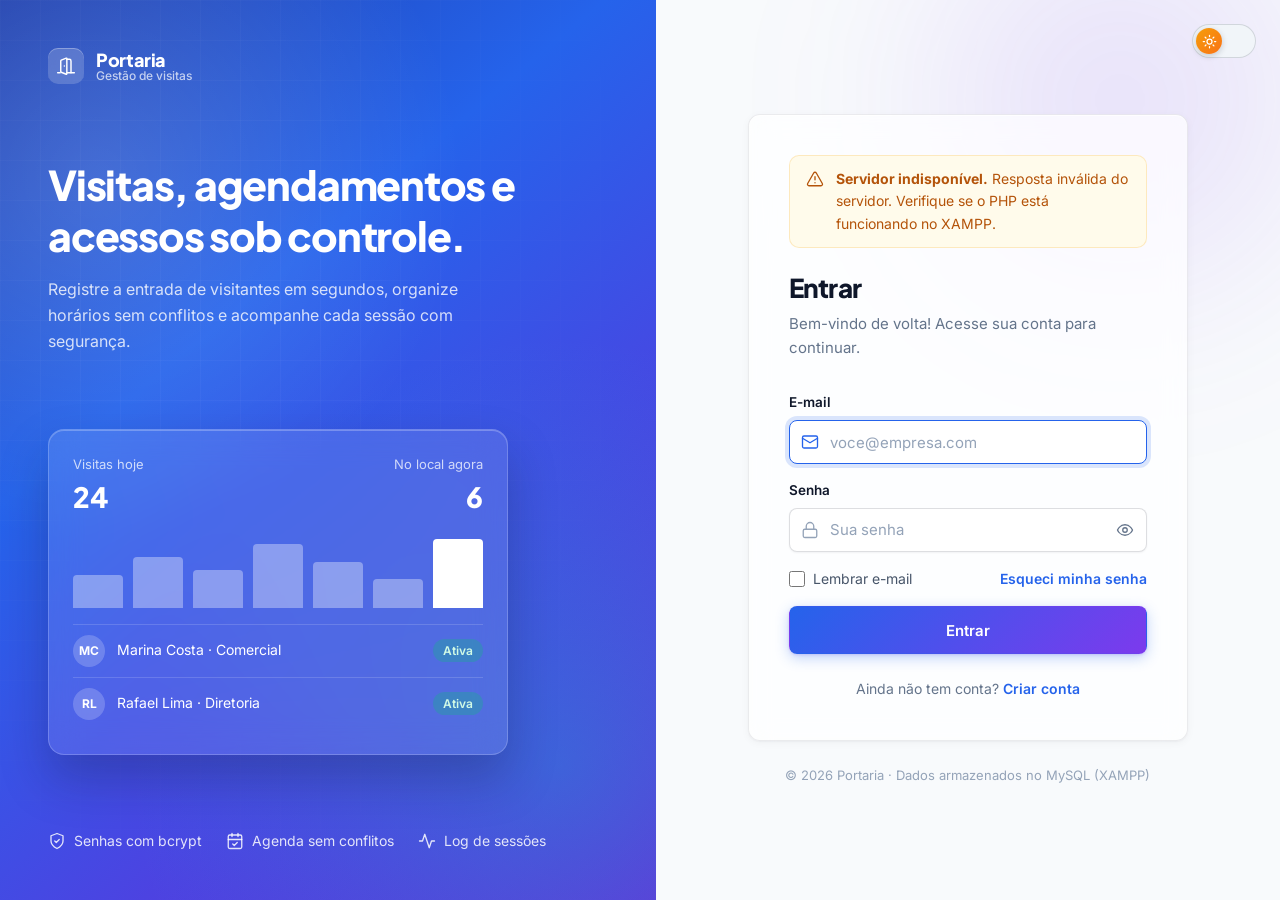
<file: index.html>
<!DOCTYPE html>
<html lang="pt-BR">
<head>
  <meta charset="UTF-8">
  <meta name="viewport" content="width=device-width, initial-scale=1">
  <meta name="color-scheme" content="light dark">
  <meta name="description" content="Portaria — sistema de gestão de visitas, agendamentos e controle de acesso.">
  <title>Entrar · Portaria</title>

  <!-- Aplica o tema salvo ANTES de desenhar a página (evita "flash" de tema errado) -->
  <script>
    (function () {
      var t = null;
      try { t = localStorage.getItem('portaria-tema'); } catch (e) {}
      if (t !== 'light' && t !== 'dark') t = window.matchMedia && matchMedia('(prefers-color-scheme: dark)').matches ? 'dark' : 'light';
      document.documentElement.setAttribute('data-theme', t);
    })();
  </script>

  <link rel="icon" href="assets/favicon.svg" type="image/svg+xml">
  <link rel="preconnect" href="https://fonts.googleapis.com">
  <link rel="preconnect" href="https://fonts.gstatic.com" crossorigin>
  <link href="https://fonts.googleapis.com/css2?family=Inter:wght@400;500;600;700&family=Plus+Jakarta+Sans:wght@600;700;800&display=swap" rel="stylesheet">
  <link rel="stylesheet" href="css/style.css">
</head>
<body>
  <div class="bg-decor" aria-hidden="true"></div>

  <main class="auth">

    <!-- ============ Lado da marca (some em telas menores) ============ -->
    <section class="auth-hero" aria-hidden="true">
      <span class="brand">
        <span class="brand-mark"><svg viewBox="0 0 24 24" fill="none" stroke="currentColor" stroke-width="1.75" stroke-linecap="round" stroke-linejoin="round"><path d="M13 4h3a2 2 0 0 1 2 2v14"/><path d="M2 20h3M13 20h9"/><path d="M10 12v.01"/><path d="M13 4.56v16.88a.5.5 0 0 1-.68.47l-6-2.4A1 1 0 0 1 5.7 18.6V5.94a1 1 0 0 1 .62-.93l6-2.4a.5.5 0 0 1 .68.47Z"/></svg></span>
        <span class="brand-name">Portaria<span class="brand-sub">Gestão de visitas</span></span>
      </span>

      <div>
        <h1>Visitas, agendamentos e acessos sob controle.</h1>
        <p class="lead">Registre a entrada de visitantes em segundos, organize horários sem conflitos e acompanhe cada sessão com segurança.</p>
      </div>

      <div class="hero-preview">
        <div class="hp-row">
          <div><p class="hp-label">Visitas hoje</p><p class="hp-value">24</p></div>
          <div style="text-align:right"><p class="hp-label">No local agora</p><p class="hp-value">6</p></div>
        </div>
        <div class="hp-bars">
          <i style="height:45%;animation-delay:.1s"></i><i style="height:70%;animation-delay:.15s"></i><i style="height:52%;animation-delay:.2s"></i>
          <i style="height:88%;animation-delay:.25s"></i><i style="height:64%;animation-delay:.3s"></i><i style="height:40%;animation-delay:.35s"></i><i style="height:95%;animation-delay:.4s"></i>
        </div>
        <div class="hp-item"><span class="dot">MC</span><span>Marina Costa · Comercial</span><span class="tag">Ativa</span></div>
        <div class="hp-item"><span class="dot">RL</span><span>Rafael Lima · Diretoria</span><span class="tag">Ativa</span></div>
      </div>

      <div class="hero-features">
        <span><svg viewBox="0 0 24 24" fill="none" stroke="currentColor" stroke-width="1.75" stroke-linecap="round" stroke-linejoin="round"><path d="M12 22s8-4 8-10V5l-8-3-8 3v7c0 6 8 10 8 10z"/><path d="m9 12 2 2 4-4"/></svg>Senhas com bcrypt</span>
        <span><svg viewBox="0 0 24 24" fill="none" stroke="currentColor" stroke-width="1.75" stroke-linecap="round" stroke-linejoin="round"><rect x="3" y="4" width="18" height="18" rx="2"/><path d="M16 2v4M8 2v4M3 10h18"/><path d="m9 16 2 2 4-4"/></svg>Agenda sem conflitos</span>
        <span><svg viewBox="0 0 24 24" fill="none" stroke="currentColor" stroke-width="1.75" stroke-linecap="round" stroke-linejoin="round"><path d="M22 12h-4l-3 9L9 3l-3 9H2"/></svg>Log de sessões</span>
      </div>
    </section>

    <!-- ============ Formulários ============ -->
    <section class="auth-panel">
      <button class="theme-toggle" type="button" role="switch" aria-checked="false" aria-label="Tema escuro" data-theme-toggle>
        <span class="knob">
          <svg class="i-sun" viewBox="0 0 24 24" fill="none" stroke="currentColor" stroke-width="2" stroke-linecap="round" stroke-linejoin="round" aria-hidden="true"><circle cx="12" cy="12" r="4"/><path d="M12 2v2M12 20v2M4.93 4.93l1.41 1.41M17.66 17.66l1.41 1.41M2 12h2M20 12h2M6.34 17.66l-1.41 1.41M19.07 4.93l-1.41 1.41"/></svg>
          <svg class="i-moon" viewBox="0 0 24 24" fill="none" stroke="currentColor" stroke-width="2" stroke-linecap="round" stroke-linejoin="round" aria-hidden="true"><path d="M12 3a6 6 0 0 0 9 9 9 9 0 1 1-9-9z"/></svg>
        </span>
      </button>

      <span class="brand mobile-only">
        <span class="brand-mark"><svg viewBox="0 0 24 24" fill="none" stroke="currentColor" stroke-width="1.75" stroke-linecap="round" stroke-linejoin="round" aria-hidden="true"><path d="M13 4h3a2 2 0 0 1 2 2v14"/><path d="M2 20h3M13 20h9"/><path d="M10 12v.01"/><path d="M13 4.56v16.88a.5.5 0 0 1-.68.47l-6-2.4A1 1 0 0 1 5.7 18.6V5.94a1 1 0 0 1 .62-.93l6-2.4a.5.5 0 0 1 .68.47Z"/></svg></span>
        <span class="brand-name">Portaria<span class="brand-sub">Gestão de visitas</span></span>
      </span>

      <div class="card auth-card" id="auth-card">

        <!-- Aviso: API inacessível / arquivo aberto sem servidor -->
        <div class="alert alert-warning" id="aviso-servidor" role="alert" style="margin-bottom:24px" hidden>
          <svg viewBox="0 0 24 24" fill="none" stroke="currentColor" stroke-width="1.75" stroke-linecap="round" stroke-linejoin="round" aria-hidden="true"><path d="m21.73 18-8-14a2 2 0 0 0-3.48 0l-8 14A2 2 0 0 0 4 21h16a2 2 0 0 0 1.73-3z"/><path d="M12 9v4M12 17h.01"/></svg>
          <div><strong>Servidor indisponível.</strong> <span data-msg>Inicie o Apache e o MySQL no XAMPP e acesse pelo endereço <code>http://localhost/</code> + nome da pasta.</span></div>
        </div>

        <!-- ===== LOGIN ===== -->
        <div id="view-login">
          <div class="auth-head">
            <h2>Entrar</h2>
            <p>Bem-vindo de volta! Acesse sua conta para continuar.</p>
          </div>
          <form id="form-login" class="form" novalidate>
            <div class="field">
              <label class="field-label" for="login-email">E-mail</label>
              <div class="input-wrap">
                <svg class="input-icon" viewBox="0 0 24 24" fill="none" stroke="currentColor" stroke-width="1.75" stroke-linecap="round" stroke-linejoin="round" aria-hidden="true"><rect x="2" y="4" width="20" height="16" rx="2"/><path d="m22 7-10 6L2 7"/></svg>
                <input class="input" id="login-email" name="email" type="email" placeholder="voce@empresa.com" autocomplete="username" required>
              </div>
              <p class="field-error" role="alert"></p>
            </div>
            <div class="field">
              <label class="field-label" for="login-senha">Senha</label>
              <div class="input-wrap">
                <svg class="input-icon" viewBox="0 0 24 24" fill="none" stroke="currentColor" stroke-width="1.75" stroke-linecap="round" stroke-linejoin="round" aria-hidden="true"><rect x="3" y="11" width="18" height="11" rx="2"/><path d="M7 11V7a5 5 0 0 1 10 0v4"/></svg>
                <button type="button" class="input-action" data-toggle-senha aria-label="Mostrar senha" aria-pressed="false"><svg viewBox="0 0 24 24" fill="none" stroke="currentColor" stroke-width="1.75" stroke-linecap="round" stroke-linejoin="round" aria-hidden="true"><path d="M2 12s3-7 10-7 10 7 10 7-3 7-10 7-10-7-10-7Z"/><circle cx="12" cy="12" r="3"/></svg></button>
                <input class="input" id="login-senha" name="senha" type="password" placeholder="Sua senha" autocomplete="current-password" required>
              </div>
              <p class="field-error" role="alert"></p>
            </div>
            <div class="auth-row">
              <label class="checkbox"><input type="checkbox" name="lembrar"> Lembrar e-mail</label>
              <a class="link-btn" href="#recuperar">Esqueci minha senha</a>
            </div>
            <div class="alert alert-danger" id="erro-login" role="alert" hidden>
              <svg viewBox="0 0 24 24" fill="none" stroke="currentColor" stroke-width="1.75" stroke-linecap="round" stroke-linejoin="round" aria-hidden="true"><circle cx="12" cy="12" r="10"/><path d="M12 8v4M12 16h.01"/></svg>
              <span></span>
            </div>
            <button class="btn btn-primary btn-lg btn-block" type="submit"><span>Entrar</span></button>
          </form>
          <p class="auth-switch">Ainda não tem conta? <a class="link-btn" href="#cadastro">Criar conta</a></p>
        </div>

        <!-- ===== CADASTRO ===== -->
        <div id="view-cadastro" hidden>
          <a class="back-link" href="#"><svg viewBox="0 0 24 24" fill="none" stroke="currentColor" stroke-width="1.75" stroke-linecap="round" stroke-linejoin="round" aria-hidden="true"><path d="M19 12H5M12 19l-7-7 7-7"/></svg>Voltar para o login</a>
          <div class="auth-head">
            <h2>Criar conta</h2>
            <p>Preencha seus dados para começar a usar o sistema.</p>
          </div>
          <form id="form-cadastro" class="form" novalidate>
            <div class="field">
              <label class="field-label" for="cad-nome">Nome completo</label>
              <div class="input-wrap">
                <svg class="input-icon" viewBox="0 0 24 24" fill="none" stroke="currentColor" stroke-width="1.75" stroke-linecap="round" stroke-linejoin="round" aria-hidden="true"><path d="M19 21v-2a4 4 0 0 0-4-4H9a4 4 0 0 0-4 4v2"/><circle cx="12" cy="7" r="4"/></svg>
                <input class="input" id="cad-nome" name="nome_completo" type="text" placeholder="Seu nome e sobrenome" autocomplete="name" maxlength="120" required>
              </div>
              <p class="field-error" role="alert"></p>
            </div>
            <div class="field">
              <label class="field-label" for="cad-email">E-mail</label>
              <div class="input-wrap">
                <svg class="input-icon" viewBox="0 0 24 24" fill="none" stroke="currentColor" stroke-width="1.75" stroke-linecap="round" stroke-linejoin="round" aria-hidden="true"><rect x="2" y="4" width="20" height="16" rx="2"/><path d="m22 7-10 6L2 7"/></svg>
                <input class="input" id="cad-email" name="email" type="email" placeholder="voce@empresa.com" autocomplete="email" maxlength="160" required>
              </div>
              <p class="field-error" role="alert"></p>
            </div>
            <div class="form-row">
              <div class="field">
                <label class="field-label" for="cad-senha">Senha</label>
                <div class="input-wrap">
                  <button type="button" class="input-action" data-toggle-senha aria-label="Mostrar senha" aria-pressed="false"><svg viewBox="0 0 24 24" fill="none" stroke="currentColor" stroke-width="1.75" stroke-linecap="round" stroke-linejoin="round" aria-hidden="true"><path d="M2 12s3-7 10-7 10 7 10 7-3 7-10 7-10-7-10-7Z"/><circle cx="12" cy="12" r="3"/></svg></button>
                  <input class="input" id="cad-senha" name="senha" type="password" placeholder="Mín. 6 caracteres" autocomplete="new-password" maxlength="72" required>
                </div>
                <div class="strength" id="forca-senha" data-nivel="0" aria-hidden="true"><span></span><span></span><span></span><span></span></div>
                <p class="field-error" role="alert"></p>
              </div>
              <div class="field">
                <label class="field-label" for="cad-confirmar">Confirmar senha</label>
                <div class="input-wrap">
                  <input class="input" id="cad-confirmar" name="confirmar_senha" type="password" placeholder="Repita a senha" autocomplete="new-password" maxlength="72" required>
                </div>
                <p class="field-error" role="alert"></p>
              </div>
            </div>
            <div class="field">
              <label class="field-label" for="cad-nivel">Nível de acesso</label>
              <select class="select" id="cad-nivel" name="nivel_acesso" required>
                <option value="">Selecione…</option>
                <option value="usuario">Usuário — registra visitas e agendamentos</option>
                <option value="visitante">Visitante — apenas agendamentos próprios</option>
              </select>
              <p class="field-hint">Contas de administrador são criadas por um administrador.</p>
              <p class="field-error" role="alert"></p>
            </div>
            <button class="btn btn-primary btn-lg btn-block" type="submit"><span>Cadastrar</span></button>
          </form>
          <p class="auth-switch">Já tem conta? <a class="link-btn" href="#">Entrar</a></p>
        </div>

        <!-- ===== RECUPERAR SENHA ===== -->
        <div id="view-recuperar" hidden>
          <a class="back-link" href="#"><svg viewBox="0 0 24 24" fill="none" stroke="currentColor" stroke-width="1.75" stroke-linecap="round" stroke-linejoin="round" aria-hidden="true"><path d="M19 12H5M12 19l-7-7 7-7"/></svg>Voltar para o login</a>
          <div class="steps-dots" aria-hidden="true"><span></span><span></span></div>
          <div class="auth-head">
            <h2>Recuperar senha</h2>
            <p id="rec-subtitulo">Informe o e-mail da sua conta para receber um código de verificação.</p>
          </div>

          <form id="form-recuperar" class="form" novalidate>
            <div class="field">
              <label class="field-label" for="rec-email">E-mail</label>
              <div class="input-wrap">
                <svg class="input-icon" viewBox="0 0 24 24" fill="none" stroke="currentColor" stroke-width="1.75" stroke-linecap="round" stroke-linejoin="round" aria-hidden="true"><rect x="2" y="4" width="20" height="16" rx="2"/><path d="m22 7-10 6L2 7"/></svg>
                <input class="input" id="rec-email" name="email" type="email" placeholder="voce@empresa.com" autocomplete="email" required>
              </div>
              <p class="field-error" role="alert"></p>
            </div>
            <button class="btn btn-primary btn-lg btn-block" type="submit"><span>Enviar código</span></button>
          </form>

          <form id="form-redefinir" class="form" novalidate hidden>
            <div class="alert alert-info" id="rec-info"></div>
            <div class="field">
              <label class="field-label" for="rec-codigo">Código de verificação</label>
              <div class="input-wrap">
                <svg class="input-icon" viewBox="0 0 24 24" fill="none" stroke="currentColor" stroke-width="1.75" stroke-linecap="round" stroke-linejoin="round" aria-hidden="true"><circle cx="7.5" cy="15.5" r="5.5"/><path d="m21 2-9.6 9.6M15.5 7.5l3 3L22 7l-3-3"/></svg>
                <input class="input mono" id="rec-codigo" name="codigo" type="text" inputmode="numeric" maxlength="6" placeholder="000000" autocomplete="one-time-code" required>
              </div>
              <p class="field-error" role="alert"></p>
            </div>
            <div class="form-row">
              <div class="field">
                <label class="field-label" for="rec-senha">Nova senha</label>
                <div class="input-wrap">
                  <button type="button" class="input-action" data-toggle-senha aria-label="Mostrar senha" aria-pressed="false"><svg viewBox="0 0 24 24" fill="none" stroke="currentColor" stroke-width="1.75" stroke-linecap="round" stroke-linejoin="round" aria-hidden="true"><path d="M2 12s3-7 10-7 10 7 10 7-3 7-10 7-10-7-10-7Z"/><circle cx="12" cy="12" r="3"/></svg></button>
                  <input class="input" id="rec-senha" name="senha" type="password" placeholder="Mín. 6 caracteres" autocomplete="new-password" maxlength="72" required>
                </div>
                <p class="field-error" role="alert"></p>
              </div>
              <div class="field">
                <label class="field-label" for="rec-confirmar">Confirmar</label>
                <div class="input-wrap">
                  <input class="input" id="rec-confirmar" name="confirmar_senha" type="password" placeholder="Repita a senha" autocomplete="new-password" maxlength="72" required>
                </div>
                <p class="field-error" role="alert"></p>
              </div>
            </div>
            <button class="btn btn-primary btn-lg btn-block" type="submit"><span>Redefinir senha</span></button>
            <button class="btn btn-ghost btn-block" type="button" id="rec-voltar"><span>Usar outro e-mail</span></button>
          </form>
        </div>
      </div>

      <p class="auth-footer">© 2026 Portaria · Dados armazenados no MySQL (XAMPP)</p>
    </section>
  </main>

  <div id="toasts" class="toasts" aria-live="polite"></div>

  <script src="js/utils.js"></script>
  <script src="js/db.js"></script>
  <script src="js/auth.js"></script>
  <script>
    document.querySelectorAll('[data-theme-toggle]').forEach(function (b) {
      b.setAttribute('aria-checked', String(document.documentElement.dataset.theme === 'dark'));
    });
    Auth.iniciarPaginaLogin();
  </script>
</body>
</html>
</file>
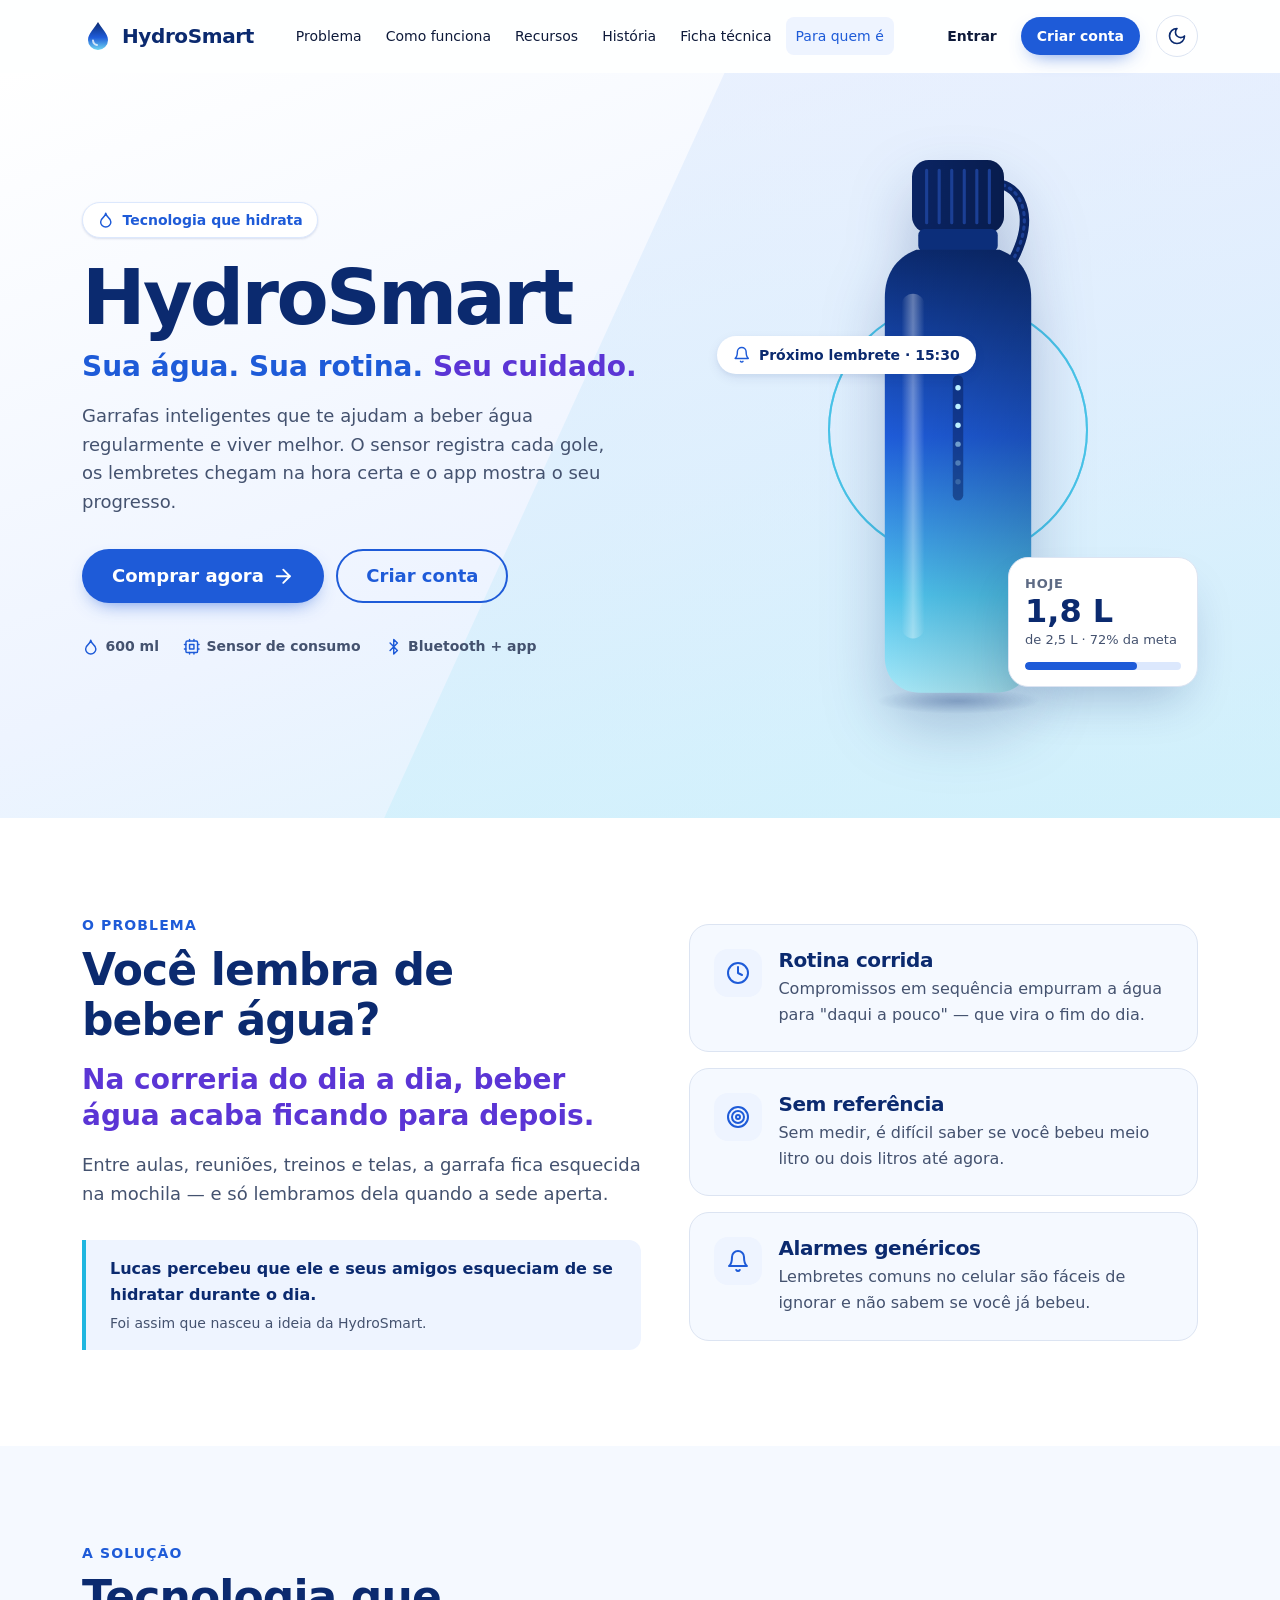
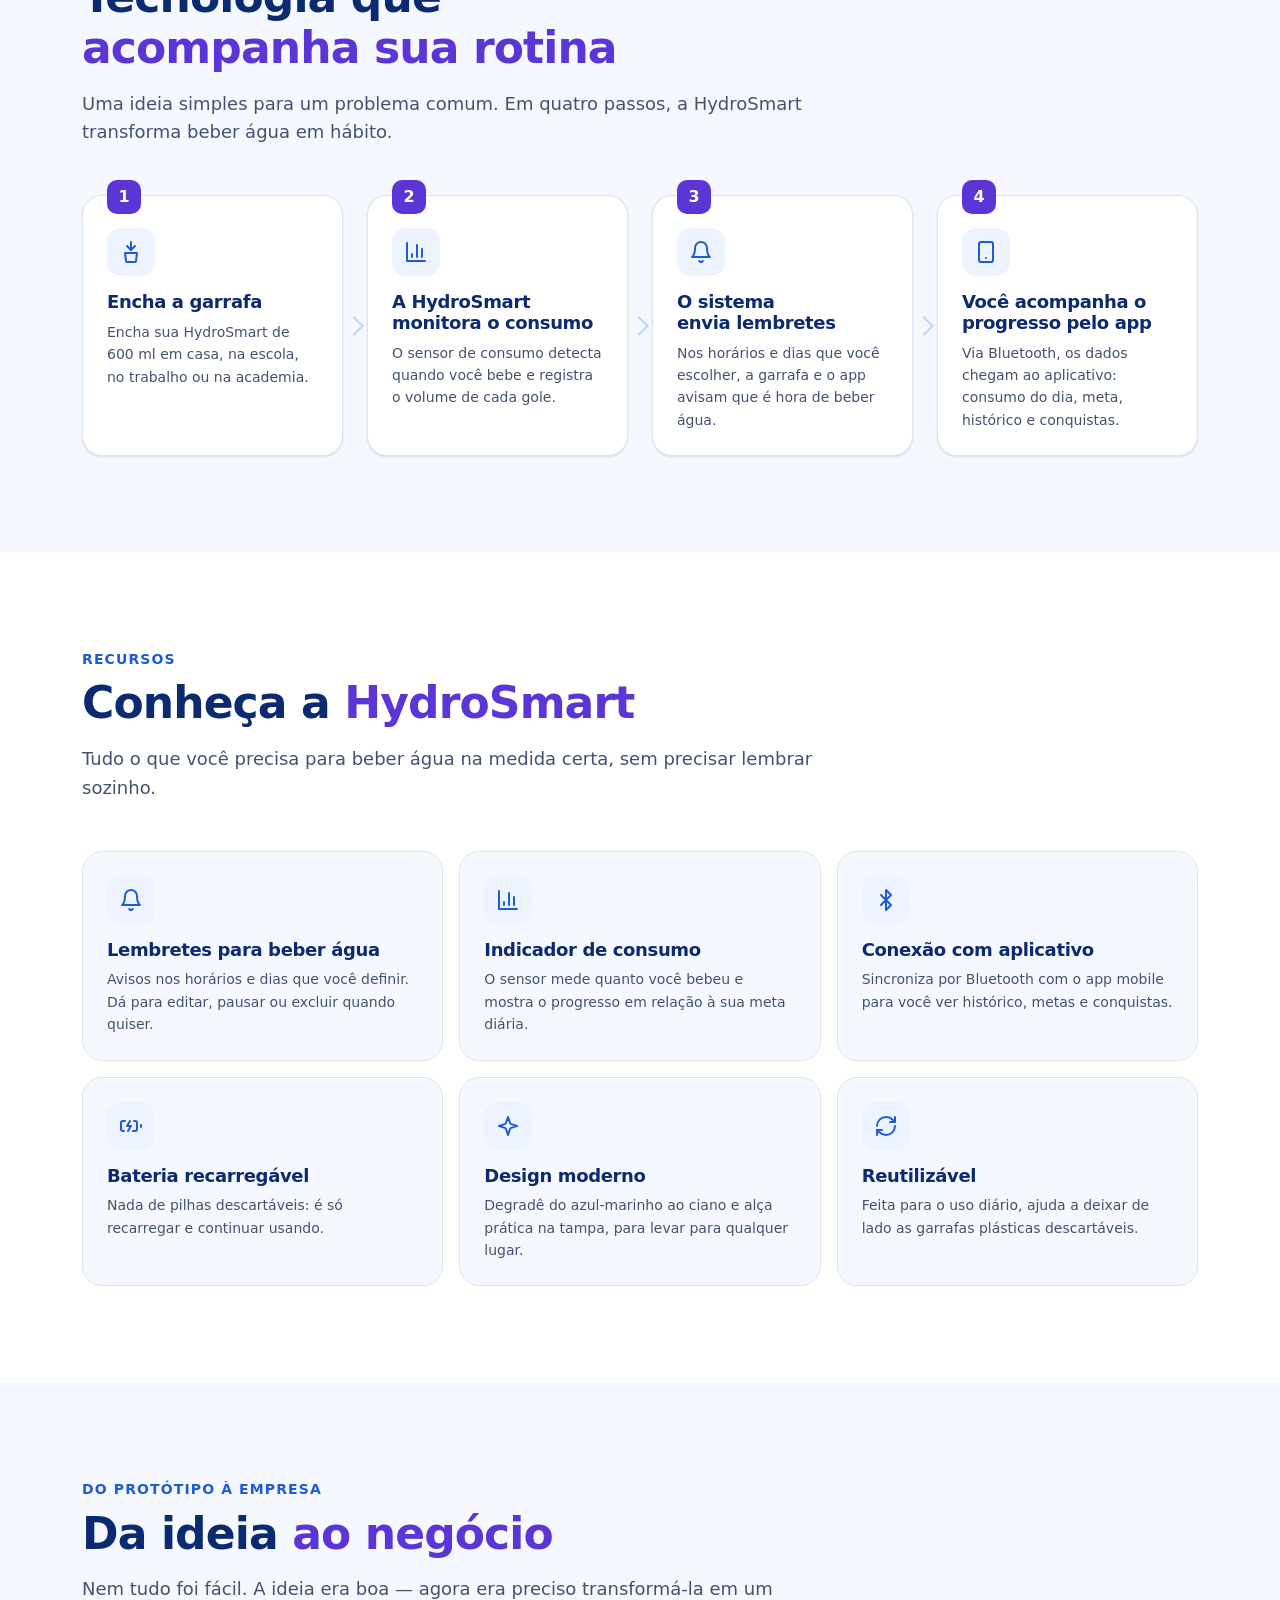
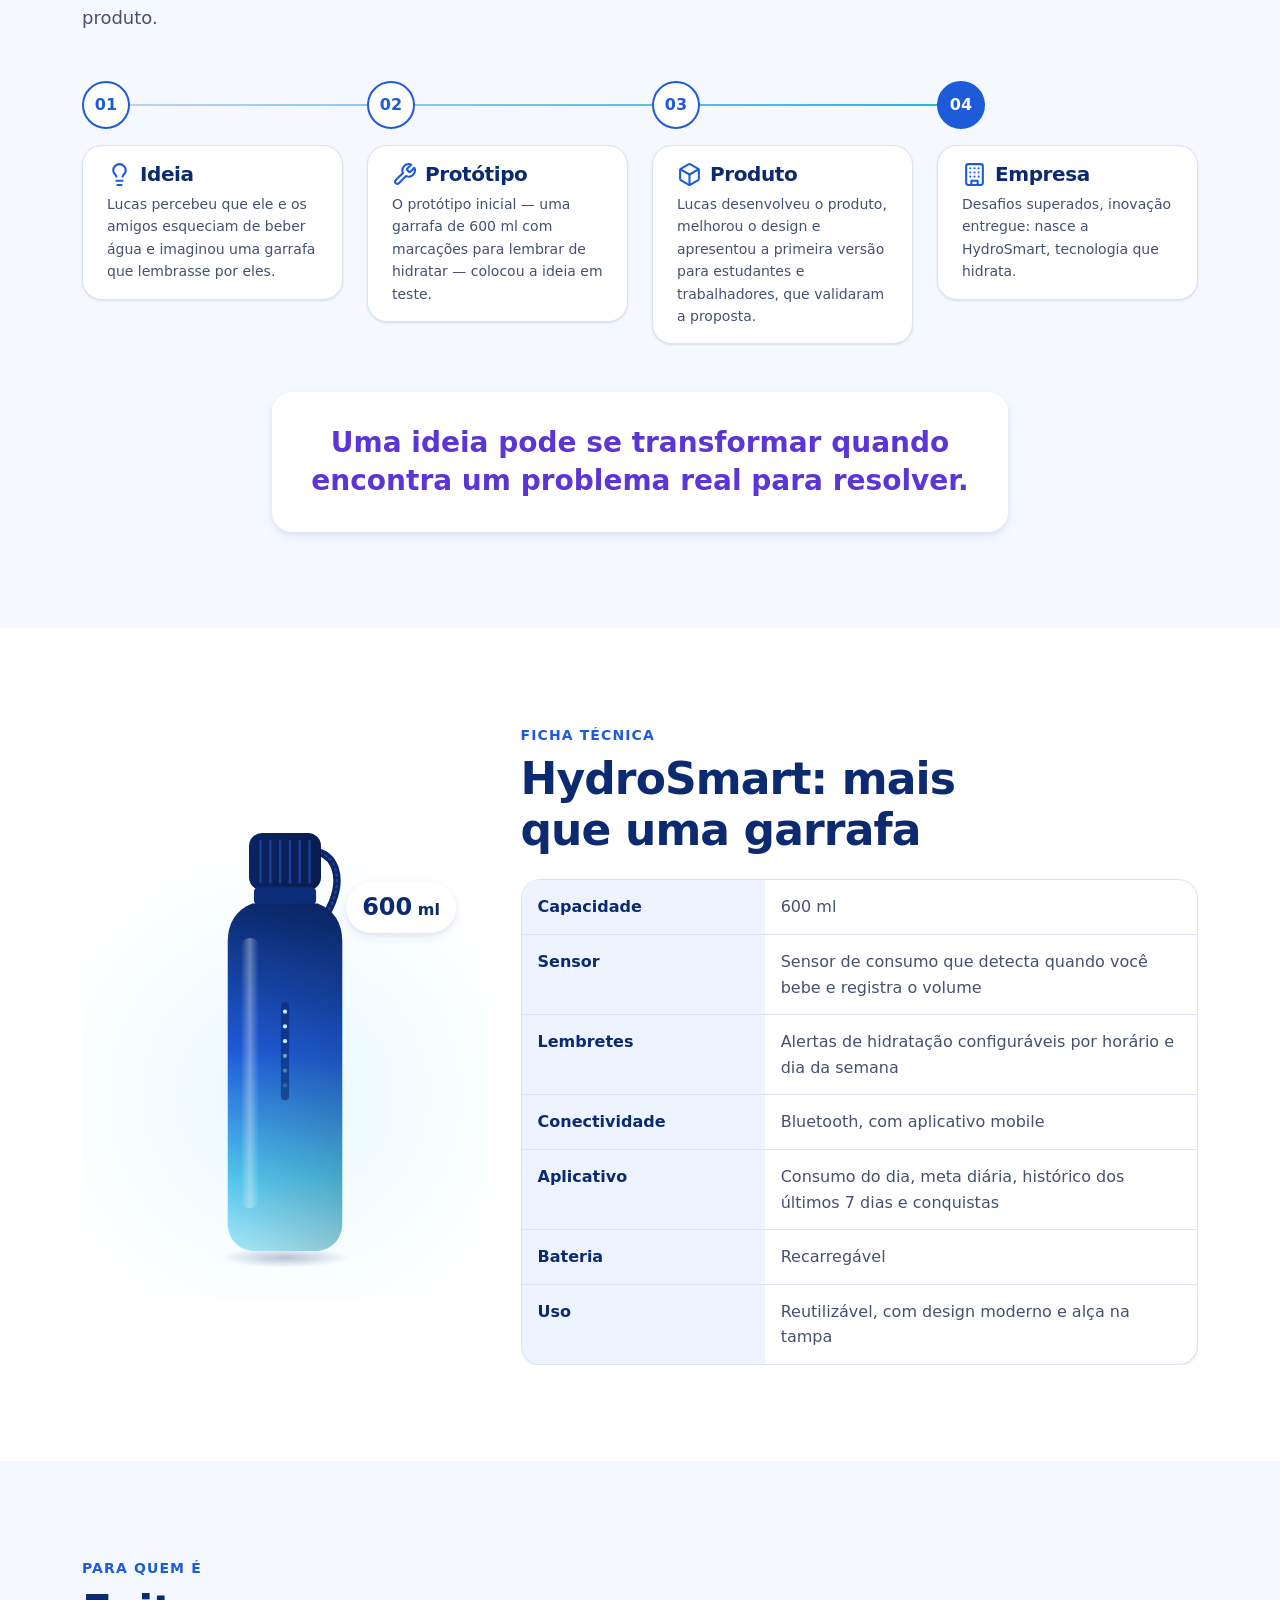
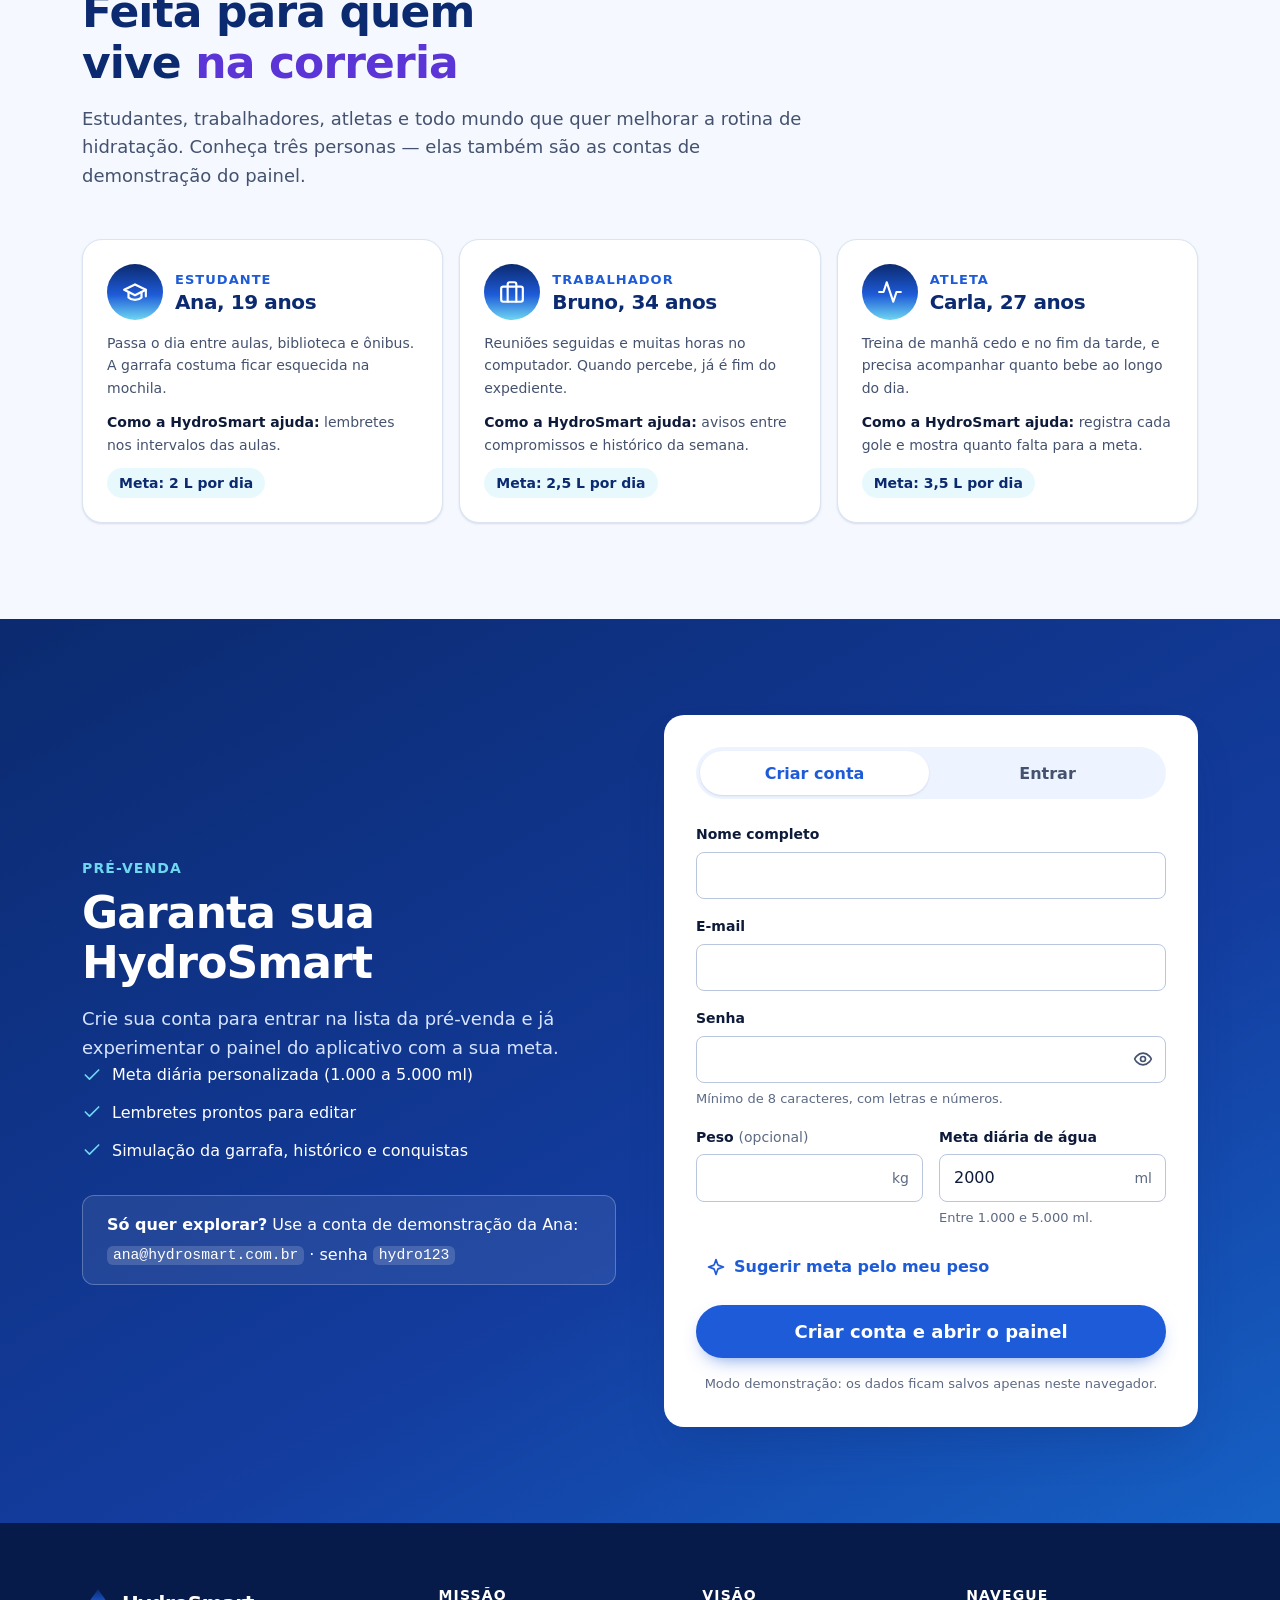
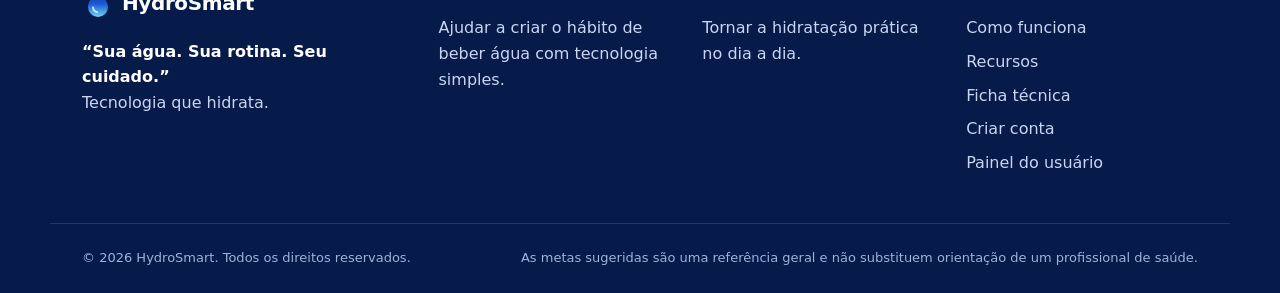
<file: hydrosmart/index.html>
<!DOCTYPE html>
<!--
  index.html — Landing page institucional da HydroSmart
  "Sua água. Sua rotina. Seu cuidado."
-->
<html lang="pt-BR">
<head>
  <meta charset="UTF-8">
  <meta name="viewport" content="width=device-width, initial-scale=1">
  <title>HydroSmart — Garrafa inteligente que te ajuda a beber água</title>
  <meta name="description" content="HydroSmart: garrafa inteligente de 600 ml com sensor de consumo, lembretes de hidratação, conexão com app e bateria recarregável. Sua água. Sua rotina. Seu cuidado.">
  <meta name="theme-color" content="#0B2A6F">
  <link rel="icon" href="assets/favicon.svg" type="image/svg+xml">
  <script>
    // Aplica o tema salvo (ou o do sistema) antes de desenhar a página — evita piscar claro → escuro
    (function () {
      var tema = null;
      try { tema = localStorage.getItem('hydrosmart_tema'); } catch (e) { /* storage bloqueado */ }
      if (tema !== 'claro' && tema !== 'escuro') {
        tema = window.matchMedia('(prefers-color-scheme: dark)').matches ? 'escuro' : 'claro';
      }
      document.documentElement.setAttribute('data-tema', tema);
    })();
  </script>
  <link rel="stylesheet" href="css/style.css">
  <script type="module" src="js/app.js"></script>
</head>
<body>
  <a class="pular-link" href="#conteudo">Pular para o conteúdo</a>

  <!-- Aviso exibido só quando a página é aberta direto do disco (file://) -->
  <div class="aviso-servidor" role="alert">
    <p>
      <strong>Abra o projeto por um servidor local.</strong>
      Os módulos JavaScript não funcionam em <code>file://</code>. No terminal, dentro da pasta do projeto, rode
      <code>npx serve .</code> ou <code>python -m http.server 8000</code> e acesse <code>http://localhost:8000</code>.
    </p>
  </div>

  <!-- ============================== TOPO ============================== -->
  <header class="topo" id="topo">
    <div class="container topo__interno">
      <a href="#inicio" class="marca" aria-label="HydroSmart, voltar ao início">
        <img src="assets/favicon.svg" alt="" width="32" height="32">
        <span>HydroSmart</span>
      </a>

      <nav class="menu" id="menu-principal" aria-label="Navegação principal">
        <ul class="menu__lista">
          <li><a href="#problema">Problema</a></li>
          <li><a href="#como-funciona">Como funciona</a></li>
          <li><a href="#recursos">Recursos</a></li>
          <li><a href="#historia">História</a></li>
          <li><a href="#ficha-tecnica">Ficha técnica</a></li>
          <li><a href="#publico">Para quem é</a></li>
        </ul>
        <div class="menu__acoes" data-sessao="anonimo">
          <a href="#cadastro" class="botao botao--fantasma botao--pequeno" data-aba="entrar">Entrar</a>
          <a href="#cadastro" class="botao botao--primario botao--pequeno" data-aba="cadastro">Criar conta</a>
        </div>
        <div class="menu__acoes" data-sessao="logado" hidden>
          <a href="dashboard.html" class="botao botao--primario botao--pequeno">
            <svg class="icone" aria-hidden="true" focusable="false"><use href="assets/icones.svg#i-grafico"></use></svg>
            Meu painel
          </a>
        </div>
      </nav>

      <!-- Tema claro/escuro + botão do menu (o menu só aparece no celular) -->
      <div class="topo__ferramentas">
        <button class="botao-tema" type="button" data-alternar-tema aria-pressed="false" aria-label="Modo escuro" title="Mudar para o modo escuro">
          <svg class="icone icone--lua" aria-hidden="true" focusable="false"><use href="assets/icones.svg#i-lua"></use></svg>
          <svg class="icone icone--sol" aria-hidden="true" focusable="false"><use href="assets/icones.svg#i-sol"></use></svg>
        </button>
        <button class="topo__menu-botao" type="button" aria-expanded="false" aria-controls="menu-principal" aria-label="Abrir menu">
          <svg class="icone" aria-hidden="true" focusable="false"><use href="assets/icones.svg#i-menu"></use></svg>
        </button>
      </div>
    </div>
  </header>

  <main id="conteudo">
    <!-- ============================== HERO ============================== -->
    <section class="hero" id="inicio" aria-labelledby="hero-titulo">
      <div class="container hero__grade">
        <div class="hero__texto">
          <p class="selo">
            <svg class="icone" aria-hidden="true" focusable="false"><use href="assets/icones.svg#i-gota"></use></svg>
            Tecnologia que hidrata
          </p>
          <h1 id="hero-titulo" class="hero__titulo">HydroSmart</h1>
          <p class="hero__slogan">Sua água. Sua rotina. <span class="texto-destaque">Seu cuidado.</span></p>
          <p class="hero__descricao">
            Garrafas inteligentes que te ajudam a beber água regularmente e viver melhor.
            O sensor registra cada gole, os lembretes chegam na hora certa e o app mostra o seu progresso.
          </p>
          <div class="hero__acoes">
            <a href="#cadastro" class="botao botao--primario botao--grande" data-aba="cadastro">
              Comprar agora
              <svg class="icone" aria-hidden="true" focusable="false"><use href="assets/icones.svg#i-seta"></use></svg>
            </a>
            <a href="#cadastro" class="botao botao--contorno botao--grande" data-aba="cadastro">Criar conta</a>
          </div>
          <ul class="hero__destaques">
            <li><svg class="icone" aria-hidden="true" focusable="false"><use href="assets/icones.svg#i-gota"></use></svg> 600 ml</li>
            <li><svg class="icone" aria-hidden="true" focusable="false"><use href="assets/icones.svg#i-sensor"></use></svg> Sensor de consumo</li>
            <li><svg class="icone" aria-hidden="true" focusable="false"><use href="assets/icones.svg#i-bluetooth"></use></svg> Bluetooth + app</li>
          </ul>
        </div>

        <div class="hero__visual">
          <div class="hero__ondas" aria-hidden="true"><span></span><span></span><span></span></div>
          <img class="hero__garrafa" src="assets/garrafa-hydrosmart.svg" width="220" height="560"
               alt="Garrafa inteligente HydroSmart de 600 ml, com degradê do azul-marinho ao ciano, alça na tampa e faixa de LEDs do sensor">

          <!-- Prévia do app: números ilustrativos -->
          <div class="hero__app" role="img" aria-label="Prévia do aplicativo: 1,8 litro de 2,5 litros consumidos hoje, 72% da meta">
            <p class="hero__app-rotulo" aria-hidden="true">Hoje</p>
            <p class="hero__app-valor" aria-hidden="true"><span data-contador="1800">1,8</span> L</p>
            <p class="hero__app-meta" aria-hidden="true">de 2,5 L · 72% da meta</p>
            <div class="hero__app-barra" aria-hidden="true"><span style="--progresso: 72%"></span></div>
          </div>

          <div class="hero__chip" aria-hidden="true">
            <svg class="icone" focusable="false"><use href="assets/icones.svg#i-sino"></use></svg>
            Próximo lembrete · 15:30
          </div>
        </div>
      </div>
    </section>

    <!-- ============================== O PROBLEMA ============================== -->
    <section class="secao secao--clara" id="problema" aria-labelledby="problema-titulo">
      <div class="container problema">
        <div class="problema__texto" data-revelar>
          <p class="secao__rotulo">O problema</p>
          <h2 id="problema-titulo" class="secao__titulo">Você lembra de beber água?</h2>
          <p class="problema__destaque">Na correria do dia a dia, beber água acaba ficando para depois.</p>
          <p class="secao__intro">
            Entre aulas, reuniões, treinos e telas, a garrafa fica esquecida na mochila — e só lembramos dela
            quando a sede aperta.
          </p>
          <blockquote class="citacao">
            <p>Lucas percebeu que ele e seus amigos esqueciam de se hidratar durante o dia.</p>
            <footer>Foi assim que nasceu a ideia da HydroSmart.</footer>
          </blockquote>
        </div>

        <ul class="problema__lista" role="list">
          <li class="cartao-problema" data-revelar>
            <span class="cartao-problema__icone"><svg class="icone" aria-hidden="true" focusable="false"><use href="assets/icones.svg#i-relogio"></use></svg></span>
            <div>
              <h3>Rotina corrida</h3>
              <p>Compromissos em sequência empurram a água para "daqui a pouco" — que vira o fim do dia.</p>
            </div>
          </li>
          <li class="cartao-problema" data-revelar>
            <span class="cartao-problema__icone"><svg class="icone" aria-hidden="true" focusable="false"><use href="assets/icones.svg#i-alvo"></use></svg></span>
            <div>
              <h3>Sem referência</h3>
              <p>Sem medir, é difícil saber se você bebeu meio litro ou dois litros até agora.</p>
            </div>
          </li>
          <li class="cartao-problema" data-revelar>
            <span class="cartao-problema__icone"><svg class="icone" aria-hidden="true" focusable="false"><use href="assets/icones.svg#i-sino"></use></svg></span>
            <div>
              <h3>Alarmes genéricos</h3>
              <p>Lembretes comuns no celular são fáceis de ignorar e não sabem se você já bebeu.</p>
            </div>
          </li>
        </ul>
      </div>
    </section>

    <!-- ============================== COMO FUNCIONA ============================== -->
    <section class="secao" id="como-funciona" aria-labelledby="como-titulo">
      <div class="container">
        <header class="secao__cabecalho" data-revelar>
          <p class="secao__rotulo">A solução</p>
          <h2 id="como-titulo" class="secao__titulo">Tecnologia que <span class="texto-destaque">acompanha sua rotina</span></h2>
          <p class="secao__intro">Uma ideia simples para um problema comum. Em quatro passos, a HydroSmart transforma beber água em hábito.</p>
        </header>

        <ol class="passos" role="list">
          <li class="passo" data-revelar>
            <span class="passo__numero" aria-hidden="true">1</span>
            <span class="passo__icone"><svg class="icone" aria-hidden="true" focusable="false"><use href="assets/icones.svg#i-encher"></use></svg></span>
            <h3 class="passo__titulo"><span class="visualmente-oculto">Passo 1: </span>Encha a garrafa</h3>
            <p>Encha sua HydroSmart de 600 ml em casa, na escola, no trabalho ou na academia.</p>
          </li>
          <li class="passo" data-revelar>
            <span class="passo__numero" aria-hidden="true">2</span>
            <span class="passo__icone"><svg class="icone" aria-hidden="true" focusable="false"><use href="assets/icones.svg#i-grafico"></use></svg></span>
            <h3 class="passo__titulo"><span class="visualmente-oculto">Passo 2: </span>A HydroSmart monitora o consumo</h3>
            <p>O sensor de consumo detecta quando você bebe e registra o volume de cada gole.</p>
          </li>
          <li class="passo" data-revelar>
            <span class="passo__numero" aria-hidden="true">3</span>
            <span class="passo__icone"><svg class="icone" aria-hidden="true" focusable="false"><use href="assets/icones.svg#i-sino"></use></svg></span>
            <h3 class="passo__titulo"><span class="visualmente-oculto">Passo 3: </span>O sistema envia lembretes</h3>
            <p>Nos horários e dias que você escolher, a garrafa e o app avisam que é hora de beber água.</p>
          </li>
          <li class="passo" data-revelar>
            <span class="passo__numero" aria-hidden="true">4</span>
            <span class="passo__icone"><svg class="icone" aria-hidden="true" focusable="false"><use href="assets/icones.svg#i-celular"></use></svg></span>
            <h3 class="passo__titulo"><span class="visualmente-oculto">Passo 4: </span>Você acompanha o progresso pelo app</h3>
            <p>Via Bluetooth, os dados chegam ao aplicativo: consumo do dia, meta, histórico e conquistas.</p>
          </li>
        </ol>
      </div>
    </section>

    <!-- ============================== RECURSOS ============================== -->
    <section class="secao secao--clara" id="recursos" aria-labelledby="recursos-titulo">
      <div class="container">
        <header class="secao__cabecalho" data-revelar>
          <p class="secao__rotulo">Recursos</p>
          <h2 id="recursos-titulo" class="secao__titulo">Conheça a <span class="texto-destaque">HydroSmart</span></h2>
          <p class="secao__intro">Tudo o que você precisa para beber água na medida certa, sem precisar lembrar sozinho.</p>
        </header>

        <ul class="recursos" role="list">
          <li data-revelar>
            <article class="recurso">
              <span class="recurso__icone"><svg class="icone" aria-hidden="true" focusable="false"><use href="assets/icones.svg#i-sino"></use></svg></span>
              <h3>Lembretes para beber água</h3>
              <p>Avisos nos horários e dias que você definir. Dá para editar, pausar ou excluir quando quiser.</p>
            </article>
          </li>
          <li data-revelar>
            <article class="recurso">
              <span class="recurso__icone"><svg class="icone" aria-hidden="true" focusable="false"><use href="assets/icones.svg#i-grafico"></use></svg></span>
              <h3>Indicador de consumo</h3>
              <p>O sensor mede quanto você bebeu e mostra o progresso em relação à sua meta diária.</p>
            </article>
          </li>
          <li data-revelar>
            <article class="recurso">
              <span class="recurso__icone"><svg class="icone" aria-hidden="true" focusable="false"><use href="assets/icones.svg#i-bluetooth"></use></svg></span>
              <h3>Conexão com aplicativo</h3>
              <p>Sincroniza por Bluetooth com o app mobile para você ver histórico, metas e conquistas.</p>
            </article>
          </li>
          <li data-revelar>
            <article class="recurso">
              <span class="recurso__icone"><svg class="icone" aria-hidden="true" focusable="false"><use href="assets/icones.svg#i-bateria"></use></svg></span>
              <h3>Bateria recarregável</h3>
              <p>Nada de pilhas descartáveis: é só recarregar e continuar usando.</p>
            </article>
          </li>
          <li data-revelar>
            <article class="recurso">
              <span class="recurso__icone"><svg class="icone" aria-hidden="true" focusable="false"><use href="assets/icones.svg#i-brilho"></use></svg></span>
              <h3>Design moderno</h3>
              <p>Degradê do azul-marinho ao ciano e alça prática na tampa, para levar para qualquer lugar.</p>
            </article>
          </li>
          <li data-revelar>
            <article class="recurso">
              <span class="recurso__icone"><svg class="icone" aria-hidden="true" focusable="false"><use href="assets/icones.svg#i-reutilizar"></use></svg></span>
              <h3>Reutilizável</h3>
              <p>Feita para o uso diário, ajuda a deixar de lado as garrafas plásticas descartáveis.</p>
            </article>
          </li>
        </ul>
      </div>
    </section>

    <!-- ============================== HISTÓRIA ============================== -->
    <section class="secao" id="historia" aria-labelledby="historia-titulo">
      <div class="container">
        <header class="secao__cabecalho" data-revelar>
          <p class="secao__rotulo">Do protótipo à empresa</p>
          <h2 id="historia-titulo" class="secao__titulo">Da ideia <span class="texto-destaque">ao negócio</span></h2>
          <p class="secao__intro">Nem tudo foi fácil. A ideia era boa — agora era preciso transformá-la em um produto.</p>
        </header>

        <ol class="linha-tempo" role="list">
          <li class="linha-tempo__item" data-revelar>
            <span class="linha-tempo__marcador" aria-hidden="true">01</span>
            <div class="linha-tempo__conteudo">
              <h3><svg class="icone" aria-hidden="true" focusable="false"><use href="assets/icones.svg#i-lampada"></use></svg> Ideia</h3>
              <p>Lucas percebeu que ele e os amigos esqueciam de beber água e imaginou uma garrafa que lembrasse por eles.</p>
            </div>
          </li>
          <li class="linha-tempo__item" data-revelar>
            <span class="linha-tempo__marcador" aria-hidden="true">02</span>
            <div class="linha-tempo__conteudo">
              <h3><svg class="icone" aria-hidden="true" focusable="false"><use href="assets/icones.svg#i-ferramenta"></use></svg> Protótipo</h3>
              <p>O protótipo inicial — uma garrafa de 600 ml com marcações para lembrar de hidratar — colocou a ideia em teste.</p>
            </div>
          </li>
          <li class="linha-tempo__item" data-revelar>
            <span class="linha-tempo__marcador" aria-hidden="true">03</span>
            <div class="linha-tempo__conteudo">
              <h3><svg class="icone" aria-hidden="true" focusable="false"><use href="assets/icones.svg#i-caixa"></use></svg> Produto</h3>
              <p>Lucas desenvolveu o produto, melhorou o design e apresentou a primeira versão para estudantes e trabalhadores, que validaram a proposta.</p>
            </div>
          </li>
          <li class="linha-tempo__item" data-revelar>
            <span class="linha-tempo__marcador" aria-hidden="true">04</span>
            <div class="linha-tempo__conteudo">
              <h3><svg class="icone" aria-hidden="true" focusable="false"><use href="assets/icones.svg#i-predio"></use></svg> Empresa</h3>
              <p>Desafios superados, inovação entregue: nasce a HydroSmart, tecnologia que hidrata.</p>
            </div>
          </li>
        </ol>

        <blockquote class="citacao citacao--grande" data-revelar>
          <p>Uma ideia pode se transformar quando encontra um problema real para resolver.</p>
        </blockquote>
      </div>
    </section>

    <!-- ============================== FICHA TÉCNICA ============================== -->
    <section class="secao secao--clara" id="ficha-tecnica" aria-labelledby="ficha-titulo">
      <div class="container ficha">
        <div class="ficha__visual" data-revelar>
          <img src="assets/garrafa-hydrosmart.svg" alt="" width="220" height="560" loading="lazy">
          <p class="ficha__capacidade" aria-hidden="true"><strong>600</strong> ml</p>
        </div>

        <div class="ficha__dados" data-revelar>
          <p class="secao__rotulo">Ficha técnica</p>
          <h2 id="ficha-titulo" class="secao__titulo">HydroSmart: mais que uma garrafa</h2>

          <div class="tabela-rolagem">
            <table class="tabela-ficha">
              <caption class="visualmente-oculto">Especificações técnicas da garrafa HydroSmart</caption>
              <tbody>
                <tr>
                  <th scope="row">Capacidade</th>
                  <td>600 ml</td>
                </tr>
                <tr>
                  <th scope="row">Sensor</th>
                  <td>Sensor de consumo que detecta quando você bebe e registra o volume</td>
                </tr>
                <tr>
                  <th scope="row">Lembretes</th>
                  <td>Alertas de hidratação configuráveis por horário e dia da semana</td>
                </tr>
                <tr>
                  <th scope="row">Conectividade</th>
                  <td>Bluetooth, com aplicativo mobile</td>
                </tr>
                <tr>
                  <th scope="row">Aplicativo</th>
                  <td>Consumo do dia, meta diária, histórico dos últimos 7 dias e conquistas</td>
                </tr>
                <tr>
                  <th scope="row">Bateria</th>
                  <td>Recarregável</td>
                </tr>
                <tr>
                  <th scope="row">Uso</th>
                  <td>Reutilizável, com design moderno e alça na tampa</td>
                </tr>
              </tbody>
            </table>
          </div>
        </div>
      </div>
    </section>

    <!-- ============================== PÚBLICO-ALVO ============================== -->
    <section class="secao" id="publico" aria-labelledby="publico-titulo">
      <div class="container">
        <header class="secao__cabecalho" data-revelar>
          <p class="secao__rotulo">Para quem é</p>
          <h2 id="publico-titulo" class="secao__titulo">Feita para quem vive <span class="texto-destaque">na correria</span></h2>
          <p class="secao__intro">
            Estudantes, trabalhadores, atletas e todo mundo que quer melhorar a rotina de hidratação.
            Conheça três personas — elas também são as contas de demonstração do painel.
          </p>
        </header>

        <ul class="personas" role="list">
          <li data-revelar>
            <article class="persona">
              <header class="persona__topo">
                <span class="persona__avatar"><svg class="icone" aria-hidden="true" focusable="false"><use href="assets/icones.svg#i-estudante"></use></svg></span>
                <div>
                  <p class="persona__perfil">Estudante</p>
                  <h3>Ana, 19 anos</h3>
                </div>
              </header>
              <p>Passa o dia entre aulas, biblioteca e ônibus. A garrafa costuma ficar esquecida na mochila.</p>
              <p class="persona__ajuda"><strong>Como a HydroSmart ajuda:</strong> lembretes nos intervalos das aulas.</p>
              <p class="persona__meta">Meta: 2 L por dia</p>
            </article>
          </li>
          <li data-revelar>
            <article class="persona">
              <header class="persona__topo">
                <span class="persona__avatar"><svg class="icone" aria-hidden="true" focusable="false"><use href="assets/icones.svg#i-maleta"></use></svg></span>
                <div>
                  <p class="persona__perfil">Trabalhador</p>
                  <h3>Bruno, 34 anos</h3>
                </div>
              </header>
              <p>Reuniões seguidas e muitas horas no computador. Quando percebe, já é fim do expediente.</p>
              <p class="persona__ajuda"><strong>Como a HydroSmart ajuda:</strong> avisos entre compromissos e histórico da semana.</p>
              <p class="persona__meta">Meta: 2,5 L por dia</p>
            </article>
          </li>
          <li data-revelar>
            <article class="persona">
              <header class="persona__topo">
                <span class="persona__avatar"><svg class="icone" aria-hidden="true" focusable="false"><use href="assets/icones.svg#i-atividade"></use></svg></span>
                <div>
                  <p class="persona__perfil">Atleta</p>
                  <h3>Carla, 27 anos</h3>
                </div>
              </header>
              <p>Treina de manhã cedo e no fim da tarde, e precisa acompanhar quanto bebe ao longo do dia.</p>
              <p class="persona__ajuda"><strong>Como a HydroSmart ajuda:</strong> registra cada gole e mostra quanto falta para a meta.</p>
              <p class="persona__meta">Meta: 3,5 L por dia</p>
            </article>
          </li>
        </ul>
      </div>
    </section>

    <!-- ============================== CADASTRO / LOGIN ============================== -->
    <section class="secao secao--destaque" id="cadastro" aria-labelledby="cadastro-titulo">
      <div class="container cadastro">
        <div class="cadastro__texto" data-revelar>
          <p class="secao__rotulo secao__rotulo--claro">Pré-venda</p>
          <h2 id="cadastro-titulo" class="secao__titulo">Garanta sua HydroSmart</h2>
          <p class="secao__intro">
            Crie sua conta para entrar na lista da pré-venda e já experimentar o painel do aplicativo com a sua meta.
          </p>
          <ul class="lista-check" role="list">
            <li><svg class="icone" aria-hidden="true" focusable="false"><use href="assets/icones.svg#i-check"></use></svg> Meta diária personalizada (1.000 a 5.000 ml)</li>
            <li><svg class="icone" aria-hidden="true" focusable="false"><use href="assets/icones.svg#i-check"></use></svg> Lembretes prontos para editar</li>
            <li><svg class="icone" aria-hidden="true" focusable="false"><use href="assets/icones.svg#i-check"></use></svg> Simulação da garrafa, histórico e conquistas</li>
          </ul>
          <div class="cartao-demo">
            <p><strong>Só quer explorar?</strong> Use a conta de demonstração da Ana:</p>
            <p><code>ana@hydrosmart.com.br</code> · senha <code>hydro123</code></p>
          </div>
        </div>

        <div class="autenticacao" data-revelar>
          <div class="abas" role="tablist" aria-label="Acesso à conta">
            <button class="abas__aba" type="button" role="tab" id="aba-cadastro" aria-controls="painel-cadastro" aria-selected="true">Criar conta</button>
            <button class="abas__aba" type="button" role="tab" id="aba-entrar" aria-controls="painel-entrar" aria-selected="false" tabindex="-1">Entrar</button>
          </div>

          <!-- Formulário de cadastro -->
          <div class="abas__painel" role="tabpanel" id="painel-cadastro" aria-labelledby="aba-cadastro">
            <form id="form-cadastro" class="form" novalidate>
              <p class="form__resumo-erro" role="alert" hidden></p>

              <div class="campo">
                <label for="cad-nome">Nome completo</label>
                <input id="cad-nome" name="nome" type="text" autocomplete="name" maxlength="100" required
                       aria-describedby="cad-nome-erro">
                <p class="campo__erro" id="cad-nome-erro" hidden></p>
              </div>

              <div class="campo">
                <label for="cad-email">E-mail</label>
                <input id="cad-email" name="email" type="email" autocomplete="email" inputmode="email" maxlength="160" required
                       aria-describedby="cad-email-erro">
                <p class="campo__erro" id="cad-email-erro" hidden></p>
              </div>

              <div class="campo">
                <label for="cad-senha">Senha</label>
                <div class="campo__senha">
                  <input id="cad-senha" name="senha" type="password" autocomplete="new-password" minlength="8" required
                         aria-describedby="cad-senha-dica cad-senha-erro">
                  <button class="campo__mostrar" type="button" aria-controls="cad-senha" aria-pressed="false" aria-label="Mostrar senha">
                    <svg class="icone" aria-hidden="true" focusable="false"><use href="assets/icones.svg#i-olho"></use></svg>
                  </button>
                </div>
                <p class="campo__dica" id="cad-senha-dica">Mínimo de 8 caracteres, com letras e números.</p>
                <p class="campo__erro" id="cad-senha-erro" hidden></p>
              </div>

              <div class="form__linha">
                <div class="campo">
                  <label for="cad-peso">Peso <span class="campo__opcional">(opcional)</span></label>
                  <div class="campo__unidade">
                    <input id="cad-peso" name="peso_kg" type="number" inputmode="decimal" min="20" max="300" step="0.1"
                           aria-describedby="cad-peso-erro">
                    <span aria-hidden="true">kg</span>
                  </div>
                  <p class="campo__erro" id="cad-peso-erro" hidden></p>
                </div>

                <div class="campo">
                  <label for="cad-meta">Meta diária de água</label>
                  <div class="campo__unidade">
                    <input id="cad-meta" name="meta_diaria_ml" type="number" inputmode="numeric" min="1000" max="5000" step="50" value="2000" required
                           aria-describedby="cad-meta-dica cad-meta-erro">
                    <span aria-hidden="true">ml</span>
                  </div>
                  <p class="campo__dica" id="cad-meta-dica">Entre 1.000 e 5.000 ml.</p>
                  <p class="campo__erro" id="cad-meta-erro" hidden></p>
                </div>
              </div>

              <button class="botao botao--texto" type="button" id="botao-sugerir-meta">
                <svg class="icone" aria-hidden="true" focusable="false"><use href="assets/icones.svg#i-brilho"></use></svg>
                Sugerir meta pelo meu peso
              </button>
              <p class="campo__dica" id="sugestao-meta" aria-live="polite"></p>

              <button class="botao botao--primario botao--bloco botao--grande" type="submit">Criar conta e abrir o painel</button>
              <p class="form__nota">
                Modo demonstração: os dados ficam salvos apenas neste navegador.
              </p>
            </form>
          </div>

          <!-- Formulário de login -->
          <div class="abas__painel" role="tabpanel" id="painel-entrar" aria-labelledby="aba-entrar" hidden>
            <form id="form-login" class="form" novalidate>
              <p class="form__resumo-erro" role="alert" hidden></p>

              <div class="campo">
                <label for="login-email">E-mail</label>
                <input id="login-email" name="email" type="email" autocomplete="username" inputmode="email" required
                       aria-describedby="login-email-erro">
                <p class="campo__erro" id="login-email-erro" hidden></p>
              </div>

              <div class="campo">
                <label for="login-senha">Senha</label>
                <div class="campo__senha">
                  <input id="login-senha" name="senha" type="password" autocomplete="current-password" required
                         aria-describedby="login-senha-erro">
                  <button class="campo__mostrar" type="button" aria-controls="login-senha" aria-pressed="false" aria-label="Mostrar senha">
                    <svg class="icone" aria-hidden="true" focusable="false"><use href="assets/icones.svg#i-olho"></use></svg>
                  </button>
                </div>
                <p class="campo__erro" id="login-senha-erro" hidden></p>
              </div>

              <button class="botao botao--primario botao--bloco botao--grande" type="submit">Entrar</button>
              <button class="botao botao--contorno botao--bloco" type="button" id="botao-demo">
                Entrar com a conta de demonstração
              </button>
            </form>
          </div>
        </div>
      </div>
    </section>
  </main>

  <!-- ============================== RODAPÉ ============================== -->
  <footer class="rodape">
    <div class="container rodape__grade">
      <div class="rodape__marca">
        <a href="#inicio" class="marca marca--clara" aria-label="HydroSmart, voltar ao início">
          <img src="assets/favicon.svg" alt="" width="32" height="32">
          <span>HydroSmart</span>
        </a>
        <p class="rodape__slogan">“Sua água. Sua rotina. Seu cuidado.”</p>
        <p>Tecnologia que hidrata.</p>
      </div>

      <section class="rodape__bloco" aria-labelledby="missao-titulo">
        <h2 id="missao-titulo">Missão</h2>
        <p>Ajudar a criar o hábito de beber água com tecnologia simples.</p>
      </section>

      <section class="rodape__bloco" aria-labelledby="visao-titulo">
        <h2 id="visao-titulo">Visão</h2>
        <p>Tornar a hidratação prática no dia a dia.</p>
      </section>

      <nav class="rodape__bloco" aria-labelledby="links-titulo">
        <h2 id="links-titulo">Navegue</h2>
        <ul role="list">
          <li><a href="#como-funciona">Como funciona</a></li>
          <li><a href="#recursos">Recursos</a></li>
          <li><a href="#ficha-tecnica">Ficha técnica</a></li>
          <li><a href="#cadastro">Criar conta</a></li>
          <li><a href="dashboard.html">Painel do usuário</a></li>
        </ul>
      </nav>
    </div>
    <div class="container rodape__base">
      <p>© <span id="ano-atual">2026</span> HydroSmart. Todos os direitos reservados.</p>
      <p>As metas sugeridas são uma referência geral e não substituem orientação de um profissional de saúde.</p>
    </div>
  </footer>

  <!-- Região onde aparecem os avisos (toasts) -->
  <div id="toasts" class="toasts" aria-live="polite"></div>

  <script>
    // Detecta abertura via file:// (onde módulos ES não carregam) e mostra o aviso
    if (location.protocol === 'file:') document.documentElement.classList.add('sem-servidor');
  </script>
  <noscript>
    <p class="aviso-noscript">Ative o JavaScript para criar sua conta e usar o painel da HydroSmart.</p>
  </noscript>
</body>
</html>
</file>
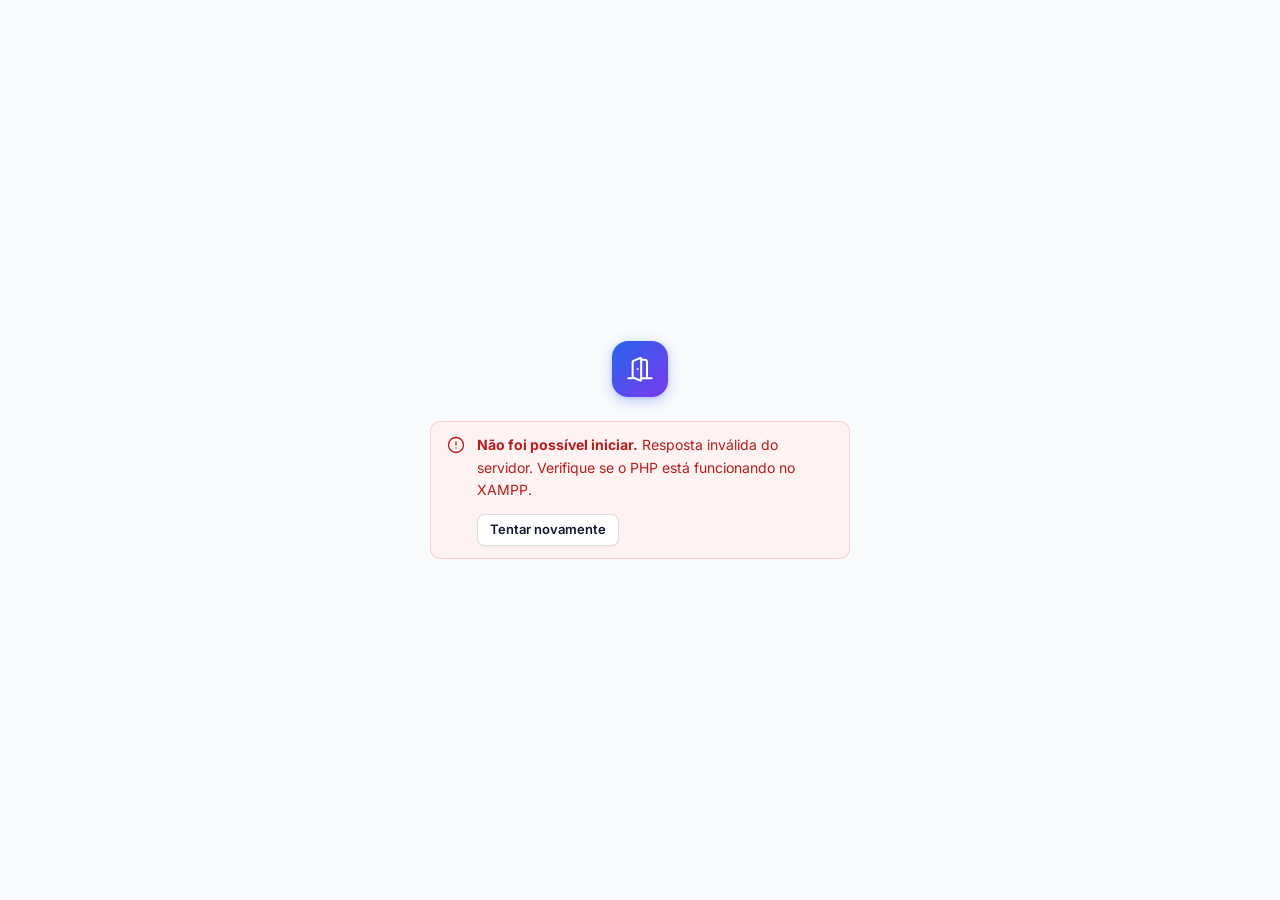
<file: dashboard.html>
<!DOCTYPE html>
<html lang="pt-BR">
<head>
  <meta charset="UTF-8">
  <meta name="viewport" content="width=device-width, initial-scale=1">
  <meta name="color-scheme" content="light dark">
  <meta name="robots" content="noindex">
  <title>Painel · Portaria</title>

  <!-- Tema salvo aplicado antes da renderização (sem "flash") -->
  <script>
    (function () {
      var t = null;
      try { t = localStorage.getItem('portaria-tema'); } catch (e) {}
      if (t !== 'light' && t !== 'dark') t = window.matchMedia && matchMedia('(prefers-color-scheme: dark)').matches ? 'dark' : 'light';
      document.documentElement.setAttribute('data-theme', t);
    })();
  </script>

  <link rel="icon" href="assets/favicon.svg" type="image/svg+xml">
  <link rel="preconnect" href="https://fonts.googleapis.com">
  <link rel="preconnect" href="https://fonts.gstatic.com" crossorigin>
  <link href="https://fonts.googleapis.com/css2?family=Inter:wght@400;500;600;700&family=Plus+Jakarta+Sans:wght@600;700;800&display=swap" rel="stylesheet">
  <link rel="stylesheet" href="css/style.css">
</head>
<body>
  <div class="bg-decor" aria-hidden="true"></div>

  <!-- Tela de carregamento: o painel só aparece depois de validar a sessão -->
  <div class="boot" id="boot" role="status" aria-label="Carregando">
    <div class="boot-inner">
      <span class="brand-mark"><svg viewBox="0 0 24 24" fill="none" stroke="currentColor" stroke-width="1.75" stroke-linecap="round" stroke-linejoin="round" aria-hidden="true"><path d="M13 4h3a2 2 0 0 1 2 2v14"/><path d="M2 20h3M13 20h9"/><path d="M10 12v.01"/><path d="M13 4.56v16.88a.5.5 0 0 1-.68.47l-6-2.4A1 1 0 0 1 5.7 18.6V5.94a1 1 0 0 1 .62-.93l6-2.4a.5.5 0 0 1 .68.47Z"/></svg></span>
      <div class="boot-bar"></div>
      <div id="boot-erro" class="alert alert-danger" style="max-width:420px" hidden></div>
    </div>
  </div>

  <div class="app" id="app" hidden>

    <!-- ============ Menu lateral ============ -->
    <aside class="sidebar" id="sidebar" aria-label="Menu lateral">
      <a class="brand" href="#/dashboard">
        <span class="brand-mark" data-icon="door"></span>
        <span class="brand-name">Portaria<span class="brand-sub">Gestão de visitas</span></span>
      </a>

      <nav class="sidebar-nav" aria-label="Menu principal">
        <p class="nav-section">Geral</p>
        <a class="nav-link" href="#/dashboard" data-rota="dashboard"><span data-icon="dashboard"></span>Dashboard</a>

        <p class="nav-section" data-equipe>Visitas</p>
        <a class="nav-link" href="#/visitas/nova" data-rota="visitas/nova" data-equipe><span data-icon="userPlus"></span>Registrar Visita<span class="nav-badge" id="badge-ativas" hidden></span></a>
        <a class="nav-link" href="#/visitas" data-rota="visitas" data-equipe><span data-icon="history"></span>Histórico de Visitas</a>

        <p class="nav-section">Agenda</p>
        <a class="nav-link" href="#/agendar" data-rota="agendar"><span data-icon="calendarPlus"></span>Agendar Horário</a>
        <a class="nav-link" href="#/agendamentos" data-rota="agendamentos"><span data-icon="calendarCheck"></span>Meus Agendamentos</a>

        <p class="nav-section">Conta</p>
        <a class="nav-link" href="#/admin" data-rota="admin" data-admin><span data-icon="shield"></span>Administração</a>
        <a class="nav-link" href="#/configuracoes" data-rota="configuracoes"><span data-icon="settings"></span>Configurações</a>
        <button class="nav-link nav-logout" type="button" data-logout><span data-icon="logout"></span>Logout</button>
      </nav>

      <div class="sidebar-user" id="sidebar-user"></div>
    </aside>
    <div class="sidebar-backdrop" id="sidebar-backdrop"></div>

    <!-- ============ Área principal ============ -->
    <div class="main">
      <header class="topbar">
        <button class="btn btn-ghost btn-icon menu-btn" type="button" id="menu-btn" aria-label="Abrir menu" aria-controls="sidebar" aria-expanded="false"><span data-icon="menu"></span></button>
        <div class="topbar-title">
          <h1 id="titulo-pagina">Dashboard</h1>
          <p id="subtitulo-pagina"></p>
        </div>
        <div class="topbar-actions">
          <span id="slot-tema"></span>
          <div class="user-menu">
            <button class="user-btn" type="button" id="user-btn" aria-haspopup="menu" aria-expanded="false"></button>
            <div class="dropdown" id="user-dropdown" role="menu" hidden></div>
          </div>
        </div>
      </header>

      <main class="content" id="conteudo" tabindex="-1" aria-live="polite"></main>
    </div>
  </div>

  <div id="toasts" class="toasts" aria-live="polite"></div>

  <script src="js/utils.js"></script>
  <script src="js/db.js"></script>
  <script src="js/auth.js"></script>
  <script src="js/app.js"></script>
</body>
</html>
</file>
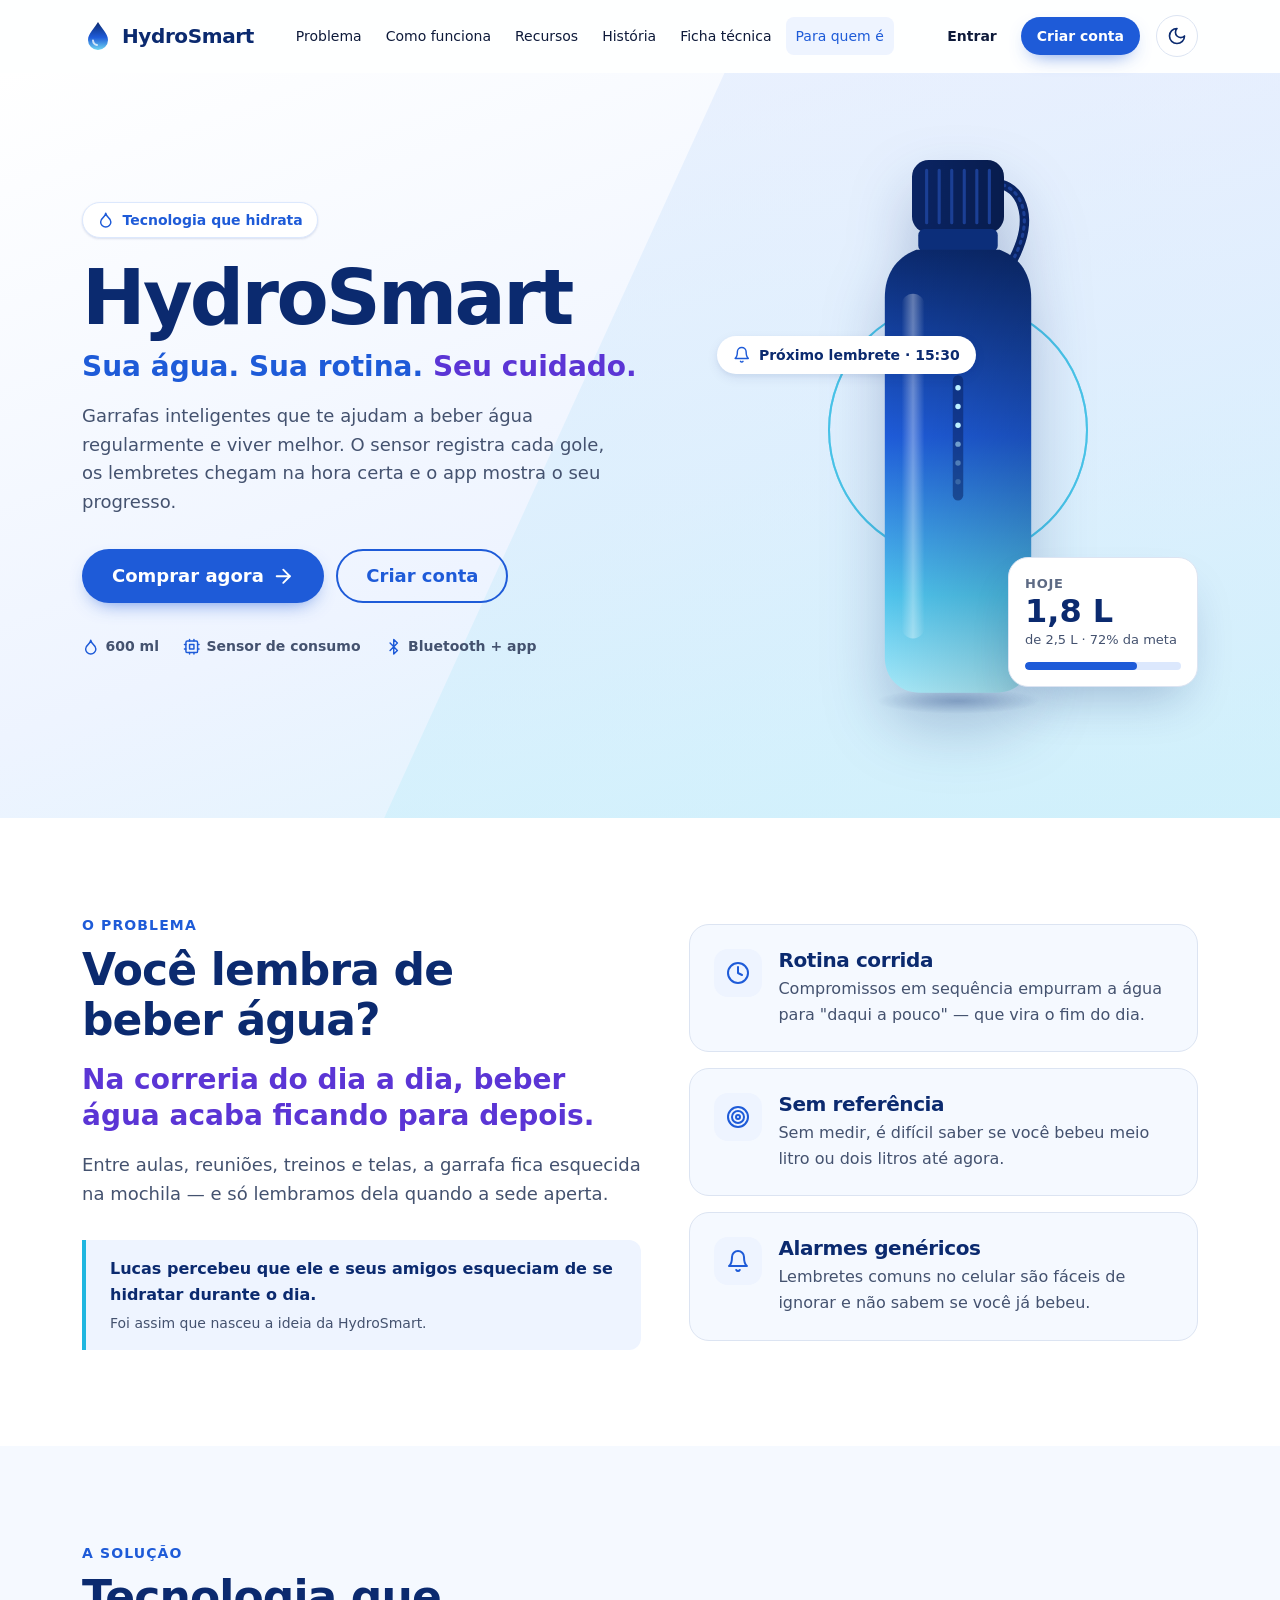
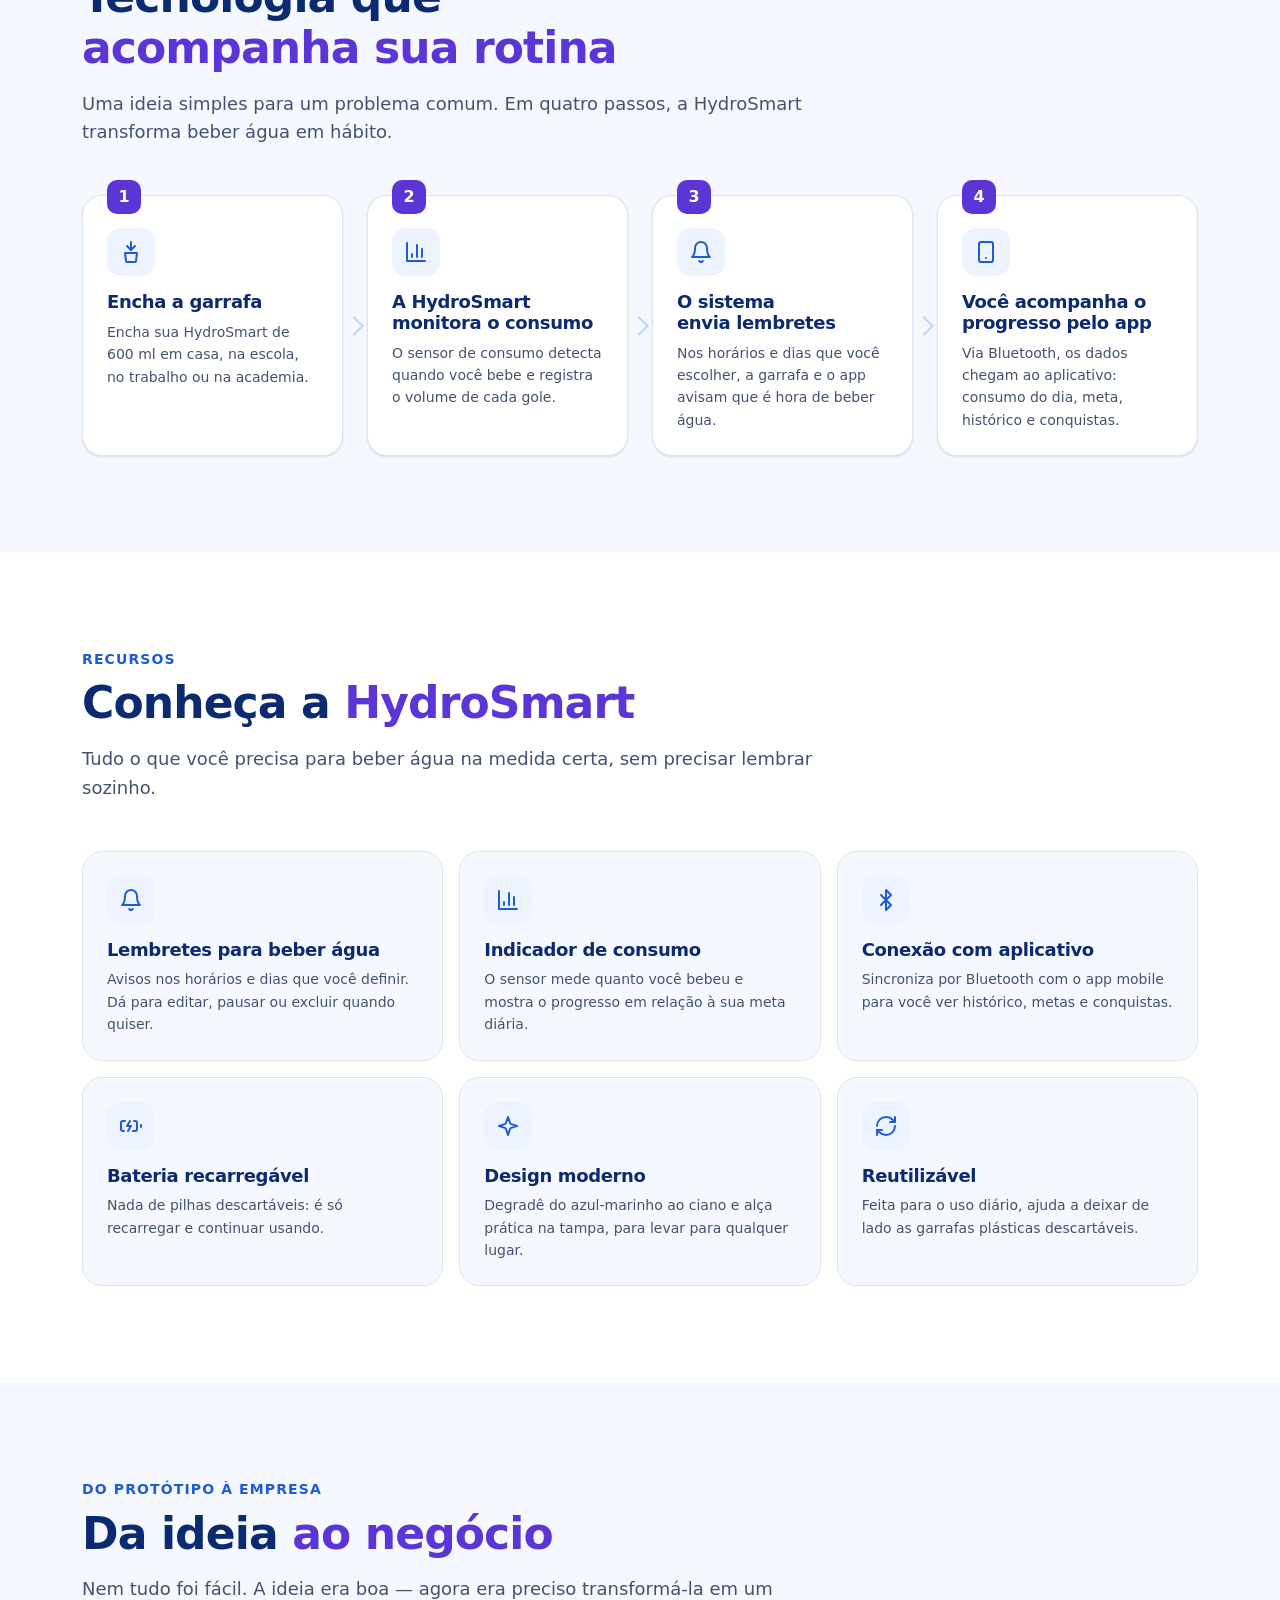
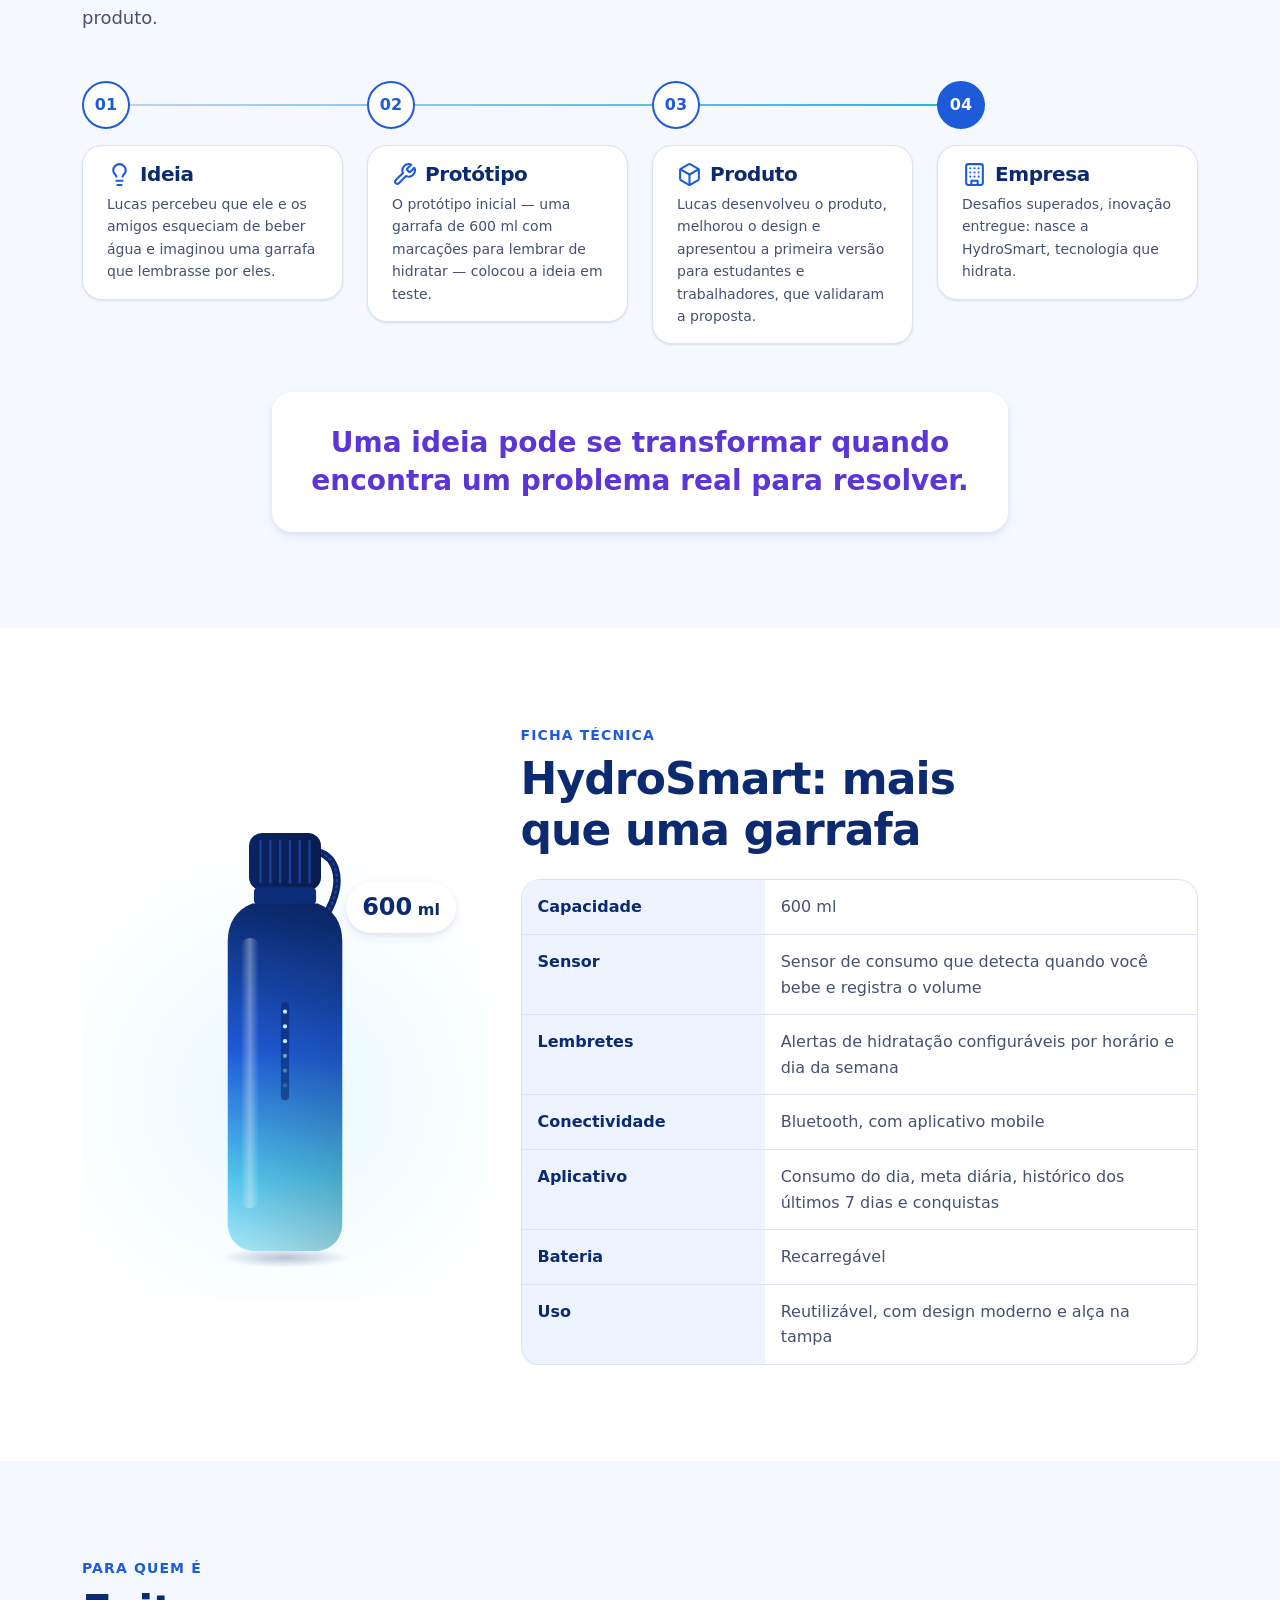
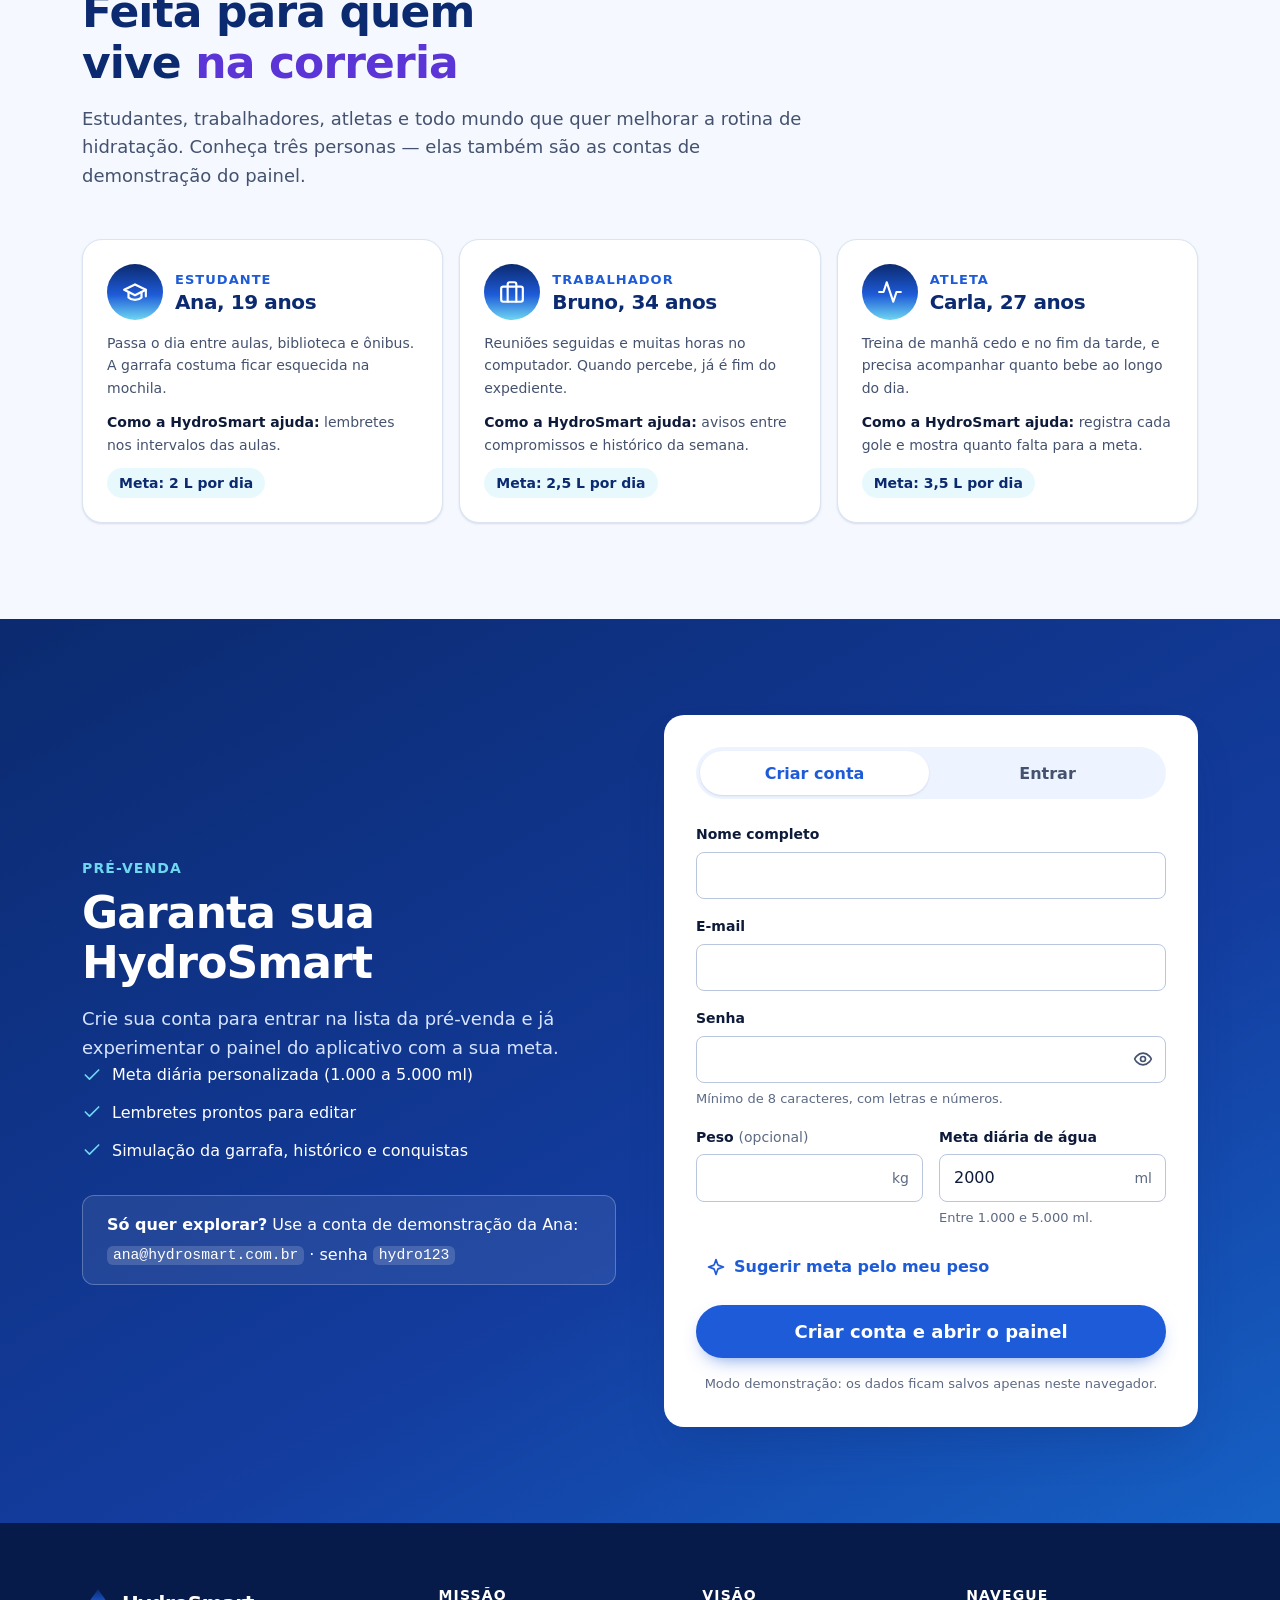
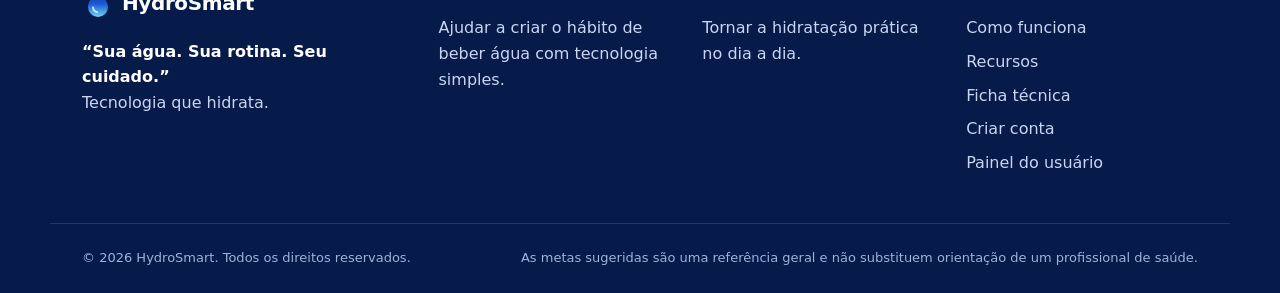
<file: hydrosmart/dashboard.html>
<!DOCTYPE html>
<!--
  dashboard.html — Painel do usuário (simulação do aplicativo HydroSmart)
  Consumo do dia, garrafa, histórico de 7 dias, lembretes (CRUD) e conquistas.
-->
<html lang="pt-BR">
<head>
  <meta charset="UTF-8">
  <meta name="viewport" content="width=device-width, initial-scale=1">
  <title>Meu painel — HydroSmart</title>
  <meta name="description" content="Painel do usuário HydroSmart: progresso diário de hidratação, status da garrafa, histórico, lembretes e conquistas.">
  <meta name="theme-color" content="#0B2A6F">
  <meta name="robots" content="noindex">
  <link rel="icon" href="assets/favicon.svg" type="image/svg+xml">
  <script>
    // Aplica o tema salvo (ou o do sistema) antes de desenhar a página — evita piscar claro → escuro
    (function () {
      var tema = null;
      try { tema = localStorage.getItem('hydrosmart_tema'); } catch (e) { /* storage bloqueado */ }
      if (tema !== 'claro' && tema !== 'escuro') {
        tema = window.matchMedia('(prefers-color-scheme: dark)').matches ? 'escuro' : 'claro';
      }
      document.documentElement.setAttribute('data-tema', tema);
    })();
  </script>
  <link rel="stylesheet" href="css/style.css">
  <script type="module" src="js/dashboard.js"></script>
</head>
<body class="pagina-painel">
  <a class="pular-link" href="#conteudo">Pular para o conteúdo</a>

  <div class="aviso-servidor" role="alert">
    <p>
      <strong>Abra o projeto por um servidor local.</strong>
      Os módulos JavaScript não funcionam em <code>file://</code>. Rode <code>npx serve .</code> ou
      <code>python -m http.server 8000</code> na pasta do projeto e acesse <code>http://localhost:8000/dashboard.html</code>.
    </p>
  </div>

  <!-- ============================== TOPO ============================== -->
  <header class="topo topo--painel">
    <div class="container topo__interno">
      <a href="./" class="marca" aria-label="HydroSmart, ir para o site">
        <img src="assets/favicon.svg" alt="" width="32" height="32">
        <span>HydroSmart</span>
      </a>
      <nav class="topo__conta" aria-label="Conta">
        <span class="topo__usuario">
          <svg class="icone" aria-hidden="true" focusable="false"><use href="assets/icones.svg#i-usuario"></use></svg>
          <span id="nome-usuario">Carregando…</span>
        </span>
        <button class="botao-tema" type="button" data-alternar-tema aria-pressed="false" aria-label="Modo escuro" title="Mudar para o modo escuro">
          <svg class="icone icone--lua" aria-hidden="true" focusable="false"><use href="assets/icones.svg#i-lua"></use></svg>
          <svg class="icone icone--sol" aria-hidden="true" focusable="false"><use href="assets/icones.svg#i-sol"></use></svg>
        </button>
        <a href="./" class="botao botao--fantasma botao--pequeno" aria-label="Ir para o site">
          <svg class="icone" aria-hidden="true" focusable="false"><use href="assets/icones.svg#i-casa"></use></svg>
          <span class="some-no-celular">Site</span>
        </a>
        <button class="botao botao--contorno botao--pequeno" type="button" id="botao-sair">
          <svg class="icone" aria-hidden="true" focusable="false"><use href="assets/icones.svg#i-sair"></use></svg>
          Sair
        </button>
      </nav>
    </div>
  </header>

  <main id="conteudo" class="painel container" aria-busy="true">
    <div class="painel__cabecalho">
      <div>
        <h1 class="painel__titulo">Olá, <span id="primeiro-nome">…</span>!</h1>
        <p class="painel__data" id="data-hoje"></p>
      </div>
      <p class="selo selo--demo">
        <svg class="icone" aria-hidden="true" focusable="false"><use href="assets/icones.svg#i-info"></use></svg>
        Modo demonstração — dados salvos neste navegador
      </p>
    </div>

    <!-- Estado sem garrafa: pareamento -->
    <section class="cartao cartao--parear" id="secao-parear" aria-labelledby="parear-titulo" hidden>
      <div class="cartao__cabecalho">
        <h2 id="parear-titulo" class="cartao__titulo">
          <svg class="icone" aria-hidden="true" focusable="false"><use href="assets/icones.svg#i-bluetooth"></use></svg>
          Parear minha HydroSmart
        </h2>
      </div>
      <p>Você ainda não tem uma garrafa conectada. Digite o número de série impresso na base da garrafa para parear.</p>
      <form id="form-parear" class="form form--linha" novalidate>
        <p class="form__resumo-erro" role="alert" hidden></p>
        <div class="campo">
          <label for="parear-serie">Número de série</label>
          <input id="parear-serie" name="numero_serie" type="text" autocomplete="off" placeholder="HS600-2026-000123"
                 aria-describedby="parear-serie-dica parear-serie-erro" required>
          <p class="campo__dica" id="parear-serie-dica">Formato: HS600-AAAA-NNNNNN.</p>
          <p class="campo__erro" id="parear-serie-erro" hidden></p>
        </div>
        <div class="form__acoes">
          <button class="botao botao--texto" type="button" id="botao-serie-demo">Gerar número de demonstração</button>
          <button class="botao botao--primario" type="submit">Parear garrafa</button>
        </div>
      </form>
    </section>

    <div class="painel__grade">
      <!-- ============ PROGRESSO DO DIA ============ -->
      <section class="cartao cartao--progresso" aria-labelledby="progresso-titulo">
        <div class="cartao__cabecalho">
          <h2 id="progresso-titulo" class="cartao__titulo">
            <svg class="icone" aria-hidden="true" focusable="false"><use href="assets/icones.svg#i-gota"></use></svg>
            Consumo de hoje
          </h2>
        </div>

        <div class="progresso">
          <p class="progresso__valor"><span id="total-hoje">0</span> <span class="progresso__unidade">ml</span></p>
          <p class="progresso__meta">de <strong id="meta-hoje">2.000 ml</strong> · <span id="percentual-hoje">0%</span> da meta</p>

          <div class="medidor" id="medidor-hoje" role="progressbar" aria-labelledby="progresso-titulo"
               aria-valuemin="0" aria-valuemax="100" aria-valuenow="0" aria-valuetext="0 de 2.000 ml">
            <div class="medidor__preenchimento" id="medidor-preenchimento"></div>
          </div>

          <p class="progresso__status" id="status-hoje" aria-live="polite"></p>
        </div>

        <!-- Simulação do sensor de consumo -->
        <div class="simulador" aria-labelledby="simulador-titulo" role="group">
          <h3 id="simulador-titulo" class="simulador__titulo">Simular leitura do sensor</h3>
          <p class="simulador__ajuda">Na garrafa real o sensor detecta o gole sozinho. Aqui você simula o consumo:</p>
          <div class="simulador__botoes">
            <button class="botao botao--suave" type="button" data-volume="150">Gole · 150 ml</button>
            <button class="botao botao--suave" type="button" data-volume="250">Copo · 250 ml</button>
            <button class="botao botao--suave" type="button" data-volume="300">Meia garrafa · 300 ml</button>
          </div>
          <form id="form-volume" class="form form--inline" novalidate>
            <div class="campo">
              <label for="volume-personalizado">Outro volume</label>
              <div class="campo__unidade">
                <input id="volume-personalizado" name="volume_ml" type="number" inputmode="numeric" min="1" max="600" step="10"
                       placeholder="ex.: 200" aria-describedby="volume-personalizado-erro">
                <span aria-hidden="true">ml</span>
              </div>
              <p class="campo__erro" id="volume-personalizado-erro" hidden></p>
            </div>
            <button class="botao botao--primario" type="submit">Registrar</button>
          </form>
        </div>

        <details class="editar-meta">
          <summary>
            <svg class="icone" aria-hidden="true" focusable="false"><use href="assets/icones.svg#i-alvo"></use></svg>
            Alterar meta diária
          </summary>
          <form id="form-meta" class="form form--inline" novalidate>
            <div class="campo">
              <label for="nova-meta">Nova meta</label>
              <div class="campo__unidade">
                <input id="nova-meta" name="meta_diaria_ml" type="number" inputmode="numeric" min="1000" max="5000" step="50" required
                       aria-describedby="nova-meta-dica nova-meta-erro">
                <span aria-hidden="true">ml</span>
              </div>
              <p class="campo__dica" id="nova-meta-dica">Entre 1.000 e 5.000 ml. Vale a partir de hoje; os dias anteriores mantêm a meta da época.</p>
              <p class="campo__erro" id="nova-meta-erro" hidden></p>
            </div>
            <button class="botao botao--primario" type="submit">Salvar meta</button>
          </form>
        </details>
      </section>

      <!-- ============ STATUS DA GARRAFA ============ -->
      <section class="cartao cartao--garrafa" aria-labelledby="garrafa-titulo">
        <div class="cartao__cabecalho">
          <h2 id="garrafa-titulo" class="cartao__titulo">
            <svg class="icone" aria-hidden="true" focusable="false"><use href="assets/icones.svg#i-bluetooth"></use></svg>
            Minha garrafa
          </h2>
          <p class="cartao__subtitulo" id="garrafa-modelo">—</p>
        </div>

        <div class="garrafa">
          <!-- Garrafa com nível de água (o retângulo #agua sobe e desce) -->
          <svg class="garrafa__figura" id="garrafa-figura" viewBox="0 0 120 260" role="img" aria-labelledby="garrafa-figura-titulo">
            <title id="garrafa-figura-titulo">Nível da garrafa</title>
            <defs>
              <clipPath id="clip-corpo">
                <path d="M38 52c-12 5-18 14-18 27v148c0 12 8 20 20 20h40c12 0 20-8 20-20V79c0-13-6-22-18-27z"/>
              </clipPath>
              <linearGradient id="grad-agua" x1="0" y1="0" x2="0" y2="1">
                <stop offset="0" stop-color="#6FD6F2"/>
                <stop offset="1" stop-color="#1E5BD8"/>
              </linearGradient>
            </defs>
            <rect class="garrafa__tampa" x="38" y="8" width="44" height="34" rx="9"/>
            <rect class="garrafa__gargalo" x="42" y="40" width="36" height="13" rx="4"/>
            <path class="garrafa__corpo" d="M38 52c-12 5-18 14-18 27v148c0 12 8 20 20 20h40c12 0 20-8 20-20V79c0-13-6-22-18-27z"/>
            <g clip-path="url(#clip-corpo)">
              <rect class="garrafa__agua" id="agua" x="0" y="52" width="120" height="195" fill="url(#grad-agua)"/>
            </g>
            <path class="garrafa__contorno" d="M38 52c-12 5-18 14-18 27v148c0 12 8 20 20 20h40c12 0 20-8 20-20V79c0-13-6-22-18-27z"/>
            <g class="garrafa__leds" id="garrafa-leds">
              <circle cx="60" cy="110" r="2.5"/><circle cx="60" cy="122" r="2.5"/><circle cx="60" cy="134" r="2.5"/>
            </g>
          </svg>

          <dl class="garrafa__dados">
            <div class="dado">
              <dt>Nível</dt>
              <dd><strong id="garrafa-nivel">—</strong></dd>
            </div>
            <div class="dado">
              <dt>Bateria</dt>
              <dd>
                <span class="dado__linha">
                  <svg class="icone" aria-hidden="true" focusable="false"><use href="assets/icones.svg#i-bateria"></use></svg>
                  <strong id="garrafa-bateria">—</strong>
                  <span class="etiqueta etiqueta--alerta" id="garrafa-bateria-alerta" hidden>Bateria fraca</span>
                </span>
                <span class="mini-medidor" aria-hidden="true"><span id="garrafa-bateria-barra"></span></span>
              </dd>
            </div>
            <div class="dado">
              <dt>Conexão</dt>
              <dd class="dado__linha">
                <span class="indicador" id="garrafa-conexao-indicador" aria-hidden="true"></span>
                <strong id="garrafa-conexao">—</strong>
              </dd>
            </div>
            <div class="dado">
              <dt>Última sincronização</dt>
              <dd id="garrafa-sincronizacao">—</dd>
            </div>
            <div class="dado">
              <dt><label for="garrafa-status">Status</label></dt>
              <dd>
                <select id="garrafa-status" class="seletor">
                  <option value="ativa">Ativa</option>
                  <option value="inativa">Inativa</option>
                  <option value="manutencao">Em manutenção</option>
                </select>
              </dd>
            </div>
          </dl>
        </div>

        <div class="garrafa__acoes">
          <button class="botao botao--suave" type="button" id="botao-encher">
            <svg class="icone" aria-hidden="true" focusable="false"><use href="assets/icones.svg#i-encher"></use></svg>
            Encher garrafa
          </button>
          <button class="botao botao--suave" type="button" id="botao-conexao">
            <svg class="icone" aria-hidden="true" focusable="false"><use href="assets/icones.svg#i-bluetooth"></use></svg>
            <span>Desconectar</span>
          </button>
          <button class="botao botao--suave" type="button" id="botao-recarregar">
            <svg class="icone" aria-hidden="true" focusable="false"><use href="assets/icones.svg#i-bateria"></use></svg>
            Recarregar bateria
          </button>
        </div>
      </section>

      <!-- ============ HISTÓRICO 7 DIAS ============ -->
      <section class="cartao cartao--historico" aria-labelledby="historico-titulo">
        <div class="cartao__cabecalho cartao__cabecalho--linha">
          <div>
            <h2 id="historico-titulo" class="cartao__titulo">
              <svg class="icone" aria-hidden="true" focusable="false"><use href="assets/icones.svg#i-grafico"></use></svg>
              Últimos 7 dias
            </h2>
            <p class="cartao__subtitulo">Consumo diário em ml</p>
          </div>
          <ul class="legenda" aria-label="Legenda do gráfico">
            <li><span class="legenda__barra" aria-hidden="true"></span> Consumo</li>
            <li><span class="legenda__linha" aria-hidden="true"></span> Meta diária</li>
          </ul>
        </div>

        <ul class="resumo-historico" id="resumo-historico" role="list"></ul>

        <div class="grafico" id="grafico-historico">
          <div class="grafico__dica" id="grafico-dica" role="tooltip" hidden></div>
        </div>

        <details class="tabela-detalhes">
          <summary>Ver dados em tabela</summary>
          <div class="tabela-rolagem">
            <table class="tabela-dados">
              <caption class="visualmente-oculto">Consumo de água nos últimos 7 dias</caption>
              <thead>
                <tr>
                  <th scope="col">Dia</th>
                  <th scope="col" class="numero">Consumo</th>
                  <th scope="col" class="numero">Meta</th>
                  <th scope="col" class="numero">% da meta</th>
                  <th scope="col">Situação</th>
                </tr>
              </thead>
              <tbody id="tabela-historico"></tbody>
            </table>
          </div>
        </details>
      </section>

      <!-- ============ LEITURAS DE HOJE ============ -->
      <section class="cartao cartao--leituras" aria-labelledby="leituras-titulo">
        <div class="cartao__cabecalho">
          <h2 id="leituras-titulo" class="cartao__titulo">
            <svg class="icone" aria-hidden="true" focusable="false"><use href="assets/icones.svg#i-lista"></use></svg>
            Leituras de hoje
          </h2>
          <p class="cartao__subtitulo">Registradas pelo sensor</p>
        </div>
        <ol class="leituras" id="lista-leituras" role="list"></ol>
        <p class="vazio" id="leituras-vazio" hidden>Nenhum gole registrado hoje. Que tal começar agora?</p>
      </section>

      <!-- ============ LEMBRETES (CRUD) ============ -->
      <section class="cartao cartao--lembretes" aria-labelledby="lembretes-titulo">
        <div class="cartao__cabecalho cartao__cabecalho--linha">
          <div>
            <h2 id="lembretes-titulo" class="cartao__titulo">
              <svg class="icone" aria-hidden="true" focusable="false"><use href="assets/icones.svg#i-sino"></use></svg>
              Lembretes
            </h2>
            <p class="cartao__subtitulo" id="proximo-lembrete">—</p>
          </div>
          <button class="botao botao--primario botao--pequeno" type="button" id="botao-novo-lembrete">
            <svg class="icone" aria-hidden="true" focusable="false"><use href="assets/icones.svg#i-mais"></use></svg>
            Novo lembrete
          </button>
        </div>

        <ul class="lembretes" id="lista-lembretes" role="list"></ul>
        <p class="vazio" id="lembretes-vazio" hidden>Você ainda não tem lembretes. Crie o primeiro!</p>

        <div class="notificacoes">
          <button class="botao botao--texto" type="button" id="botao-notificacoes">
            <svg class="icone" aria-hidden="true" focusable="false"><use href="assets/icones.svg#i-sino"></use></svg>
            Ativar notificações do navegador
          </button>
          <p class="campo__dica" id="notificacoes-status" aria-live="polite"></p>
        </div>
      </section>

      <!-- ============ CONQUISTAS ============ -->
      <section class="cartao cartao--conquistas" aria-labelledby="conquistas-titulo">
        <div class="cartao__cabecalho">
          <h2 id="conquistas-titulo" class="cartao__titulo">
            <svg class="icone" aria-hidden="true" focusable="false"><use href="assets/icones.svg#i-trofeu"></use></svg>
            Conquistas
          </h2>
          <p class="cartao__subtitulo" id="conquistas-resumo">—</p>
        </div>
        <ul class="conquistas" id="lista-conquistas" role="list"></ul>
      </section>
    </div>

    <footer class="painel__rodape">
      <p>Os dados deste painel são simulados e ficam guardados apenas no seu navegador.</p>
      <button class="botao botao--texto" type="button" id="botao-resetar">
        <svg class="icone" aria-hidden="true" focusable="false"><use href="assets/icones.svg#i-recarregar"></use></svg>
        Restaurar dados de demonstração
      </button>
    </footer>
  </main>

  <!-- ============ DIÁLOGO: criar/editar lembrete ============ -->
  <dialog class="dialogo" id="dialogo-lembrete" aria-labelledby="dialogo-lembrete-titulo">
    <form id="form-lembrete" class="form" method="dialog" novalidate>
      <div class="dialogo__cabecalho">
        <h2 id="dialogo-lembrete-titulo">Novo lembrete</h2>
        <button class="botao-icone" type="button" data-fechar aria-label="Fechar">
          <svg class="icone" aria-hidden="true" focusable="false"><use href="assets/icones.svg#i-fechar"></use></svg>
        </button>
      </div>

      <p class="form__resumo-erro" role="alert" hidden></p>
      <input type="hidden" name="lembrete_id">

      <div class="form__linha">
        <div class="campo">
          <label for="lembrete-hora">Horário</label>
          <input id="lembrete-hora" name="hora" type="time" required aria-describedby="lembrete-hora-erro">
          <p class="campo__erro" id="lembrete-hora-erro" hidden></p>
        </div>
        <div class="campo">
          <label for="lembrete-rotulo">Nome <span class="campo__opcional">(opcional)</span></label>
          <input id="lembrete-rotulo" name="rotulo" type="text" maxlength="60" placeholder="ex.: Depois do almoço"
                 aria-describedby="lembrete-rotulo-erro">
          <p class="campo__erro" id="lembrete-rotulo-erro" hidden></p>
        </div>
      </div>

      <fieldset class="campo dias" aria-describedby="lembrete-dias-erro">
        <legend>Dias da semana</legend>
        <div class="dias__opcoes">
          <label class="dia"><input type="checkbox" name="dia" value="0"><span>Dom</span></label>
          <label class="dia"><input type="checkbox" name="dia" value="1"><span>Seg</span></label>
          <label class="dia"><input type="checkbox" name="dia" value="2"><span>Ter</span></label>
          <label class="dia"><input type="checkbox" name="dia" value="3"><span>Qua</span></label>
          <label class="dia"><input type="checkbox" name="dia" value="4"><span>Qui</span></label>
          <label class="dia"><input type="checkbox" name="dia" value="5"><span>Sex</span></label>
          <label class="dia"><input type="checkbox" name="dia" value="6"><span>Sáb</span></label>
        </div>
        <div class="dias__atalhos">
          <button class="botao botao--texto botao--pequeno" type="button" data-dias="0,1,2,3,4,5,6">Todos</button>
          <button class="botao botao--texto botao--pequeno" type="button" data-dias="1,2,3,4,5">Seg a Sex</button>
          <button class="botao botao--texto botao--pequeno" type="button" data-dias="0,6">Fim de semana</button>
        </div>
        <p class="campo__erro" id="lembrete-dias-erro" hidden></p>
      </fieldset>

      <label class="interruptor-linha">
        <input type="checkbox" name="ativo" checked>
        <span>Lembrete ativo</span>
      </label>

      <div class="dialogo__acoes">
        <button class="botao botao--fantasma" type="button" data-fechar>Cancelar</button>
        <button class="botao botao--primario" type="submit" id="botao-salvar-lembrete">Salvar lembrete</button>
      </div>
    </form>
  </dialog>

  <!-- ============ DIÁLOGO: confirmação ============ -->
  <dialog class="dialogo dialogo--pequeno" id="dialogo-confirmar" aria-labelledby="confirmar-titulo" aria-describedby="confirmar-texto">
    <form method="dialog">
      <h2 id="confirmar-titulo">Tem certeza?</h2>
      <p id="confirmar-texto"></p>
      <div class="dialogo__acoes">
        <button class="botao botao--fantasma" value="cancelar" autofocus>Cancelar</button>
        <button class="botao botao--perigo" value="confirmar" id="confirmar-botao">Excluir</button>
      </div>
    </form>
  </dialog>

  <div id="toasts" class="toasts" aria-live="polite"></div>

  <script>
    if (location.protocol === 'file:') document.documentElement.classList.add('sem-servidor');
  </script>
  <noscript>
    <p class="aviso-noscript">Ative o JavaScript para usar o painel da HydroSmart.</p>
  </noscript>
</body>
</html>
</file>
<file: css/style.css>
/* =====================================================================
   Portaria — Design System
   Direção visual: SaaS corporativo (clareza, espaço, tipografia forte)
   + glassmorphism sutil (camadas translúcidas) + tema claro/escuro.
   Espaçamentos em múltiplos de 8px. Raio: 12px cards, 8px controles,
   999px badges/pills.
   ===================================================================== */

/* ---------- 1. Tokens de design ---------- */
:root {
  color-scheme: light;

  /* Marca */
  --primary: #2563EB;
  --primary-hover: #1D4ED8;
  --secondary: #7C3AED;
  --grad: linear-gradient(135deg, #2563EB 0%, #7C3AED 100%);
  --grad-soft: linear-gradient(135deg, rgba(37, 99, 235, .12), rgba(124, 58, 237, .12));
  --ring: 0 0 0 4px rgba(37, 99, 235, .16);

  /* Superfícies */
  --bg: #F8FAFC;
  --bg-elevated: #FFFFFF;
  --surface: rgba(255, 255, 255, .72);
  --surface-strong: rgba(255, 255, 255, .9);
  --surface-muted: #F1F5F9;
  --surface-hover: rgba(15, 23, 42, .035);
  --overlay: rgba(15, 23, 42, .38);
  --border: rgba(15, 23, 42, .08);
  --border-strong: rgba(15, 23, 42, .14);
  --glass-edge: rgba(255, 255, 255, .7);

  /* Texto */
  --text: #0F172A;
  --text-2: #475569;
  --text-3: #64748B;
  --text-4: #94A3B8;
  --text-on-brand: #FFFFFF;

  /* Estados (texto escuro sobre fundo claro garante contraste AA) */
  --success: #10B981;
  --success-text: #047857;
  --success-bg: #ECFDF5;
  --danger: #EF4444;
  --danger-text: #B91C1C;
  --danger-bg: #FEF2F2;
  --warning: #F59E0B;
  --warning-text: #B45309;
  --warning-bg: #FFFBEB;
  --info-text: #1D4ED8;
  --info-bg: #EFF6FF;
  --neutral-text: #475569;
  --neutral-bg: #F1F5F9;

  /* Gráfico */
  --chart-bar: #2563EB;
  --chart-grid: rgba(15, 23, 42, .07);

  /* Sombras em camadas (difusas, nunca duras) */
  --shadow-xs: 0 1px 2px rgba(15, 23, 42, .05);
  --shadow-sm: 0 1px 2px rgba(15, 23, 42, .04), 0 2px 8px rgba(15, 23, 42, .04);
  --shadow-md: 0 1px 2px rgba(15, 23, 42, .04), 0 4px 12px rgba(15, 23, 42, .05), 0 12px 32px rgba(15, 23, 42, .06);
  --shadow-lg: 0 2px 4px rgba(15, 23, 42, .04), 0 12px 24px rgba(15, 23, 42, .08), 0 32px 64px rgba(15, 23, 42, .1);
  --shadow-brand: 0 4px 14px rgba(37, 99, 235, .28), 0 1px 3px rgba(124, 58, 237, .2);

  /* Forma e movimento */
  --radius-card: 12px;
  --radius: 8px;
  --radius-pill: 999px;
  --ease: cubic-bezier(.4, 0, .2, 1);
  --ease-out: cubic-bezier(.16, 1, .3, 1);
  --t: .25s var(--ease);

  /* Layout */
  --sidebar-w: 264px;
  --topbar-h: 72px;

  --font: "Inter", system-ui, -apple-system, "Segoe UI", Roboto, sans-serif;
  --font-display: "Plus Jakarta Sans", "Inter", system-ui, sans-serif;
}

/* Tema escuro: mesmos tokens, novos valores */
[data-theme="dark"] {
  color-scheme: dark;

  --primary: #3B82F6;
  --primary-hover: #60A5FA;
  --ring: 0 0 0 4px rgba(59, 130, 246, .25);
  --grad-soft: linear-gradient(135deg, rgba(59, 130, 246, .18), rgba(139, 92, 246, .18));

  --bg: #0B1120;
  --bg-elevated: #111827;
  --surface: rgba(17, 24, 39, .66);
  --surface-strong: rgba(17, 24, 39, .92);
  --surface-muted: rgba(255, 255, 255, .04);
  --surface-hover: rgba(255, 255, 255, .04);
  --overlay: rgba(2, 6, 23, .6);
  --border: rgba(255, 255, 255, .08);
  --border-strong: rgba(255, 255, 255, .14);
  --glass-edge: rgba(255, 255, 255, .06);

  --text: #E2E8F0;
  --text-2: #CBD5E1;
  --text-3: #94A3B8;
  --text-4: #64748B;

  --success-text: #34D399;
  --success-bg: rgba(16, 185, 129, .14);
  --danger-text: #F87171;
  --danger-bg: rgba(239, 68, 68, .14);
  --warning-text: #FBBF24;
  --warning-bg: rgba(245, 158, 11, .14);
  --info-text: #93C5FD;
  --info-bg: rgba(59, 130, 246, .16);
  --neutral-text: #CBD5E1;
  --neutral-bg: rgba(148, 163, 184, .14);

  --chart-bar: #3B82F6;
  --chart-grid: rgba(255, 255, 255, .07);

  --shadow-xs: 0 1px 2px rgba(0, 0, 0, .3);
  --shadow-sm: 0 1px 2px rgba(0, 0, 0, .3), 0 2px 8px rgba(0, 0, 0, .2);
  --shadow-md: 0 1px 2px rgba(0, 0, 0, .3), 0 8px 24px rgba(0, 0, 0, .3);
  --shadow-lg: 0 2px 4px rgba(0, 0, 0, .3), 0 24px 48px rgba(0, 0, 0, .45);
  --shadow-brand: 0 4px 18px rgba(59, 130, 246, .35), 0 1px 3px rgba(124, 58, 237, .3);
}

/* ---------- 2. Base ---------- */
*, *::before, *::after { box-sizing: border-box; }
* { margin: 0; padding: 0; }

html { -webkit-text-size-adjust: 100%; }

body {
  font-family: var(--font);
  font-size: 15px;
  line-height: 1.6;
  color: var(--text);
  background: var(--bg);
  min-height: 100vh;
  -webkit-font-smoothing: antialiased;
  -moz-osx-font-smoothing: grayscale;
  text-rendering: optimizeLegibility;
}

/* Transição suave só durante a troca de tema (evita "piscar" no carregamento) */
html.theme-transition, html.theme-transition *, html.theme-transition *::before, html.theme-transition *::after {
  transition: background-color .35s var(--ease), border-color .35s var(--ease), color .35s var(--ease), fill .35s var(--ease) !important;
}

h1, h2, h3, h4 {
  font-family: var(--font-display);
  color: var(--text);
  line-height: 1.25;
  letter-spacing: -.02em;
  font-weight: 700;
}

a { color: var(--primary); text-decoration: none; transition: color var(--t); }
a:hover { color: var(--primary-hover); }

img, svg { display: block; max-width: 100%; }
button, input, select, textarea { font: inherit; color: inherit; }
button { cursor: pointer; background: none; border: 0; }
[hidden] { display: none !important; }

::selection { background: rgba(124, 58, 237, .22); color: var(--text); }

:focus-visible { outline: 2px solid var(--primary); outline-offset: 2px; border-radius: 4px; }

/* Scrollbar personalizada */
* { scrollbar-width: thin; scrollbar-color: var(--border-strong) transparent; }
::-webkit-scrollbar { width: 10px; height: 10px; }
::-webkit-scrollbar-track { background: transparent; }
::-webkit-scrollbar-thumb { background: var(--border-strong); border-radius: 999px; border: 3px solid transparent; background-clip: padding-box; }
::-webkit-scrollbar-thumb:hover { background-color: var(--text-4); }

.sr-only {
  position: absolute; width: 1px; height: 1px; padding: 0; margin: -1px;
  overflow: hidden; clip: rect(0, 0, 0, 0); white-space: nowrap; border: 0;
}

.muted { color: var(--text-3); }
.small { font-size: 13px; }
.nowrap { white-space: nowrap; }
.mono { font-variant-numeric: tabular-nums; }

/* ---------- 3. Fundo decorativo (dá profundidade ao vidro) ---------- */
.bg-decor {
  position: fixed; inset: 0; z-index: -1; pointer-events: none; overflow: hidden;
}
.bg-decor::before, .bg-decor::after {
  content: ""; position: absolute; border-radius: 50%; filter: blur(80px);
}
.bg-decor::before {
  width: 560px; height: 560px; top: -180px; right: -120px;
  background: radial-gradient(circle, rgba(124, 58, 237, .16), transparent 70%);
}
.bg-decor::after {
  width: 620px; height: 620px; bottom: -240px; left: -160px;
  background: radial-gradient(circle, rgba(37, 99, 235, .14), transparent 70%);
}
[data-theme="dark"] .bg-decor::before { background: radial-gradient(circle, rgba(124, 58, 237, .22), transparent 70%); }
[data-theme="dark"] .bg-decor::after { background: radial-gradient(circle, rgba(37, 99, 235, .2), transparent 70%); }

/* ---------- 4. Marca ---------- */
.brand { display: inline-flex; align-items: center; gap: 12px; color: var(--text); }
.brand:hover { color: var(--text); }
.brand-mark {
  width: 36px; height: 36px; border-radius: 10px; flex: none;
  display: grid; place-items: center; color: #fff;
  background: var(--grad); box-shadow: var(--shadow-brand);
}
.brand-mark svg { width: 20px; height: 20px; }
.brand-name { font-family: var(--font-display); font-weight: 800; font-size: 18px; letter-spacing: -.02em; line-height: 1.1; }
.brand-sub { display: block; font-size: 12px; font-weight: 500; color: var(--text-3); letter-spacing: 0; font-family: var(--font); }

/* ---------- 5. Botões ---------- */
.btn {
  --btn-bg: var(--bg-elevated);
  position: relative; overflow: hidden;
  display: inline-flex; align-items: center; justify-content: center; gap: 8px;
  height: 40px; padding: 0 16px;
  border-radius: var(--radius);
  font-size: 14px; font-weight: 600; line-height: 1; white-space: nowrap;
  border: 1px solid transparent;
  transition: transform var(--t), box-shadow var(--t), background-color var(--t), border-color var(--t), color var(--t), opacity var(--t);
  user-select: none; -webkit-tap-highlight-color: transparent;
}
.btn svg { width: 18px; height: 18px; flex: none; }
.btn:hover { transform: translateY(-2px); }
.btn:active { transform: translateY(0) scale(.97); transition-duration: .08s; }
.btn:disabled, .btn[aria-disabled="true"] { opacity: .55; cursor: not-allowed; transform: none; box-shadow: none; }

.btn-primary { background: var(--grad); color: #fff; box-shadow: var(--shadow-brand); }
.btn-primary:hover { color: #fff; box-shadow: 0 8px 24px rgba(37, 99, 235, .35), 0 2px 6px rgba(124, 58, 237, .25); }

.btn-secondary { background: var(--bg-elevated); color: var(--text); border-color: var(--border-strong); box-shadow: var(--shadow-xs); }
.btn-secondary:hover { color: var(--text); box-shadow: var(--shadow-sm); border-color: var(--text-4); }

.btn-ghost { color: var(--text-2); }
.btn-ghost:hover { background: var(--surface-hover); color: var(--text); transform: none; }

.btn-danger { background: var(--danger); color: #fff; box-shadow: 0 4px 14px rgba(239, 68, 68, .28); }
.btn-danger:hover { color: #fff; box-shadow: 0 8px 22px rgba(239, 68, 68, .35); }

.btn-danger-soft { background: var(--danger-bg); color: var(--danger-text); }
.btn-danger-soft:hover { color: var(--danger-text); box-shadow: 0 4px 12px rgba(239, 68, 68, .15); }

.btn-success-soft { background: var(--success-bg); color: var(--success-text); }
.btn-success-soft:hover { color: var(--success-text); box-shadow: 0 4px 12px rgba(16, 185, 129, .15); }

.btn-sm { height: 32px; padding: 0 12px; font-size: 13px; gap: 6px; }
.btn-sm svg { width: 16px; height: 16px; }
.btn-lg { height: 48px; padding: 0 24px; font-size: 15px; }
.btn-block { width: 100%; }
.btn-icon { width: 40px; padding: 0; }
.btn-icon.btn-sm { width: 32px; }

/* Estado de carregamento: o texto some e aparece um spinner */
.btn.is-loading { color: transparent !important; pointer-events: none; }
.btn.is-loading > * { visibility: hidden; }
.btn.is-loading::after {
  content: ""; position: absolute; inset: 0; margin: auto;
  width: 18px; height: 18px; border-radius: 50%;
  border: 2px solid currentColor; border-color: rgba(255, 255, 255, .45); border-top-color: #fff;
  animation: spin .7s linear infinite;
}
.btn-secondary.is-loading::after, .btn-ghost.is-loading::after,
.btn-danger-soft.is-loading::after, .btn-success-soft.is-loading::after {
  border-color: var(--border-strong); border-top-color: var(--primary);
}

/* Efeito ripple ao clicar */
.ripple {
  position: absolute; border-radius: 50%; pointer-events: none;
  background: currentColor; opacity: .25; transform: scale(0);
  animation: ripple .6s var(--ease-out) forwards;
}
.btn-primary .ripple, .btn-danger .ripple { background: #fff; }

.link-btn { color: var(--primary); font-weight: 600; font-size: 14px; border-radius: 4px; }
.link-btn:hover { color: var(--primary-hover); text-decoration: underline; text-underline-offset: 3px; }

/* ---------- 6. Formulários ---------- */
.form { display: grid; gap: 16px; }
.form-row { display: grid; grid-template-columns: repeat(2, minmax(0, 1fr)); gap: 16px; }
.form-row-3 { grid-template-columns: repeat(3, minmax(0, 1fr)); }
.form-actions { display: flex; gap: 12px; justify-content: flex-end; flex-wrap: wrap; padding-top: 8px; }

.field { display: grid; gap: 6px; min-width: 0; align-content: start; }
.field-label { font-size: 13.5px; font-weight: 600; color: var(--text); display: flex; justify-content: space-between; align-items: baseline; gap: 8px; }
.field-label .optional { font-weight: 400; color: var(--text-3); font-size: 12.5px; }
.field-hint { font-size: 12.5px; color: var(--text-3); }
.field-error { font-size: 12.5px; color: var(--danger-text); font-weight: 500; display: flex; gap: 6px; align-items: flex-start; }
.field-error:empty { display: none; }
.field-error svg { width: 14px; height: 14px; flex: none; margin-top: 2px; }

.input-wrap { position: relative; display: flex; align-items: center; }
.input-wrap > .input-icon {
  position: absolute; left: 12px; width: 18px; height: 18px; color: var(--text-4);
  pointer-events: none; transition: color var(--t);
}
.input-wrap:focus-within > .input-icon { color: var(--primary); }

.input, .select, .textarea {
  width: 100%; height: 44px; padding: 0 14px;
  background: var(--bg-elevated);
  border: 1px solid var(--border-strong);
  border-radius: var(--radius);
  font-size: 15px; color: var(--text);
  box-shadow: var(--shadow-xs);
  transition: border-color var(--t), box-shadow var(--t), background-color var(--t);
  appearance: none; -webkit-appearance: none;
}
.input-wrap > .input-icon ~ .input { padding-left: 40px; }
.input-wrap > .input-action ~ .input, .input.has-action { padding-right: 44px; }
.textarea { height: auto; min-height: 112px; padding: 12px 14px; resize: vertical; line-height: 1.55; }
.select {
  padding-right: 40px; cursor: pointer;
  background-image: url("data:image/svg+xml,%3Csvg xmlns='http://www.w3.org/2000/svg' width='24' height='24' fill='none' stroke='%2364748B' stroke-width='2' stroke-linecap='round' stroke-linejoin='round'%3E%3Cpath d='m6 9 6 6 6-6'/%3E%3C/svg%3E");
  background-repeat: no-repeat; background-position: right 12px center; background-size: 18px;
}
.input::placeholder, .textarea::placeholder { color: var(--text-4); }
.input:hover, .select:hover, .textarea:hover { border-color: var(--text-4); }
.input:focus, .select:focus, .textarea:focus { outline: none; border-color: var(--primary); box-shadow: var(--ring); }
.input:disabled, .select:disabled { opacity: .6; cursor: not-allowed; }

/* Ícones nativos de data/hora acompanham o tema */
[data-theme="dark"] .input::-webkit-calendar-picker-indicator { filter: invert(.8); }
.input::-webkit-calendar-picker-indicator { cursor: pointer; opacity: .7; }

.has-error .input, .has-error .select, .has-error .textarea { border-color: var(--danger); }
.has-error .input:focus, .has-error .select:focus, .has-error .textarea:focus { box-shadow: 0 0 0 4px rgba(239, 68, 68, .14); }
.has-error .input-icon { color: var(--danger) !important; }
.field.shake { animation: shake .35s var(--ease); }

.input-action {
  position: absolute; right: 6px; z-index: 1;
  width: 32px; height: 32px; border-radius: 6px;
  display: grid; place-items: center; color: var(--text-3);
  transition: background-color var(--t), color var(--t);
}
.input-action:hover { background: var(--surface-hover); color: var(--text); }
.input-action svg { width: 18px; height: 18px; }

.char-count { font-size: 12px; color: var(--text-4); font-variant-numeric: tabular-nums; font-weight: 500; }

/* Medidor de força da senha */
.strength { display: flex; gap: 4px; margin-top: 2px; }
.strength span { flex: 1; height: 4px; border-radius: 999px; background: var(--border-strong); transition: background-color var(--t); }
.strength[data-nivel="1"] span:nth-child(-n+1) { background: var(--danger); }
.strength[data-nivel="2"] span:nth-child(-n+2) { background: var(--warning); }
.strength[data-nivel="3"] span:nth-child(-n+3) { background: var(--primary); }
.strength[data-nivel="4"] span { background: var(--success); }

.checkbox { display: inline-flex; align-items: center; gap: 8px; font-size: 14px; color: var(--text-2); cursor: pointer; }
.checkbox input { width: 16px; height: 16px; accent-color: var(--primary); cursor: pointer; }

/* ---------- 7. Cards (vidro) ---------- */
.card {
  position: relative;
  background: var(--surface);
  -webkit-backdrop-filter: blur(12px) saturate(140%);
  backdrop-filter: blur(12px) saturate(140%);
  border: 1px solid var(--border);
  border-radius: var(--radius-card);
  box-shadow: var(--shadow-sm), inset 0 1px 0 var(--glass-edge);
  min-width: 0;
}
.card-header { display: flex; align-items: flex-start; justify-content: space-between; gap: 16px; padding: 24px 24px 0; }
.card-title { font-size: 16px; font-weight: 700; }
.card-subtitle { font-size: 13.5px; color: var(--text-3); margin-top: 2px; }
.card-body { padding: 24px; }
.card-body.flush { padding: 0; }
.card-footer { padding: 16px 24px; border-top: 1px solid var(--border); display: flex; justify-content: space-between; align-items: center; gap: 16px; flex-wrap: wrap; }

.card-danger { border-color: rgba(239, 68, 68, .28); }
.card-danger .card-title { color: var(--danger-text); }

/* ---------- 8. Estatísticas ---------- */
.stats { display: grid; grid-template-columns: repeat(auto-fit, minmax(210px, 1fr)); gap: 16px; }
.stat { padding: 24px; display: grid; gap: 16px; overflow: hidden; transition: transform var(--t), box-shadow var(--t); }
.stat:hover { transform: translateY(-2px); box-shadow: var(--shadow-md), inset 0 1px 0 var(--glass-edge); }
.stat::after {
  content: ""; position: absolute; right: -40px; top: -40px; width: 120px; height: 120px; border-radius: 50%;
  background: var(--grad-soft); opacity: .7; pointer-events: none;
}
.stat-top { display: flex; align-items: center; justify-content: space-between; gap: 12px; }
.stat-label { font-size: 13.5px; font-weight: 600; color: var(--text-2); }
.stat-icon {
  width: 40px; height: 40px; border-radius: 10px; display: grid; place-items: center; flex: none;
  color: var(--primary); background: var(--grad-soft); position: relative; z-index: 1;
}
.stat-icon svg { width: 20px; height: 20px; }
.stat-value { font-family: var(--font-display); font-size: 34px; font-weight: 800; letter-spacing: -.03em; line-height: 1; font-variant-numeric: tabular-nums; }
.stat-hint { font-size: 13px; color: var(--text-3); display: flex; align-items: center; gap: 6px; margin-top: 8px; }
.stat-hint .pulse-dot { margin-right: 2px; }

/* ---------- 9. Badges ---------- */
.badge {
  display: inline-flex; align-items: center; gap: 6px;
  height: 24px; padding: 0 10px; border-radius: var(--radius-pill);
  font-size: 12.5px; font-weight: 600; white-space: nowrap; line-height: 1;
  background: var(--neutral-bg); color: var(--neutral-text);
}
.badge::before { content: ""; width: 6px; height: 6px; border-radius: 50%; background: currentColor; flex: none; }
.badge.no-dot::before { display: none; }
.badge-success { background: var(--success-bg); color: var(--success-text); }
.badge-danger { background: var(--danger-bg); color: var(--danger-text); }
.badge-warning { background: var(--warning-bg); color: var(--warning-text); }
.badge-info { background: var(--info-bg); color: var(--info-text); }
.badge-brand { background: var(--grad-soft); color: var(--primary); }
.badge-live::before { animation: pulse 1.8s var(--ease) infinite; box-shadow: 0 0 0 0 currentColor; }

.pulse-dot { width: 8px; height: 8px; border-radius: 50%; background: var(--success); display: inline-block; animation: pulse 1.8s var(--ease) infinite; flex: none; }

/* ---------- 10. Tabelas ---------- */
.table-wrap {
  overflow: auto; max-height: 640px;
  border-radius: 0 0 var(--radius-card) var(--radius-card);
  scroll-behavior: smooth;
}
.table { width: 100%; border-collapse: separate; border-spacing: 0; font-size: 14px; }
.table th {
  position: sticky; top: 0; z-index: 2;
  text-align: left; font-size: 12px; font-weight: 600; text-transform: uppercase; letter-spacing: .04em;
  color: var(--text-3); padding: 12px 16px; white-space: nowrap;
  background: var(--surface-strong);
  -webkit-backdrop-filter: blur(12px); backdrop-filter: blur(12px);
  border-bottom: 1px solid var(--border);
}
.table td { padding: 14px 16px; border-bottom: 1px solid var(--border); vertical-align: middle; color: var(--text-2); }
.table tbody tr { transition: background-color var(--t); }
.table tbody tr:hover { background: var(--surface-hover); }
.table tbody tr:last-child td { border-bottom: 0; }
.table th:first-child, .table td:first-child { padding-left: 24px; }
.table th:last-child, .table td:last-child { padding-right: 24px; }
.table .cell-strong { color: var(--text); font-weight: 600; }
.table .cell-clamp { max-width: 240px; min-width: 140px; display: -webkit-box; -webkit-line-clamp: 2; -webkit-box-orient: vertical; overflow: hidden; }
.table .col-actions { text-align: right; width: 1%; white-space: nowrap; }
.table-actions { display: inline-flex; gap: 6px; justify-content: flex-end; }
.cell-user { display: flex; align-items: center; gap: 12px; min-width: 0; }
.cell-user .cell-text { min-width: 0; }
.cell-user .cell-text > strong { display: block; color: var(--text); font-weight: 600; white-space: nowrap; overflow: hidden; text-overflow: ellipsis; }
.cell-user .cell-text > span { display: block; font-size: 13px; color: var(--text-3); white-space: nowrap; overflow: hidden; text-overflow: ellipsis; }
.cell-user .cell-text .badge { vertical-align: 1px; margin-left: 4px; }
.cell-stack { display: grid; line-height: 1.35; white-space: nowrap; }
.cell-stack small { font-size: 12.5px; color: var(--text-3); }

/* ---------- 11. Barra de filtros / abas ---------- */
.toolbar { display: flex; flex-wrap: wrap; gap: 12px; align-items: flex-end; padding: 20px 24px; border-bottom: 1px solid var(--border); }
.toolbar .field { flex: 1 1 140px; }
.toolbar .field.grow { flex: 2 1 240px; }
.toolbar .toolbar-actions { display: flex; gap: 8px; flex-wrap: wrap; margin-left: auto; }
.toolbar .input, .toolbar .select { height: 40px; font-size: 14px; }

.result-bar { display: flex; justify-content: space-between; align-items: center; gap: 16px; padding: 12px 24px; font-size: 13px; color: var(--text-3); border-bottom: 1px solid var(--border); flex-wrap: wrap; }

.tabs {
  display: inline-flex; gap: 4px; padding: 4px; border-radius: 10px;
  background: var(--surface-muted); border: 1px solid var(--border);
  overflow-x: auto; max-width: 100%;
}
.tab {
  display: inline-flex; align-items: center; gap: 8px;
  height: 36px; padding: 0 14px; border-radius: 7px;
  font-size: 14px; font-weight: 600; color: var(--text-3); white-space: nowrap;
  transition: background-color var(--t), color var(--t), box-shadow var(--t);
}
.tab svg { width: 16px; height: 16px; }
.tab:hover { color: var(--text); }
.tab.is-active, .tab[aria-selected="true"] { background: var(--bg-elevated); color: var(--text); box-shadow: var(--shadow-sm); }
.tab .count { font-size: 12px; padding: 1px 8px; border-radius: 999px; background: var(--surface-muted); color: var(--text-3); font-variant-numeric: tabular-nums; }
.tab.is-active .count { background: var(--grad-soft); color: var(--primary); }

/* ---------- 12. Paginação ---------- */
.pagination { display: flex; align-items: center; gap: 8px; }
.pagination .page-info { font-size: 13px; color: var(--text-3); padding: 0 8px; font-variant-numeric: tabular-nums; }

/* ---------- 13. Avatar ---------- */
.avatar {
  --size: 36px;
  width: var(--size); height: var(--size); border-radius: 50%; flex: none;
  display: grid; place-items: center; overflow: hidden;
  font-size: calc(var(--size) * .38); font-weight: 700; color: #fff; letter-spacing: .02em;
  background: var(--grad);
  box-shadow: 0 0 0 2px var(--bg-elevated);
}
.avatar img { width: 100%; height: 100%; object-fit: cover; }
.avatar-sm { --size: 32px; }
.avatar-lg { --size: 48px; }
.avatar-xl { --size: 96px; box-shadow: 0 0 0 4px var(--bg-elevated), var(--shadow-md); }
.avatar[data-cor="1"] { background: linear-gradient(135deg, #2563EB, #06B6D4); }
.avatar[data-cor="2"] { background: linear-gradient(135deg, #7C3AED, #EC4899); }
.avatar[data-cor="3"] { background: linear-gradient(135deg, #059669, #10B981); }
.avatar[data-cor="4"] { background: linear-gradient(135deg, #EA580C, #F59E0B); }
.avatar[data-cor="5"] { background: linear-gradient(135deg, #4F46E5, #7C3AED); }
.avatar-wrap { position: relative; display: inline-flex; }
.avatar-wrap .online { position: absolute; right: 0; bottom: 0; width: 10px; height: 10px; border-radius: 50%; background: var(--success); box-shadow: 0 0 0 2px var(--bg-elevated); }

/* ---------- 14. Listas ---------- */
.list { display: grid; }
.list > * { min-width: 0; }
.list-item {
  display: flex; align-items: center; gap: 12px; padding: 14px 24px;
  border-top: 1px solid var(--border); transition: background-color var(--t);
}
.list-item:first-child { border-top: 0; }
.list-item:hover { background: var(--surface-hover); }
.list-item .grow { flex: 1; min-width: 0; }
.list-item .title { font-weight: 600; color: var(--text); font-size: 14.5px; white-space: nowrap; overflow: hidden; text-overflow: ellipsis; }
.list-item .meta { font-size: 13px; color: var(--text-3); display: flex; gap: 6px 12px; flex-wrap: wrap; align-items: center; }
.list-item .meta span { display: inline-flex; align-items: center; gap: 4px; }
.list-item .meta svg { width: 14px; height: 14px; }
.list-item .end { display: flex; flex-direction: column; align-items: flex-end; gap: 6px; flex: none; }

.date-chip {
  width: 48px; flex: none; text-align: center; border-radius: 10px; padding: 6px 0;
  background: var(--grad-soft); color: var(--primary); line-height: 1.1;
}
.date-chip strong { display: block; font-family: var(--font-display); font-size: 18px; font-weight: 800; }
.date-chip span { font-size: 11px; font-weight: 700; text-transform: uppercase; letter-spacing: .06em; }

/* ---------- 15. Gráfico de barras (SVG gerado no JS) ---------- */
.chart { position: relative; }
.chart svg { width: 100%; height: 260px; overflow: visible; }
.chart .grid-line { stroke: var(--chart-grid); stroke-width: 1; }
.chart .axis-label { fill: var(--text-3); font-size: 12px; font-family: var(--font); }
.chart .axis-label.is-today { fill: var(--text); font-weight: 700; }
.chart .bar { fill: var(--chart-bar); transition: opacity var(--t); }
.chart .bar-value { fill: var(--text-2); font-size: 12px; font-weight: 600; font-family: var(--font); }
.chart .hit { fill: transparent; cursor: pointer; }
.chart.is-hovering .bar { opacity: .35; }
.chart.is-hovering .bar.is-active { opacity: 1; }
.chart .bar-grow { transform-box: fill-box; transform-origin: bottom; animation: barGrow .7s var(--ease-out) both; }
.chart-tooltip {
  position: absolute; pointer-events: none; z-index: 5;
  padding: 8px 12px; border-radius: 8px; font-size: 13px; white-space: nowrap;
  background: var(--surface-strong); color: var(--text);
  -webkit-backdrop-filter: blur(12px); backdrop-filter: blur(12px);
  border: 1px solid var(--border); box-shadow: var(--shadow-md);
  transform: translate(-50%, calc(-100% - 10px)); opacity: 0; transition: opacity .15s var(--ease);
}
.chart-tooltip.is-visible { opacity: 1; }
.chart-tooltip strong { font-variant-numeric: tabular-nums; }
.chart-tooltip .muted { display: block; font-size: 12px; }

/* ---------- 16. Estados vazios ---------- */
.empty { display: grid; justify-items: center; text-align: center; gap: 8px; padding: 48px 24px; }
.empty-art { width: 120px; height: 96px; margin-bottom: 8px; }
.empty h3 { font-size: 16px; }
.empty p { color: var(--text-3); font-size: 14px; max-width: 340px; }
.empty .btn { margin-top: 12px; }

/* ---------- 17. Skeleton loading ---------- */
.skeleton {
  border-radius: 6px;
  background: linear-gradient(90deg, var(--surface-muted) 0%, var(--border) 40%, var(--surface-muted) 80%);
  background-size: 300% 100%;
  animation: shimmer 1.4s ease-in-out infinite;
}
.sk-line { height: 12px; }
.sk-line.lg { height: 28px; }
.sk-circle { border-radius: 50%; }
.sk-row { display: flex; align-items: center; gap: 12px; padding: 16px 24px; border-top: 1px solid var(--border); }
.sk-row:first-child { border-top: 0; }

/* ---------- 18. Modal ---------- */
.modal-overlay {
  position: fixed; inset: 0; z-index: 100;
  display: grid; place-items: center; padding: 24px;
  background: var(--overlay);
  -webkit-backdrop-filter: blur(6px); backdrop-filter: blur(6px);
  animation: fadeIn .2s var(--ease) both;
  overflow-y: auto;
}
.modal {
  width: min(520px, 100%);
  background: var(--surface-strong);
  -webkit-backdrop-filter: blur(16px) saturate(140%); backdrop-filter: blur(16px) saturate(140%);
  border: 1px solid var(--border); border-radius: 16px;
  box-shadow: var(--shadow-lg), inset 0 1px 0 var(--glass-edge);
  animation: modalIn .3s var(--ease-out) both;
}
.modal.modal-lg { width: min(680px, 100%); }
.modal-overlay.is-closing { animation: fadeOut .18s var(--ease) both; }
.modal-overlay.is-closing .modal { animation: modalOut .18s var(--ease) both; }
.modal-header { display: flex; align-items: flex-start; gap: 16px; padding: 24px 24px 0; }
.modal-header .modal-icon { width: 44px; height: 44px; border-radius: 12px; display: grid; place-items: center; flex: none; background: var(--grad-soft); color: var(--primary); }
.modal-header .modal-icon.danger { background: var(--danger-bg); color: var(--danger-text); }
.modal-header .modal-icon.warning { background: var(--warning-bg); color: var(--warning-text); }
.modal-header .modal-icon svg { width: 22px; height: 22px; }
.modal-header h2 { font-size: 18px; }
.modal-header p { color: var(--text-3); font-size: 14px; margin-top: 4px; }
.modal-header .btn-icon { margin: -8px -8px 0 auto; }
.modal-body { padding: 24px; }
.modal-footer { display: flex; justify-content: flex-end; gap: 12px; padding: 0 24px 24px; flex-wrap: wrap; }
body.modal-open { overflow: hidden; }

/* ---------- 19. Toasts ---------- */
.toasts {
  position: fixed; right: 24px; bottom: 24px; z-index: 200;
  display: flex; flex-direction: column-reverse; gap: 12px;
  width: min(380px, calc(100vw - 32px)); pointer-events: none;
}
.toast {
  position: relative; overflow: hidden; pointer-events: auto;
  display: flex; gap: 12px; align-items: flex-start;
  padding: 16px 44px 16px 16px; border-radius: 12px;
  background: var(--surface-strong);
  -webkit-backdrop-filter: blur(16px) saturate(140%); backdrop-filter: blur(16px) saturate(140%);
  border: 1px solid var(--border); box-shadow: var(--shadow-lg);
  animation: toastIn .4s var(--ease-out) both;
}
.toast.is-leaving { animation: toastOut .25s var(--ease) both; }
.toast-icon { width: 28px; height: 28px; border-radius: 8px; display: grid; place-items: center; flex: none; }
.toast-icon svg { width: 16px; height: 16px; }
.toast-success .toast-icon { background: var(--success-bg); color: var(--success-text); }
.toast-error .toast-icon { background: var(--danger-bg); color: var(--danger-text); }
.toast-warning .toast-icon { background: var(--warning-bg); color: var(--warning-text); }
.toast-info .toast-icon { background: var(--info-bg); color: var(--info-text); }
.toast-title { font-weight: 600; font-size: 14px; color: var(--text); }
.toast-msg { font-size: 13.5px; color: var(--text-3); margin-top: 2px; }
.toast-close { position: absolute; top: 10px; right: 10px; width: 28px; height: 28px; border-radius: 6px; display: grid; place-items: center; color: var(--text-4); transition: background-color var(--t), color var(--t); }
.toast-close:hover { background: var(--surface-hover); color: var(--text); }
.toast-close svg { width: 16px; height: 16px; }
.toast-progress { position: absolute; left: 0; bottom: 0; height: 3px; width: 100%; transform-origin: left; animation: toastProgress linear forwards; }
.toast:hover .toast-progress { animation-play-state: paused; }
.toast-success .toast-progress { background: var(--success); }
.toast-error .toast-progress { background: var(--danger); }
.toast-warning .toast-progress { background: var(--warning); }
.toast-info .toast-progress { background: var(--primary); }

/* ---------- 20. Alertas (caixas de aviso) ---------- */
.alert { display: flex; gap: 12px; align-items: flex-start; padding: 12px 16px; border-radius: 10px; font-size: 14px; border: 1px solid transparent; }
.alert svg { width: 18px; height: 18px; flex: none; margin-top: 2px; }
.alert-info { background: var(--info-bg); color: var(--info-text); border-color: rgba(37, 99, 235, .15); }
.alert-warning { background: var(--warning-bg); color: var(--warning-text); border-color: rgba(245, 158, 11, .2); }
.alert-danger { background: var(--danger-bg); color: var(--danger-text); border-color: rgba(239, 68, 68, .2); }
.alert-success { background: var(--success-bg); color: var(--success-text); border-color: rgba(16, 185, 129, .2); }
.alert strong { font-weight: 700; }
.alert code { font-family: ui-monospace, SFMono-Regular, Menlo, Consolas, monospace; font-size: 13px; padding: 1px 6px; border-radius: 4px; background: rgba(255, 255, 255, .5); }
[data-theme="dark"] .alert code { background: rgba(0, 0, 0, .25); }
.code-box {
  font-family: ui-monospace, SFMono-Regular, Menlo, Consolas, monospace;
  font-size: 28px; font-weight: 700; letter-spacing: .3em; text-align: center;
  padding: 12px; border-radius: 10px; background: var(--bg-elevated); color: var(--text); border: 1px dashed var(--border-strong);
  margin-top: 8px;
}

/* ---------- 21. Alternador de tema ---------- */
.theme-toggle {
  position: relative; width: 64px; height: 34px; border-radius: 999px; flex: none;
  background: var(--surface-muted); border: 1px solid var(--border-strong);
  transition: background-color var(--t), border-color var(--t);
}
.theme-toggle .knob {
  position: absolute; top: 3px; left: 3px; width: 26px; height: 26px; border-radius: 50%;
  display: grid; place-items: center; color: #fff;
  background: linear-gradient(135deg, #F59E0B, #F97316);
  box-shadow: 0 2px 6px rgba(15, 23, 42, .2);
  transition: transform .45s var(--ease-out), background .45s var(--ease);
}
.theme-toggle .knob svg { width: 15px; height: 15px; position: absolute; transition: opacity .3s var(--ease), transform .45s var(--ease-out); }
.theme-toggle .knob .i-moon { opacity: 0; transform: rotate(-90deg) scale(.5); }
[data-theme="dark"] .theme-toggle .knob { transform: translateX(30px); background: var(--grad); }
[data-theme="dark"] .theme-toggle .knob .i-sun { opacity: 0; transform: rotate(90deg) scale(.5); }
[data-theme="dark"] .theme-toggle .knob .i-moon { opacity: 1; transform: none; }
.theme-toggle:hover { border-color: var(--text-4); }

/* =====================================================================
   22. Tela de login / cadastro
   ===================================================================== */
.auth { min-height: 100vh; display: grid; grid-template-columns: minmax(0, 1.05fr) minmax(0, 1fr); }

.auth-hero {
  position: relative; overflow: hidden; color: #fff;
  padding: 48px; display: flex; flex-direction: column; justify-content: space-between; gap: 48px;
  background:
    radial-gradient(circle at 15% 20%, rgba(255, 255, 255, .16), transparent 40%),
    radial-gradient(circle at 85% 85%, rgba(6, 182, 212, .35), transparent 45%),
    linear-gradient(140deg, #1E40AF 0%, #2563EB 35%, #6D28D9 100%);
}
.auth-hero::before {
  content: ""; position: absolute; inset: 0; opacity: .5; pointer-events: none;
  background-image: linear-gradient(rgba(255, 255, 255, .06) 1px, transparent 1px), linear-gradient(90deg, rgba(255, 255, 255, .06) 1px, transparent 1px);
  background-size: 40px 40px;
  mask-image: radial-gradient(ellipse at 30% 30%, #000 20%, transparent 75%);
  -webkit-mask-image: radial-gradient(ellipse at 30% 30%, #000 20%, transparent 75%);
}
.auth-hero > * { position: relative; }
.auth-hero .brand { color: #fff; }
.auth-hero .brand-mark { background: rgba(255, 255, 255, .18); box-shadow: inset 0 1px 0 rgba(255, 255, 255, .3); -webkit-backdrop-filter: blur(8px); backdrop-filter: blur(8px); }
.auth-hero .brand-sub { color: rgba(255, 255, 255, .7); }
.auth-hero h1 { color: #fff; font-size: clamp(30px, 3.2vw, 42px); font-weight: 800; letter-spacing: -.03em; max-width: 520px; }
.auth-hero .lead { color: rgba(255, 255, 255, .8); font-size: 16px; max-width: 460px; margin-top: 16px; }

.hero-preview {
  max-width: 460px; padding: 24px; border-radius: 16px;
  background: rgba(255, 255, 255, .1); border: 1px solid rgba(255, 255, 255, .2);
  -webkit-backdrop-filter: blur(16px); backdrop-filter: blur(16px);
  box-shadow: 0 24px 48px rgba(15, 23, 42, .25), inset 0 1px 0 rgba(255, 255, 255, .25);
  animation: float 6s ease-in-out infinite;
}
.hero-preview .hp-row { display: flex; justify-content: space-between; align-items: center; gap: 16px; }
.hero-preview .hp-label { font-size: 13px; color: rgba(255, 255, 255, .75); }
.hero-preview .hp-value { font-family: var(--font-display); font-size: 28px; font-weight: 800; }
.hero-preview .hp-bars { display: flex; align-items: flex-end; gap: 10px; height: 72px; margin: 16px 0; }
.hero-preview .hp-bars i { flex: 1; border-radius: 4px 4px 0 0; background: rgba(255, 255, 255, .35); animation: barGrow .9s var(--ease-out) both; transform-origin: bottom; }
.hero-preview .hp-bars i:last-child { background: #fff; }
.hero-preview .hp-item { display: flex; align-items: center; gap: 12px; padding: 10px 0; border-top: 1px solid rgba(255, 255, 255, .15); font-size: 14px; }
.hero-preview .hp-item .dot { width: 32px; height: 32px; border-radius: 50%; display: grid; place-items: center; background: rgba(255, 255, 255, .2); font-size: 12px; font-weight: 700; }
.hero-preview .hp-item .tag { margin-left: auto; font-size: 12px; padding: 2px 10px; border-radius: 999px; background: rgba(16, 185, 129, .3); color: #D1FAE5; font-weight: 600; }

.hero-features { display: flex; gap: 24px; flex-wrap: wrap; font-size: 14px; color: rgba(255, 255, 255, .85); }
.hero-features span { display: inline-flex; align-items: center; gap: 8px; }
.hero-features svg { width: 18px; height: 18px; }

.auth-panel { position: relative; display: flex; flex-direction: column; align-items: center; justify-content: center; padding: 48px 24px; gap: 24px; }
.auth-panel .theme-toggle { position: absolute; top: 24px; right: 24px; }
.auth-panel .brand.mobile-only { display: none; }
.auth-card { width: min(440px, 100%); padding: 40px; }
.auth-card .auth-head { margin-bottom: 32px; }
.auth-card .auth-head h2 { font-size: 26px; font-weight: 800; letter-spacing: -.03em; }
.auth-card .auth-head p { color: var(--text-3); margin-top: 8px; font-size: 15px; }
.auth-card .auth-row { display: flex; justify-content: space-between; align-items: center; gap: 12px; }
.auth-switch { text-align: center; font-size: 14px; color: var(--text-3); margin-top: 24px; }
.auth-footer { font-size: 13px; color: var(--text-4); text-align: center; }
.auth-view { animation: viewIn .45s var(--ease-out) both; }
.back-link { display: inline-flex; align-items: center; gap: 6px; font-size: 14px; font-weight: 600; color: var(--text-3); margin-bottom: 24px; border-radius: 4px; }
.back-link:hover { color: var(--text); }
.back-link svg { width: 16px; height: 16px; }

.steps-dots { display: flex; gap: 6px; margin-bottom: 24px; }
.steps-dots span { height: 4px; flex: 1; border-radius: 999px; background: var(--border-strong); transition: background .3s var(--ease); }
.steps-dots span.is-done { background: var(--grad); }

/* =====================================================================
   23. Estrutura do painel (sidebar + topbar + conteúdo)
   ===================================================================== */
.boot {
  position: fixed; inset: 0; z-index: 300; display: grid; place-items: center; background: var(--bg);
  transition: opacity .3s var(--ease), visibility .3s;
}
.boot.is-done { opacity: 0; visibility: hidden; }
.boot-inner { display: grid; justify-items: center; gap: 24px; }
.boot .brand-mark { width: 56px; height: 56px; border-radius: 16px; animation: bootPulse 1.4s var(--ease) infinite; }
.boot .brand-mark svg { width: 28px; height: 28px; }
.boot-bar { width: 140px; height: 3px; border-radius: 999px; background: var(--border); overflow: hidden; }
.boot-bar::after { content: ""; display: block; height: 100%; width: 40%; border-radius: 999px; background: var(--grad); animation: bootBar 1.1s var(--ease) infinite; }

.app { display: flex; min-height: 100vh; }

.sidebar {
  position: sticky; top: 0; height: 100vh; width: var(--sidebar-w); flex: none;
  display: flex; flex-direction: column; gap: 8px; padding: 24px 16px;
  background: var(--surface);
  -webkit-backdrop-filter: blur(12px) saturate(140%); backdrop-filter: blur(12px) saturate(140%);
  border-right: 1px solid var(--border);
  z-index: 40;
}
.sidebar .brand { padding: 0 8px 16px; }
.sidebar-nav { display: flex; flex-direction: column; gap: 2px; overflow-y: auto; flex: 1; margin: 0 -8px; padding: 0 8px; }
.nav-section { font-size: 11.5px; font-weight: 700; text-transform: uppercase; letter-spacing: .08em; color: var(--text-4); padding: 16px 12px 8px; }
.nav-link {
  position: relative; display: flex; align-items: center; gap: 12px;
  height: 40px; padding: 0 12px; border-radius: var(--radius);
  font-size: 14.5px; font-weight: 500; color: var(--text-2); width: 100%; text-align: left;
  transition: background-color var(--t), color var(--t);
}
.nav-link svg { width: 19px; height: 19px; flex: none; color: var(--text-3); transition: color var(--t); }
.nav-link:hover { background: var(--surface-hover); color: var(--text); }
.nav-link:hover svg { color: var(--text-2); }
.nav-link.is-active { background: var(--grad-soft); color: var(--primary); font-weight: 600; }
.nav-link.is-active svg { color: var(--primary); }
.nav-link.is-active::before {
  content: ""; position: absolute; left: -8px; top: 10px; bottom: 10px; width: 3px; border-radius: 0 3px 3px 0; background: var(--grad);
}
.nav-link.nav-logout:hover { background: var(--danger-bg); color: var(--danger-text); }
.nav-link.nav-logout:hover svg { color: var(--danger-text); }
.nav-link .nav-badge { margin-left: auto; font-size: 11.5px; font-weight: 700; padding: 1px 8px; border-radius: 999px; background: var(--success-bg); color: var(--success-text); font-variant-numeric: tabular-nums; }

.sidebar-user {
  display: flex; align-items: center; gap: 12px; padding: 12px; border-radius: 10px;
  background: var(--surface-muted); border: 1px solid var(--border);
}
.sidebar-user .info { min-width: 0; }
.sidebar-user .info strong { display: block; font-size: 14px; white-space: nowrap; overflow: hidden; text-overflow: ellipsis; }
.sidebar-user .info span { display: block; font-size: 12.5px; color: var(--text-3); }

.sidebar-backdrop { display: none; }

.main { flex: 1; min-width: 0; display: flex; flex-direction: column; }

.topbar {
  position: sticky; top: 0; z-index: 30; height: var(--topbar-h);
  display: flex; align-items: center; gap: 16px; padding: 0 32px;
  background: var(--surface-strong);
  background: color-mix(in srgb, var(--bg) 72%, transparent);
  -webkit-backdrop-filter: blur(12px) saturate(140%); backdrop-filter: blur(12px) saturate(140%);
  border-bottom: 1px solid var(--border);
}
.topbar .menu-btn { display: none; }
.topbar-title { min-width: 0; flex: 1; }
.topbar-title h1 { font-size: 20px; font-weight: 700; white-space: nowrap; overflow: hidden; text-overflow: ellipsis; }
.topbar-title p { font-size: 13px; color: var(--text-3); white-space: nowrap; overflow: hidden; text-overflow: ellipsis; }
.topbar-actions { display: flex; align-items: center; gap: 12px; }

.user-menu { position: relative; }
.user-btn { display: flex; align-items: center; gap: 10px; padding: 4px 8px 4px 4px; border-radius: 999px; transition: background-color var(--t); }
.user-btn:hover { background: var(--surface-hover); }
.user-btn .hello { text-align: left; line-height: 1.25; }
.user-btn .hello span { display: block; font-size: 12px; color: var(--text-3); }
.user-btn .hello strong { display: block; font-size: 14px; max-width: 160px; white-space: nowrap; overflow: hidden; text-overflow: ellipsis; }
.user-btn > svg { width: 16px; height: 16px; color: var(--text-3); transition: transform var(--t); }
.user-btn[aria-expanded="true"] > svg { transform: rotate(180deg); }

.dropdown {
  position: absolute; right: 0; top: calc(100% + 8px); width: 240px; z-index: 50; padding: 8px;
  background: var(--surface-strong);
  -webkit-backdrop-filter: blur(16px) saturate(140%); backdrop-filter: blur(16px) saturate(140%);
  border: 1px solid var(--border); border-radius: 12px; box-shadow: var(--shadow-lg);
  transform-origin: top right; animation: dropIn .2s var(--ease-out) both;
}
.dropdown-head { padding: 8px 12px 12px; border-bottom: 1px solid var(--border); margin-bottom: 8px; }
.dropdown-head strong { display: block; font-size: 14px; }
.dropdown-head span { display: block; font-size: 13px; color: var(--text-3); white-space: nowrap; overflow: hidden; text-overflow: ellipsis; }
.dropdown-item { display: flex; align-items: center; gap: 10px; width: 100%; height: 38px; padding: 0 12px; border-radius: 8px; font-size: 14px; color: var(--text-2); transition: background-color var(--t), color var(--t); }
.dropdown-item:hover { background: var(--surface-hover); color: var(--text); }
.dropdown-item svg { width: 17px; height: 17px; color: var(--text-3); }
.dropdown-item.danger:hover { background: var(--danger-bg); color: var(--danger-text); }
.dropdown-item.danger:hover svg { color: var(--danger-text); }

.content { flex: 1; padding: 32px; width: 100%; max-width: 1400px; margin: 0 auto; }
.content:focus { outline: none; }

.page { display: grid; gap: 24px; }
.page > * { min-width: 0; }
.page-head { display: flex; justify-content: space-between; align-items: flex-end; gap: 16px; flex-wrap: wrap; }
.page-head h2 { font-size: 28px; font-weight: 800; letter-spacing: -.03em; }
.page-head p { color: var(--text-3); margin-top: 4px; }
.page-head .actions { display: flex; gap: 12px; flex-wrap: wrap; }

.grid { display: grid; gap: 24px; }
.grid-2 { grid-template-columns: repeat(2, minmax(0, 1fr)); }
.grid-3-1 { grid-template-columns: minmax(0, 2fr) minmax(0, 1fr); }
.grid-1-1 { grid-template-columns: minmax(0, 1.2fr) minmax(0, 1fr); }
.stack { display: grid; gap: 24px; align-content: start; }

/* Animação de entrada escalonada */
.anim-in { animation: fadeUp .55s var(--ease-out) both; animation-delay: calc(var(--i, 0) * 60ms); }

/* Agendamentos em cards */
.appt-list { display: grid; gap: 12px; }
.appt {
  display: grid; grid-template-columns: auto minmax(0, 1fr) auto; gap: 16px; align-items: center;
  padding: 16px 20px; border-left: 3px solid var(--success);
  transition: transform var(--t), box-shadow var(--t);
}
.appt:hover { transform: translateY(-2px); box-shadow: var(--shadow-md), inset 0 1px 0 var(--glass-edge); }
.appt[data-status="concluido"] { border-left-color: var(--text-4); }
.appt[data-status="cancelado"] { border-left-color: var(--danger); }
.appt[data-status="cancelado"] .appt-title { text-decoration: line-through; text-decoration-color: var(--text-4); color: var(--text-3); }
.appt[data-status="concluido"] .date-chip, .appt[data-status="cancelado"] .date-chip { background: var(--surface-muted); color: var(--text-3); }
.appt-title { font-weight: 700; font-size: 15px; color: var(--text); }
.appt-meta { display: flex; flex-wrap: wrap; gap: 4px 16px; font-size: 13px; color: var(--text-3); margin-top: 2px; }
.appt-meta span { display: inline-flex; align-items: center; gap: 6px; }
.appt-meta svg { width: 14px; height: 14px; }
.appt-desc { font-size: 13.5px; color: var(--text-2); margin-top: 6px; overflow-wrap: anywhere; }
.appt-side { display: flex; flex-direction: column; align-items: flex-end; gap: 10px; }
.appt-actions { display: flex; gap: 8px; }

/* Linha do tempo do dia (tela Agendar) */
.day-timeline { display: grid; gap: 8px; }
.day-timeline > * { min-width: 0; }
.slot { display: flex; flex-wrap: wrap; gap: 8px 12px; align-items: center; padding: 12px 16px; border-radius: 10px; background: var(--surface-muted); border: 1px solid var(--border); font-size: 14px; }
.slot .time { font-weight: 700; font-variant-numeric: tabular-nums; color: var(--text); white-space: nowrap; }
.slot .slot-title { flex: 1 1 120px; color: var(--text-2); min-width: 0; overflow: hidden; text-overflow: ellipsis; white-space: nowrap; }
.slot.is-conflict { background: var(--danger-bg); border-color: rgba(239, 68, 68, .3); }
.slot.is-conflict .time, .slot.is-conflict .slot-title { color: var(--danger-text); }
.slot.is-preview { background: var(--grad-soft); border: 1px dashed var(--primary); }
.slot.is-preview .time { color: var(--primary); }

/* Configurações */
.profile-photo { display: flex; align-items: center; gap: 24px; flex-wrap: wrap; }
.profile-photo .photo-info { flex: 1 1 220px; display: grid; gap: 8px; }
.profile-photo .photo-actions { display: flex; gap: 8px; flex-wrap: wrap; }
.kv { display: grid; gap: 12px; }
.kv div { display: flex; justify-content: space-between; gap: 16px; font-size: 14px; padding-bottom: 12px; border-bottom: 1px solid var(--border); }
.kv div:last-child { border-bottom: 0; padding-bottom: 0; }
.kv dt { color: var(--text-3); }
.kv dd { font-weight: 600; color: var(--text); text-align: right; }

/* Cartões de ação (Admin > Dados) */
.action-tiles { display: grid; grid-template-columns: repeat(auto-fit, minmax(240px, 1fr)); gap: 16px; }
.tile { padding: 24px; display: grid; gap: 12px; align-content: start; }
.tile .stat-icon { margin-bottom: 4px; }
.tile h3 { font-size: 15px; }
.tile p { font-size: 13.5px; color: var(--text-3); }
.tile .btn { justify-self: start; margin-top: 4px; }
.tile-buttons { display: flex; flex-wrap: wrap; gap: 8px; }

/* =====================================================================
   24. Animações
   ===================================================================== */
@keyframes spin { to { transform: rotate(360deg); } }
@keyframes ripple { to { transform: scale(4); opacity: 0; } }
@keyframes fadeIn { from { opacity: 0; } }
@keyframes fadeOut { to { opacity: 0; } }
@keyframes fadeUp { from { opacity: 0; transform: translateY(14px); } }
@keyframes viewIn { from { opacity: 0; transform: translateY(10px) scale(.99); } }
@keyframes modalIn { from { opacity: 0; transform: translateY(16px) scale(.97); } }
@keyframes modalOut { to { opacity: 0; transform: translateY(8px) scale(.98); } }
@keyframes dropIn { from { opacity: 0; transform: translateY(-6px) scale(.97); } }
@keyframes toastIn { from { opacity: 0; transform: translateY(16px) scale(.96); } }
@keyframes toastOut { to { opacity: 0; transform: translateX(24px); } }
@keyframes toastProgress { from { transform: scaleX(1); } to { transform: scaleX(0); } }
@keyframes shimmer { from { background-position: 100% 0; } to { background-position: -100% 0; } }
@keyframes pulse { 0% { box-shadow: 0 0 0 0 rgba(16, 185, 129, .5); } 70% { box-shadow: 0 0 0 7px rgba(16, 185, 129, 0); } 100% { box-shadow: 0 0 0 0 rgba(16, 185, 129, 0); } }
@keyframes shake { 20%, 60% { transform: translateX(-4px); } 40%, 80% { transform: translateX(4px); } }
@keyframes barGrow { from { transform: scaleY(0); } }
@keyframes float { 50% { transform: translateY(-10px); } }
@keyframes bootPulse { 50% { transform: scale(.92); opacity: .8; } }
@keyframes bootBar { from { transform: translateX(-100%); } to { transform: translateX(250%); } }

/* =====================================================================
   25. Responsividade
   ===================================================================== */
@media (max-width: 1200px) {
  .grid-3-1 { grid-template-columns: 1fr; }
}

@media (max-width: 1024px) {
  .auth { grid-template-columns: 1fr; }
  .auth-hero { display: none; }
  .auth-panel .brand.mobile-only { display: inline-flex; }
  .grid-2, .grid-1-1 { grid-template-columns: 1fr; }
}

/* Menu lateral vira gaveta (drawer) */
@media (max-width: 900px) {
  .sidebar {
    position: fixed; left: 0; top: 0; bottom: 0; height: 100%;
    transform: translateX(-100%); transition: transform .35s var(--ease-out);
    background: var(--surface-strong); box-shadow: var(--shadow-lg); z-index: 60;
  }
  .sidebar.is-open { transform: none; }
  .sidebar-backdrop { display: block; position: fixed; inset: 0; z-index: 55; background: var(--overlay); -webkit-backdrop-filter: blur(4px); backdrop-filter: blur(4px); opacity: 0; visibility: hidden; transition: opacity .3s var(--ease), visibility .3s; }
  .sidebar-backdrop.is-open { opacity: 1; visibility: visible; }
  .topbar { padding: 0 16px; }
  .topbar .menu-btn { display: inline-flex; }
  .content { padding: 24px 16px; }
  .user-btn .hello, .user-btn > svg { display: none; }
}

@media (max-width: 720px) {
  .form-row, .form-row-3 { grid-template-columns: 1fr; }
  .page-head h2 { font-size: 24px; }
  .page-head .actions { width: 100%; }
  .page-head .actions .btn { flex: 1 1 0; min-width: 0; padding: 0 12px; }
  .card-header { padding: 20px 20px 0; }
  .card-body { padding: 20px; }
  .toolbar { padding: 16px 20px; }
  .toolbar .toolbar-actions { margin-left: 0; width: 100%; }
  .toolbar .toolbar-actions .btn { flex: 1; }
  .result-bar { padding: 12px 20px; }
  .list-item { padding: 14px 20px; }
  .auth-card { padding: 32px 24px; }
  .auth-panel { padding: 80px 16px 32px; justify-content: flex-start; }
  .stat-value { font-size: 30px; }
  .toasts { right: 16px; bottom: 16px; }
  .modal-overlay { padding: 16px; align-items: end; }
  .modal-footer .btn { flex: 1; }
  .appt { grid-template-columns: auto minmax(0, 1fr); }
  .appt-side { grid-column: 1 / -1; flex-direction: row; flex-wrap: wrap; gap: 8px; justify-content: space-between; align-items: center; }

  /* Tabelas viram cards empilhados */
  .table-wrap { max-height: none; overflow: visible; }
  .table.responsive thead { display: none; }
  .table.responsive, .table.responsive tbody, .table.responsive tr, .table.responsive td { display: block; width: 100%; }
  .table.responsive tr { padding: 16px 20px; border-bottom: 1px solid var(--border); }
  .table.responsive tbody tr:last-child { border-bottom: 0; }
  .table.responsive td { display: flex; justify-content: space-between; align-items: center; gap: 16px; padding: 6px 0 !important; border: 0; text-align: right; }
  .table.responsive td::before { content: attr(data-label); font-size: 12px; font-weight: 600; text-transform: uppercase; letter-spacing: .04em; color: var(--text-3); text-align: left; flex: none; }
  .table.responsive td.td-main { padding-bottom: 10px !important; }
  .table.responsive td.td-main::before { display: none; }
  .table.responsive td.col-actions { width: 100%; justify-content: flex-end; padding-top: 12px !important; }
  .table.responsive td.col-actions::before { display: none; }
  .table .cell-clamp { max-width: 60%; min-width: 0; }
  .table.responsive td > * { min-width: 0; }
  .table.responsive td .nowrap { white-space: normal; overflow-wrap: anywhere; }
  .cell-stack { text-align: right; }
}

@media (max-width: 480px) {
  .stats { grid-template-columns: 1fr 1fr; gap: 12px; }
  .stat { padding: 16px; gap: 12px; }
  .stat-value { font-size: 26px; }
  .stat-icon { width: 34px; height: 34px; }
  .stat::after { display: none; }
  .tabs { width: 100%; }
  .topbar-title p { display: none; }
  .list-item { flex-wrap: wrap; }
  .list-item .end { flex-direction: row; flex-wrap: wrap; align-items: center; justify-content: space-between; width: 100%; }
}

/* Movimento reduzido: respeita a preferência do sistema */
@media (prefers-reduced-motion: reduce) {
  *, *::before, *::after { animation-duration: .01ms !important; animation-iteration-count: 1 !important; transition-duration: .01ms !important; scroll-behavior: auto !important; }
}

/* Impressão: só o conteúdo */
@media print {
  .sidebar, .topbar, .toasts, .bg-decor, .toolbar, .col-actions { display: none !important; }
  .card { box-shadow: none; backdrop-filter: none; background: #fff; }
}
</file>
<file: hydrosmart/css/style.css>
/* =====================================================================
   css/style.css — HydroSmart
   "Sua água. Sua rotina. Seu cuidado."

   Organização:
     1. Tokens (variáveis CSS)          9. Ficha técnica
     2. Base e acessibilidade          10. Público-alvo (personas)
     3. Utilitários                    11. Cadastro / login e formulários
     4. Botões e ícones                12. Rodapé
     5. Topo e navegação               13. Toasts e diálogos
     6. Hero                           14. Painel (dashboard)
     7. Seções e cartões genéricos     15. Animações
     8. Passos, recursos e história

   Mobile-first: estilos base para celular; media queries (min-width)
   em 480px, 768px e 1024px ampliam o layout.
   ===================================================================== */

/* ---------------------------------------------------------------------
   1. TOKENS
   Paleta tirada da apresentação: garrafa em degradê marinho → ciano,
   fundo branco/azul-gelo e violeta como cor de destaque dos títulos.
   --------------------------------------------------------------------- */
:root {
  /* Marca */
  --cor-marinho: #0B2A6F;
  --cor-marinho-escuro: #071B4A;
  --cor-azul: #1E5BD8;
  --cor-azul-hover: #1747B8;
  --cor-azul-claro: #3B7BF0;
  --cor-azul-50: #EEF4FF;
  --cor-azul-100: #DCE8FD;
  --cor-azul-200: #BCD3FB;
  --cor-ciano: #1FB6E0;
  --cor-ciano-claro: #6FD6F2;
  --cor-ciano-50: #E8F9FE;
  --cor-violeta: #5B35D5;

  /* Neutros */
  --cor-fundo: #F5F9FF;
  --cor-superficie: #FFFFFF;
  --cor-borda: #DCE4F2;
  --cor-borda-forte: #B9C6DD;
  --cor-texto: #0E1A3A;
  --cor-texto-2: #44526F;
  --cor-texto-3: #5D6A84;
  --cor-grade: #E6ECF5;

  /* Estados (sempre acompanhados de ícone ou texto) */
  --cor-sucesso: #0B7A55;
  --cor-sucesso-fundo: #E3F6EE;
  --cor-alerta: #9A5B00;
  --cor-alerta-fundo: #FFF3DC;
  --cor-erro: #C0283B;
  --cor-erro-fundo: #FDECEE;

  /* Papéis de cor (mudam no modo escuro) */
  --cor-titulo: var(--cor-marinho);        /* títulos e números de destaque */
  --cor-sobre-destaque: #FFFFFF;           /* texto sobre fundo azul/vermelho */
  --cor-violeta-forte: #5B35D5;            /* fundo dos selos numéricos */
  --cor-erro-hover: #A11F31;
  --cor-dica-fundo: #071B4A;
  --topo-fundo: rgba(255, 255, 255, 0.88);
  --hero-faixa: linear-gradient(180deg, #DCE8FD 0%, #C7EEFB 100%);
  --selo-demo-borda: #BDEBF8;
  --garrafa-tampa: #0B2A6F;
  --garrafa-gargalo: #0C2E7A;
  --garrafa-contorno: #0B2A6F;
  --sombra-garrafa: rgba(11, 42, 111, 0.25);

  /* Degradês (a garrafa mantém as cores da marca nos dois temas) */
  --gradiente-agua: linear-gradient(180deg, #0B2A6F 0%, #1E5BD8 55%, #6FD6F2 100%);
  --gradiente-hero: linear-gradient(160deg, #FFFFFF 0%, #EEF4FF 55%, #D9F3FC 100%);
  --gradiente-destaque: linear-gradient(150deg, var(--cor-marinho) 0%, #133C9E 60%, #1660C4 100%);

  /* Tipografia (fontes do sistema — nenhuma dependência externa) */
  --fonte: "Segoe UI", system-ui, -apple-system, Roboto, "Helvetica Neue", Arial, sans-serif;
  --texto-xs: 0.8125rem;
  --texto-sm: 0.875rem;
  --texto-base: 1rem;
  --texto-md: 1.125rem;
  --texto-lg: 1.25rem;
  --texto-xl: clamp(1.375rem, 1.15rem + 1vw, 1.75rem);
  --texto-2xl: clamp(1.875rem, 1.4rem + 2vw, 2.75rem);
  --texto-3xl: clamp(2.75rem, 1.8rem + 4.5vw, 4.75rem);

  /* Espaçamentos (base de 4px) */
  --esp-1: 0.25rem;
  --esp-2: 0.5rem;
  --esp-3: 0.75rem;
  --esp-4: 1rem;
  --esp-5: 1.5rem;
  --esp-6: 2rem;
  --esp-7: 3rem;
  --esp-8: 4rem;
  --esp-9: 6rem;

  /* Formas, sombras e movimento */
  --raio-sm: 8px;
  --raio: 12px;
  --raio-lg: 20px;
  --raio-pill: 999px;
  --sombra-sm: 0 1px 2px rgba(11, 42, 111, 0.06), 0 1px 3px rgba(11, 42, 111, 0.08);
  --sombra: 0 4px 12px rgba(11, 42, 111, 0.08), 0 2px 4px rgba(11, 42, 111, 0.05);
  --sombra-lg: 0 24px 48px -16px rgba(11, 42, 111, 0.28);
  --transicao: 200ms cubic-bezier(0.2, 0.8, 0.2, 1);

  /* Layout */
  --largura-max: 1180px;
  --altura-topo: 64px;
  --margem-lateral: 1rem;

  color-scheme: light;
}

/* ---------------------------------------------------------------------
   1.1 TEMA ESCURO
   Ativado por data-tema="escuro" no <html> (botão sol/lua, js/tema.js).
   Só as variáveis mudam; os componentes usam sempre os tokens acima.
   Contraste dos textos conferido (>= 4,5:1) sobre --cor-fundo e
   --cor-superficie.
   --------------------------------------------------------------------- */
:root[data-tema="escuro"] {
  color-scheme: dark;

  --cor-titulo: #DCE6FF;
  --cor-azul: #6EA0FF;
  --cor-azul-hover: #8DB5FF;
  --cor-azul-claro: #9BC0FF;
  --cor-azul-50: #16244A;
  --cor-azul-100: #1F3363;
  --cor-azul-200: #2D4A8A;
  --cor-ciano: #3CCBF0;
  --cor-ciano-claro: #7FE0F7;
  --cor-ciano-50: #0F2C3D;
  --cor-violeta: #B49BFF;

  --cor-fundo: #0A1228;
  --cor-superficie: #111C38;
  --cor-borda: #24335A;
  --cor-borda-forte: #3A4C78;
  --cor-texto: #E8EEFC;
  --cor-texto-2: #B4C1DE;
  --cor-texto-3: #93A2C4;
  --cor-grade: #1E2A4A;

  --cor-sucesso: #4ADE9A;
  --cor-sucesso-fundo: #0F3328;
  --cor-alerta: #F5B54A;
  --cor-alerta-fundo: #3A2A0C;
  --cor-erro: #FF8A98;
  --cor-erro-fundo: #3D1520;
  --cor-erro-hover: #FFA8B3;

  --cor-sobre-destaque: #0A1228;
  --cor-dica-fundo: #050B1C;
  --topo-fundo: rgba(10, 18, 40, 0.86);
  --hero-faixa: linear-gradient(180deg, #13244D 0%, #0F3247 100%);
  --selo-demo-borda: #1E4A5E;
  --garrafa-tampa: #2D4A8A;
  --garrafa-gargalo: #24407A;
  --garrafa-contorno: #6EA0FF;
  --sombra-garrafa: rgba(110, 160, 255, 0.22);

  --gradiente-hero: linear-gradient(160deg, #0A1228 0%, #0E1C40 55%, #0B2A44 100%);
  --gradiente-destaque: linear-gradient(150deg, #0B1F55 0%, #102F7A 60%, #134E9E 100%);

  --sombra-sm: 0 1px 2px rgba(0, 0, 0, 0.35), 0 1px 3px rgba(0, 0, 0, 0.3);
  --sombra: 0 4px 12px rgba(0, 0, 0, 0.35), 0 2px 4px rgba(0, 0, 0, 0.25);
  --sombra-lg: 0 24px 48px -16px rgba(0, 0, 0, 0.6);
}

/* ---------------------------------------------------------------------
   2. BASE E ACESSIBILIDADE
   --------------------------------------------------------------------- */
*,
*::before,
*::after {
  box-sizing: border-box;
}

html {
  scroll-behavior: smooth;
  scroll-padding-top: calc(var(--altura-topo) + 16px);
  -webkit-text-size-adjust: 100%;
}

body {
  margin: 0;
  font-family: var(--fonte);
  font-size: var(--texto-base);
  line-height: 1.6;
  color: var(--cor-texto);
  background: var(--cor-fundo);
  -webkit-font-smoothing: antialiased;
  transition: background-color 0.25s ease, color 0.25s ease;
}

/* Atributo hidden sempre vence classes com display definido */
[hidden] {
  display: none !important;
}

img {
  display: block;
  max-width: 100%;
  height: auto;
}

h1, h2, h3, h4 {
  margin: 0;
  line-height: 1.15;
  letter-spacing: -0.02em;
  text-wrap: balance;
}

p {
  margin: 0;
}

a {
  color: var(--cor-azul);
}

button,
input,
select,
textarea {
  font: inherit;
  color: inherit;
}

ul[role="list"],
ol[role="list"] {
  list-style: none;
  margin: 0;
  padding: 0;
}

code {
  font-family: ui-monospace, SFMono-Regular, Menlo, Consolas, monospace;
  font-size: 0.92em;
}

/* Foco visível e consistente para quem navega pelo teclado */
:focus-visible {
  outline: 3px solid var(--cor-azul-claro);
  outline-offset: 2px;
  border-radius: 4px;
}

::selection {
  background: var(--cor-azul-100);
  color: var(--cor-titulo);
}

/* Link "Pular para o conteúdo" — aparece só ao receber foco */
.pular-link {
  position: absolute;
  top: -100px;
  left: var(--esp-4);
  z-index: 200;
  padding: var(--esp-2) var(--esp-4);
  background: var(--cor-marinho);
  color: #fff;
  border-radius: var(--raio-sm);
  font-weight: 600;
  text-decoration: none;
}

.pular-link:focus {
  top: var(--esp-2);
}

/* Aviso de "abra por um servidor local" (só quando aberto via file://) */
.aviso-servidor {
  display: none;
}

.sem-servidor .aviso-servidor,
.aviso-noscript {
  display: block;
  padding: var(--esp-3) var(--esp-4);
  background: var(--cor-alerta-fundo);
  color: var(--cor-texto);
  border-bottom: 2px solid var(--cor-alerta);
  font-size: var(--texto-sm);
  text-align: center;
}

.aviso-servidor code,
.aviso-noscript code {
  background: rgba(154, 91, 0, 0.12);
  padding: 0.1em 0.35em;
  border-radius: 4px;
}

/* ---------------------------------------------------------------------
   3. UTILITÁRIOS
   --------------------------------------------------------------------- */
.container {
  width: 100%;
  max-width: var(--largura-max);
  margin-inline: auto;
  padding-inline: var(--margem-lateral);
}

.visualmente-oculto {
  position: absolute !important;
  width: 1px;
  height: 1px;
  padding: 0;
  margin: -1px;
  overflow: hidden;
  clip: rect(0, 0, 0, 0);
  white-space: nowrap;
  border: 0;
}

.texto-destaque {
  color: var(--cor-violeta);
}

.some-no-celular {
  display: none;
}

/* Selo/pílula com ícone */
.selo {
  display: inline-flex;
  align-items: center;
  gap: var(--esp-2);
  padding: 0.375rem 0.875rem;
  border: 1px solid var(--cor-azul-100);
  border-radius: var(--raio-pill);
  background: var(--cor-superficie);
  color: var(--cor-azul);
  font-size: var(--texto-sm);
  font-weight: 600;
  box-shadow: var(--sombra-sm);
}

/* ---------------------------------------------------------------------
   4. BOTÕES E ÍCONES
   --------------------------------------------------------------------- */
.icone {
  display: inline-block;
  flex-shrink: 0;
  width: 1.25em;
  height: 1.25em;
  vertical-align: middle;
  fill: none;
  stroke: currentColor;
  stroke-width: 2;
  stroke-linecap: round;
  stroke-linejoin: round;
}

.botao {
  display: inline-flex;
  align-items: center;
  justify-content: center;
  gap: var(--esp-2);
  min-height: 44px; /* área de toque mínima recomendada */
  padding: 0.625rem 1.25rem;
  border: 2px solid transparent;
  border-radius: var(--raio-pill);
  background: transparent;
  font-size: var(--texto-base);
  font-weight: 600;
  line-height: 1.2;
  text-align: center;
  text-decoration: none;
  cursor: pointer;
  transition: background-color var(--transicao), color var(--transicao),
    border-color var(--transicao), box-shadow var(--transicao), transform var(--transicao);
}

.botao:active:not(:disabled) {
  transform: translateY(1px);
}

.botao:disabled {
  opacity: 0.6;
  cursor: not-allowed;
}

.botao--primario {
  background: var(--cor-azul);
  color: var(--cor-sobre-destaque);
  box-shadow: 0 8px 20px -10px rgba(30, 91, 216, 0.8);
}

.botao--primario:hover:not(:disabled) {
  background: var(--cor-azul-hover);
}

.botao--contorno {
  border-color: var(--cor-azul);
  color: var(--cor-azul);
}

.botao--contorno:hover:not(:disabled) {
  background: var(--cor-azul-50);
}

.botao--fantasma {
  color: var(--cor-texto);
}

.botao--fantasma:hover:not(:disabled) {
  background: var(--cor-azul-50);
  color: var(--cor-azul);
}

.botao--suave {
  background: var(--cor-azul-50);
  border-color: var(--cor-azul-100);
  color: var(--cor-titulo);
}

.botao--suave:hover:not(:disabled) {
  background: var(--cor-azul-100);
  border-color: var(--cor-azul-200);
}

.botao--texto {
  min-height: 40px;
  padding-inline: var(--esp-2);
  border-radius: var(--raio-sm);
  color: var(--cor-azul);
}

.botao--texto:hover:not(:disabled) {
  background: var(--cor-azul-50);
}

.botao--perigo {
  background: var(--cor-erro);
  color: var(--cor-sobre-destaque);
}

.botao--perigo:hover:not(:disabled) {
  background: var(--cor-erro-hover);
}

.botao--grande {
  min-height: 52px;
  padding: 0.875rem 1.75rem;
  font-size: var(--texto-md);
}

.botao--pequeno {
  min-height: 38px;
  padding: 0.375rem 0.875rem;
  font-size: var(--texto-sm);
}

.botao--bloco {
  width: 100%;
}

.botao-icone {
  display: inline-grid;
  place-items: center;
  width: 40px;
  height: 40px;
  border: 0;
  border-radius: 10px;
  background: transparent;
  color: var(--cor-texto-2);
  cursor: pointer;
  transition: background-color var(--transicao), color var(--transicao);
}

.botao-icone:hover {
  background: var(--cor-azul-50);
  color: var(--cor-azul);
}

.botao-icone--perigo:hover {
  background: var(--cor-erro-fundo);
  color: var(--cor-erro);
}

/* ---------------------------------------------------------------------
   5. TOPO E NAVEGAÇÃO
   --------------------------------------------------------------------- */
.topo {
  position: sticky;
  top: 0;
  z-index: 50;
  background: var(--topo-fundo);
  -webkit-backdrop-filter: blur(12px);
  backdrop-filter: blur(12px);
  border-bottom: 1px solid transparent;
  transition: border-color var(--transicao), box-shadow var(--transicao);
}

.topo--rolado,
.topo--painel {
  border-bottom-color: var(--cor-borda);
  box-shadow: var(--sombra-sm);
}

.topo__interno {
  display: flex;
  align-items: center;
  justify-content: space-between;
  gap: var(--esp-4);
  min-height: var(--altura-topo);
}

.marca {
  display: inline-flex;
  align-items: center;
  gap: var(--esp-2);
  color: var(--cor-titulo);
  font-size: 1.25rem;
  font-weight: 800;
  letter-spacing: -0.02em;
  text-decoration: none;
}

.marca img {
  width: 32px;
  height: 32px;
}

.marca--clara {
  color: #fff;
}

.topo__menu-botao {
  display: grid;
  place-items: center;
  width: 44px;
  height: 44px;
  border: 0;
  border-radius: var(--raio-sm);
  background: transparent;
  color: var(--cor-titulo);
  cursor: pointer;
}

.topo__menu-botao .icone {
  width: 26px;
  height: 26px;
}

/* Menu em gaveta no celular */
.menu {
  position: fixed;
  top: var(--altura-topo);
  left: 0;
  right: 0;
  display: none;
  flex-direction: column;
  gap: var(--esp-4);
  max-height: calc(100dvh - var(--altura-topo));
  overflow-y: auto;
  padding: var(--esp-4) var(--margem-lateral) var(--esp-5);
  background: var(--cor-superficie);
  border-bottom: 1px solid var(--cor-borda);
  box-shadow: var(--sombra-lg);
}

.menu--aberto {
  display: flex;
  animation: descer 0.2s ease-out;
}

.menu__lista {
  display: flex;
  flex-direction: column;
  margin: 0;
  padding: 0;
  list-style: none;
}

.menu__lista a {
  display: block;
  padding: 0.75rem var(--esp-2);
  white-space: nowrap;
  border-radius: var(--raio-sm);
  color: var(--cor-texto);
  font-weight: 500;
  text-decoration: none;
  transition: background-color var(--transicao), color var(--transicao);
}

.menu__lista a:hover,
.menu__lista a[aria-current="true"] {
  background: var(--cor-azul-50);
  color: var(--cor-azul);
}

.menu__acoes {
  display: flex;
  flex-wrap: wrap;
  gap: var(--esp-2);
  padding-top: var(--esp-4);
  border-top: 1px solid var(--cor-borda);
}

/* Ferramentas do topo: botão de tema + menu (celular) */
.topo__ferramentas {
  display: flex;
  align-items: center;
  gap: var(--esp-1);
}

/* Botão sol/lua (modo claro/escuro) */
.botao-tema {
  display: inline-grid;
  flex-shrink: 0;
  place-items: center;
  width: 42px;
  height: 42px;
  border: 1px solid var(--cor-borda);
  border-radius: 50%;
  background: var(--cor-superficie);
  color: var(--cor-titulo);
  cursor: pointer;
  transition: background-color var(--transicao), border-color var(--transicao), color var(--transicao), transform var(--transicao);
}

.botao-tema:hover {
  border-color: var(--cor-azul);
  color: var(--cor-azul);
}

.botao-tema:active {
  transform: rotate(-20deg);
}

.botao-tema .icone {
  width: 20px;
  height: 20px;
}

/* Mostra a lua no tema claro e o sol no tema escuro */
.botao-tema .icone--sol,
:root[data-tema="escuro"] .botao-tema .icone--lua {
  display: none;
}

:root[data-tema="escuro"] .botao-tema .icone--sol {
  display: inline-block;
}

/* Topo do painel */
.topo__conta {
  display: flex;
  align-items: center;
  gap: var(--esp-2);
}

.topo__usuario {
  display: none;
  align-items: center;
  gap: var(--esp-2);
  margin-right: var(--esp-2);
  color: var(--cor-texto-2);
  font-weight: 600;
  font-size: var(--texto-sm);
}

/* ---------------------------------------------------------------------
   6. HERO
   --------------------------------------------------------------------- */
.hero {
  position: relative;
  overflow: hidden;
  padding-block: var(--esp-7) var(--esp-8);
  background: var(--gradiente-hero);
}

/* Faixa diagonal azul-clara, como na capa da apresentação */
.hero::before {
  content: "";
  position: absolute;
  top: 0;
  right: 0;
  bottom: 0;
  width: 70%;
  background: var(--hero-faixa);
  clip-path: polygon(38% 0, 100% 0, 100% 100%, 0 100%);
  opacity: 0.55;
}

.hero__grade {
  position: relative;
  display: grid;
  gap: var(--esp-7);
  align-items: center;
}

.hero__titulo {
  margin-top: var(--esp-4);
  color: var(--cor-titulo);
  font-size: var(--texto-3xl);
  font-weight: 800;
  letter-spacing: -0.035em;
}

.hero__slogan {
  margin-top: var(--esp-2);
  color: var(--cor-azul);
  font-size: var(--texto-xl);
  font-weight: 700;
  line-height: 1.3;
}

.hero__descricao {
  max-width: 34rem;
  margin-top: var(--esp-4);
  color: var(--cor-texto-2);
  font-size: var(--texto-md);
}

.hero__acoes {
  display: flex;
  flex-wrap: wrap;
  gap: var(--esp-3);
  margin-top: var(--esp-6);
}

.hero__destaques {
  display: flex;
  flex-wrap: wrap;
  gap: var(--esp-2) var(--esp-5);
  margin: var(--esp-6) 0 0;
  padding: 0;
  list-style: none;
  color: var(--cor-texto-2);
  font-size: var(--texto-sm);
  font-weight: 600;
}

.hero__destaques li {
  display: inline-flex;
  align-items: center;
  gap: 0.375rem;
}

.hero__destaques .icone {
  color: var(--cor-azul);
}

.hero__visual {
  position: relative;
  display: grid;
  place-items: center;
  min-height: 400px;
}

.hero__garrafa {
  position: relative;
  z-index: 1;
  width: clamp(150px, 40vw, 230px);
  filter: drop-shadow(0 30px 30px var(--sombra-garrafa));
  animation: flutuar 6s ease-in-out infinite;
}

/* Ondas que representam a conexão Bluetooth */
.hero__ondas {
  position: absolute;
  inset: 0;
  display: grid;
  place-items: center;
}

.hero__ondas span {
  position: absolute;
  width: 260px;
  aspect-ratio: 1;
  border: 2px solid rgba(31, 182, 224, 0.4);
  border-radius: 50%;
  animation: onda 4.5s ease-out infinite;
}

.hero__ondas span:nth-child(2) {
  animation-delay: 1.5s;
}

.hero__ondas span:nth-child(3) {
  animation-delay: 3s;
}

/* Cartão que imita o app */
.hero__app {
  position: absolute;
  right: 0;
  bottom: 6%;
  z-index: 2;
  width: 172px;
  padding: var(--esp-4);
  background: var(--cor-superficie);
  border: 1px solid var(--cor-borda);
  border-radius: var(--raio-lg);
  box-shadow: var(--sombra-lg);
}

.hero__app-rotulo {
  color: var(--cor-texto-3);
  font-size: var(--texto-xs);
  font-weight: 700;
  letter-spacing: 0.06em;
  text-transform: uppercase;
}

.hero__app-valor {
  color: var(--cor-titulo);
  font-size: 2rem;
  font-weight: 800;
  line-height: 1.1;
}

.hero__app-meta {
  color: var(--cor-texto-2);
  font-size: var(--texto-xs);
}

.hero__app-barra {
  height: 8px;
  margin-top: var(--esp-3);
  overflow: hidden;
  border-radius: var(--raio-pill);
  background: var(--cor-azul-100);
}

.hero__app-barra span {
  display: block;
  width: var(--progresso, 0%);
  height: 100%;
  border-radius: var(--raio-pill);
  background: var(--cor-azul);
}

.hero__chip {
  position: absolute;
  top: 34%;
  left: 0;
  z-index: 2;
  display: inline-flex;
  align-items: center;
  gap: var(--esp-2);
  padding: var(--esp-2) var(--esp-4);
  background: var(--cor-superficie);
  border-radius: var(--raio-pill);
  box-shadow: var(--sombra);
  color: var(--cor-titulo);
  font-size: var(--texto-sm);
  font-weight: 600;
}

.hero__chip .icone {
  color: var(--cor-azul);
}

/* ---------------------------------------------------------------------
   7. SEÇÕES E CARTÕES GENÉRICOS
   --------------------------------------------------------------------- */
.secao {
  padding-block: var(--esp-8);
}

.secao--clara {
  background: var(--cor-superficie);
}

.secao--destaque {
  background: var(--gradiente-destaque);
  color: #fff;
}

.secao__cabecalho {
  max-width: 46rem;
  margin-bottom: var(--esp-7);
}

.secao__rotulo {
  margin-bottom: var(--esp-2);
  color: var(--cor-azul);
  font-size: var(--texto-sm);
  font-weight: 700;
  letter-spacing: 0.08em;
  text-transform: uppercase;
}

.secao__rotulo--claro {
  color: var(--cor-ciano-claro);
}

.secao__titulo {
  color: var(--cor-titulo);
  font-size: var(--texto-2xl);
  font-weight: 800;
}

.secao--destaque .secao__titulo {
  color: #fff;
}

.secao__intro {
  margin-top: var(--esp-4);
  color: var(--cor-texto-2);
  font-size: var(--texto-md);
}

.secao--destaque .secao__intro {
  color: #D6E4FF;
}

/* O problema */
.problema {
  display: grid;
  gap: var(--esp-7);
}

.problema__destaque {
  margin-top: var(--esp-4);
  color: var(--cor-violeta);
  font-size: var(--texto-xl);
  font-weight: 700;
  line-height: 1.3;
}

.problema__lista {
  display: grid;
  gap: var(--esp-4);
}

.cartao-problema {
  display: flex;
  align-items: flex-start;
  gap: var(--esp-4);
  padding: var(--esp-5);
  background: var(--cor-fundo);
  border: 1px solid var(--cor-borda);
  border-radius: var(--raio-lg);
}

.cartao-problema h3 {
  margin-bottom: var(--esp-1);
  color: var(--cor-titulo);
  font-size: var(--texto-lg);
}

.cartao-problema p {
  color: var(--cor-texto-2);
}

.cartao-problema__icone,
.recurso__icone,
.passo__icone {
  display: grid;
  flex-shrink: 0;
  place-items: center;
  width: 48px;
  height: 48px;
  border-radius: 14px;
  background: var(--cor-azul-50);
  color: var(--cor-azul);
}

.cartao-problema__icone .icone,
.recurso__icone .icone,
.passo__icone .icone {
  width: 24px;
  height: 24px;
}

.citacao {
  margin: var(--esp-6) 0 0;
  padding: var(--esp-4) var(--esp-5);
  background: var(--cor-azul-50);
  border-left: 4px solid var(--cor-ciano);
  border-radius: 0 var(--raio) var(--raio) 0;
}

.citacao p {
  color: var(--cor-titulo);
  font-weight: 600;
}

.citacao footer {
  margin-top: var(--esp-1);
  color: var(--cor-texto-2);
  font-size: var(--texto-sm);
}

.citacao--grande {
  max-width: 46rem;
  margin: var(--esp-7) auto 0;
  padding: var(--esp-6);
  background: var(--cor-superficie);
  border-left: 0;
  border-radius: var(--raio-lg);
  box-shadow: var(--sombra);
  text-align: center;
}

.citacao--grande p {
  color: var(--cor-violeta);
  font-size: var(--texto-xl);
  line-height: 1.35;
}

/* ---------------------------------------------------------------------
   8. PASSOS (COMO FUNCIONA), RECURSOS E HISTÓRIA
   --------------------------------------------------------------------- */
.passos {
  display: grid;
  gap: var(--esp-6) var(--esp-5);
}

.passo {
  position: relative;
  padding: var(--esp-6) var(--esp-5) var(--esp-5);
  background: var(--cor-superficie);
  border: 1px solid var(--cor-borda);
  border-radius: var(--raio-lg);
  box-shadow: var(--sombra-sm);
  transition: transform var(--transicao), box-shadow var(--transicao);
}

.passo:hover {
  transform: translateY(-4px);
  box-shadow: var(--sombra);
}

.passo__numero {
  position: absolute;
  top: -16px;
  left: var(--esp-5);
  display: grid;
  place-items: center;
  width: 34px;
  height: 34px;
  border-radius: 10px;
  background: var(--cor-violeta-forte);
  color: #fff;
  font-weight: 800;
}

.passo__icone {
  margin-bottom: var(--esp-4);
}

.passo__titulo {
  margin-bottom: var(--esp-2);
  color: var(--cor-titulo);
  font-size: var(--texto-md);
}

.passo p {
  color: var(--cor-texto-2);
  font-size: var(--texto-sm);
}

/* Recursos */
.recursos {
  display: grid;
  gap: var(--esp-4);
}

.recursos > li {
  display: flex;
}

.recurso {
  width: 100%;
  padding: var(--esp-5);
  background: var(--cor-fundo);
  border: 1px solid var(--cor-borda);
  border-radius: var(--raio-lg);
  transition: transform var(--transicao), box-shadow var(--transicao), background-color var(--transicao);
}

.recurso:hover {
  background: var(--cor-superficie);
  box-shadow: var(--sombra);
  transform: translateY(-4px);
}

.recurso h3 {
  margin: var(--esp-4) 0 var(--esp-2);
  color: var(--cor-titulo);
  font-size: var(--texto-md);
}

.recurso p {
  color: var(--cor-texto-2);
  font-size: var(--texto-sm);
}

/* Linha do tempo: vertical no celular, horizontal no desktop */
.linha-tempo {
  position: relative;
  display: grid;
  gap: var(--esp-5);
}

.linha-tempo::before {
  content: "";
  position: absolute;
  top: 12px;
  bottom: 12px;
  left: 23px;
  width: 2px;
  background: linear-gradient(180deg, var(--cor-azul-200), var(--cor-ciano));
}

.linha-tempo__item {
  position: relative;
  display: grid;
  grid-template-columns: 48px 1fr;
  align-content: start; /* não estica as linhas quando o item é mais alto */
  align-items: start;
  gap: var(--esp-4);
}

.linha-tempo__marcador {
  position: relative;
  z-index: 1;
  display: grid;
  place-items: center;
  width: 48px;
  height: 48px;
  border: 2px solid var(--cor-azul);
  border-radius: 50%;
  background: var(--cor-superficie);
  color: var(--cor-azul);
  font-weight: 800;
}

.linha-tempo__item:last-child .linha-tempo__marcador {
  background: var(--cor-azul);
  color: var(--cor-sobre-destaque);
}

.linha-tempo__conteudo {
  padding: var(--esp-4) var(--esp-5);
  background: var(--cor-superficie);
  border: 1px solid var(--cor-borda);
  border-radius: var(--raio-lg);
  box-shadow: var(--sombra-sm);
}

.linha-tempo__conteudo h3 {
  display: flex;
  align-items: center;
  gap: var(--esp-2);
  color: var(--cor-titulo);
  font-size: var(--texto-lg);
}

.linha-tempo__conteudo h3 .icone {
  color: var(--cor-azul);
}

.linha-tempo__conteudo p {
  margin-top: 0.375rem;
  color: var(--cor-texto-2);
  font-size: var(--texto-sm);
}

/* ---------------------------------------------------------------------
   9. FICHA TÉCNICA
   --------------------------------------------------------------------- */
.ficha {
  display: grid;
  gap: var(--esp-6);
  align-items: center;
}

.ficha__visual {
  position: relative;
  display: grid;
  place-items: center;
  padding: var(--esp-5);
  background: radial-gradient(circle at 50% 60%, var(--cor-ciano-50) 0%, transparent 70%);
}

.ficha__visual img {
  width: clamp(110px, 28vw, 180px);
}

.ficha__capacidade {
  position: absolute;
  top: 18%;
  right: 8%;
  padding: 0.375rem 1rem;
  background: var(--cor-superficie);
  border-radius: var(--raio-pill);
  box-shadow: var(--sombra);
  color: var(--cor-titulo);
  font-weight: 600;
}

.ficha__capacidade strong {
  font-size: 1.5rem;
}

.tabela-rolagem {
  overflow-x: auto;
}

.tabela-ficha {
  width: 100%;
  margin-top: var(--esp-5);
  border: 1px solid var(--cor-borda);
  border-collapse: separate;
  border-spacing: 0;
  border-radius: var(--raio-lg);
  overflow: hidden;
  background: var(--cor-superficie);
  box-shadow: var(--sombra-sm);
}

.tabela-ficha th,
.tabela-ficha td {
  padding: 0.875rem var(--esp-4);
  border-bottom: 1px solid var(--cor-borda);
  text-align: left;
  vertical-align: top;
}

.tabela-ficha tr:last-child th,
.tabela-ficha tr:last-child td {
  border-bottom: 0;
}

.tabela-ficha th {
  width: 36%;
  background: var(--cor-azul-50);
  color: var(--cor-titulo);
  font-weight: 700;
}

.tabela-ficha td {
  color: var(--cor-texto-2);
}

/* ---------------------------------------------------------------------
   10. PÚBLICO-ALVO (PERSONAS)
   --------------------------------------------------------------------- */
.personas {
  display: grid;
  gap: var(--esp-4);
}

.personas > li {
  display: flex;
}

.persona {
  display: flex;
  flex-direction: column;
  gap: var(--esp-3);
  width: 100%;
  padding: var(--esp-5);
  background: var(--cor-superficie);
  border: 1px solid var(--cor-borda);
  border-radius: var(--raio-lg);
  box-shadow: var(--sombra-sm);
}

.persona__topo {
  display: flex;
  align-items: center;
  gap: var(--esp-3);
}

.persona__avatar {
  display: grid;
  flex-shrink: 0;
  place-items: center;
  width: 56px;
  height: 56px;
  border-radius: 50%;
  background: var(--gradiente-agua);
  color: #fff;
}

.persona__avatar .icone {
  width: 26px;
  height: 26px;
}

.persona .persona__perfil {
  color: var(--cor-azul);
  font-size: var(--texto-xs);
  font-weight: 700;
  letter-spacing: 0.08em;
  text-transform: uppercase;
}

.persona h3 {
  color: var(--cor-titulo);
  font-size: var(--texto-lg);
}

.persona p {
  color: var(--cor-texto-2);
  font-size: var(--texto-sm);
}

.persona__ajuda strong {
  color: var(--cor-texto);
}

.persona .persona__meta {
  align-self: flex-start;
  margin-top: auto;
  padding: 0.25rem 0.75rem;
  border-radius: var(--raio-pill);
  background: var(--cor-ciano-50);
  color: var(--cor-titulo);
  font-weight: 700;
}

/* ---------------------------------------------------------------------
   11. CADASTRO / LOGIN E FORMULÁRIOS
   --------------------------------------------------------------------- */
.cadastro {
  display: grid;
  gap: var(--esp-7);
  align-items: start;
}

.lista-check {
  display: grid;
  gap: var(--esp-3);
  margin-top: var(--esp-5);
}

.lista-check li {
  display: flex;
  align-items: flex-start;
  gap: 0.625rem;
}

.lista-check .icone {
  margin-top: 0.15em;
  color: var(--cor-ciano-claro);
}

.cartao-demo {
  margin-top: var(--esp-6);
  padding: var(--esp-4) var(--esp-5);
  border: 1px solid rgba(255, 255, 255, 0.25);
  border-radius: var(--raio);
  background: rgba(255, 255, 255, 0.08);
}

.cartao-demo p + p {
  margin-top: var(--esp-1);
}

.cartao-demo code {
  padding: 0.1em 0.4em;
  border-radius: 6px;
  background: rgba(255, 255, 255, 0.16);
  color: #fff;
  overflow-wrap: anywhere;
}

.autenticacao {
  padding: var(--esp-5);
  background: var(--cor-superficie);
  border-radius: var(--raio-lg);
  box-shadow: var(--sombra-lg);
  color: var(--cor-texto);
}

/* Abas Criar conta / Entrar */
.abas {
  display: grid;
  grid-template-columns: 1fr 1fr;
  gap: 4px;
  margin-bottom: var(--esp-5);
  padding: 4px;
  border-radius: var(--raio-pill);
  background: var(--cor-azul-50);
}

.abas__aba {
  min-height: 44px;
  border: 0;
  border-radius: var(--raio-pill);
  background: transparent;
  color: var(--cor-texto-2);
  font-weight: 600;
  cursor: pointer;
  transition: background-color var(--transicao), color var(--transicao);
}

.abas__aba[aria-selected="true"] {
  background: var(--cor-superficie);
  color: var(--cor-azul);
  box-shadow: var(--sombra-sm);
}

/* Formulários */
.form {
  display: grid;
  gap: var(--esp-4);
}

.form__linha {
  display: grid;
  gap: var(--esp-4);
}

.campo {
  display: grid;
  align-content: start;
  gap: 0.375rem;
  min-width: 0;
  margin: 0;
  padding: 0;
  border: 0;
}

.campo label,
.campo legend {
  padding: 0;
  color: var(--cor-texto);
  font-size: var(--texto-sm);
  font-weight: 600;
}

.campo__opcional {
  color: var(--cor-texto-3);
  font-weight: 400;
}

.campo input:not([type="checkbox"]),
.seletor {
  width: 100%;
  min-height: 46px;
  padding: 0.625rem 0.875rem;
  border: 1.5px solid var(--cor-borda-forte);
  border-radius: var(--raio-sm);
  background: var(--cor-superficie);
  transition: border-color var(--transicao), box-shadow var(--transicao);
}

.campo input:not([type="checkbox"]):hover,
.seletor:hover {
  border-color: var(--cor-texto-3);
}

.campo input:not([type="checkbox"]):focus,
.seletor:focus {
  outline: none;
  border-color: var(--cor-azul);
  box-shadow: 0 0 0 4px rgba(30, 91, 216, 0.2);
}

.campo--erro input:not([type="checkbox"]) {
  border-color: var(--cor-erro);
}

.campo--erro input:not([type="checkbox"]):focus {
  box-shadow: 0 0 0 4px rgba(192, 40, 59, 0.18);
}

.campo__erro {
  color: var(--cor-erro);
  font-size: var(--texto-sm);
  font-weight: 600;
}

.campo__dica {
  color: var(--cor-texto-3);
  font-size: var(--texto-xs);
}

.campo__dica:empty {
  display: none;
}

/* Campo de senha com botão "mostrar" */
.campo__senha,
.campo__unidade {
  position: relative;
}

.campo__senha input,
.campo__unidade input {
  padding-right: 3rem !important;
}

.campo__mostrar {
  position: absolute;
  top: 50%;
  right: 3px;
  display: grid;
  place-items: center;
  width: 40px;
  height: 40px;
  border: 0;
  border-radius: var(--raio-sm);
  background: transparent;
  color: var(--cor-texto-2);
  cursor: pointer;
  transform: translateY(-50%);
}

.campo__mostrar:hover {
  background: var(--cor-azul-50);
  color: var(--cor-azul);
}

.campo__unidade span {
  position: absolute;
  top: 50%;
  right: 0.875rem;
  color: var(--cor-texto-3);
  font-size: var(--texto-sm);
  pointer-events: none;
  transform: translateY(-50%);
}

.form__resumo-erro {
  padding: var(--esp-3) var(--esp-4);
  border-radius: var(--raio-sm);
  background: var(--cor-erro-fundo);
  color: var(--cor-erro);
  font-size: var(--texto-sm);
  font-weight: 600;
}

.form__nota {
  color: var(--cor-texto-3);
  font-size: var(--texto-xs);
  text-align: center;
}

.form__acoes {
  display: flex;
  flex-wrap: wrap;
  align-items: center;
  justify-content: flex-end;
  gap: var(--esp-2);
}

/* Formulário em linha: campo + botão lado a lado */
.form--inline {
  display: flex;
  flex-wrap: wrap;
  align-items: flex-start;
  gap: var(--esp-3);
}

.form--inline .campo {
  flex: 1 1 180px;
}

.form--inline > .botao {
  margin-top: 1.75rem; /* alinha com o input, abaixo do label */
}

#form-cadastro .botao--texto {
  justify-self: start;
}

/* Checkbox simples (lembrete ativo) */
.interruptor-linha {
  display: inline-flex;
  align-items: center;
  gap: var(--esp-2);
  min-height: 44px;
  font-weight: 600;
  cursor: pointer;
}

.interruptor-linha input {
  width: 20px;
  height: 20px;
  accent-color: var(--cor-azul);
}

/* ---------------------------------------------------------------------
   12. RODAPÉ
   --------------------------------------------------------------------- */
.rodape {
  padding-top: var(--esp-8);
  background: var(--cor-marinho-escuro);
  color: #C9D6F2;
}

.rodape__grade {
  display: grid;
  gap: var(--esp-6);
  padding-bottom: var(--esp-7);
}

.rodape h2 {
  margin-bottom: var(--esp-3);
  color: #fff;
  font-size: var(--texto-sm);
  letter-spacing: 0.08em;
  text-transform: uppercase;
}

.rodape__slogan {
  margin-top: var(--esp-3);
  color: #fff;
  font-weight: 600;
}

.rodape ul {
  display: grid;
  gap: var(--esp-2);
}

.rodape a:not(.marca) {
  color: #C9D6F2;
  text-decoration: none;
}

.rodape a:not(.marca):hover {
  color: #fff;
  text-decoration: underline;
}

.rodape__base {
  display: grid;
  gap: var(--esp-2);
  padding-block: var(--esp-5);
  border-top: 1px solid rgba(255, 255, 255, 0.12);
  color: #9FB2DA;
  font-size: var(--texto-xs);
}

/* ---------------------------------------------------------------------
   13. TOASTS E DIÁLOGOS
   --------------------------------------------------------------------- */
.toasts {
  position: fixed;
  right: var(--esp-4);
  bottom: var(--esp-4);
  left: var(--esp-4);
  z-index: 100;
  display: grid;
  gap: var(--esp-2);
  pointer-events: none;
}

.toast {
  display: grid;
  grid-template-columns: auto 1fr auto;
  align-items: start;
  gap: var(--esp-3);
  padding: var(--esp-3) var(--esp-2) var(--esp-3) var(--esp-4);
  background: var(--cor-superficie);
  border: 1px solid var(--cor-borda);
  border-left: 4px solid var(--cor-azul);
  border-radius: var(--raio);
  box-shadow: var(--sombra-lg);
  pointer-events: auto;
  animation: entrar-toast 0.25s ease-out;
}

.toast__icone {
  color: var(--cor-azul);
  padding-top: 2px;
}

.toast__texto {
  display: grid;
  gap: 2px;
  font-size: var(--texto-sm);
}

.toast__texto strong {
  color: var(--cor-titulo);
}

.toast__fechar {
  display: grid;
  place-items: center;
  width: 32px;
  height: 32px;
  border: 0;
  border-radius: var(--raio-sm);
  background: transparent;
  color: var(--cor-texto-3);
  cursor: pointer;
}

.toast__fechar:hover {
  background: var(--cor-azul-50);
}

.toast--sucesso { border-left-color: var(--cor-sucesso); }
.toast--sucesso .toast__icone { color: var(--cor-sucesso); }
.toast--erro { border-left-color: var(--cor-erro); }
.toast--erro .toast__icone { color: var(--cor-erro); }
.toast--alerta { border-left-color: var(--cor-ciano); }
.toast--alerta .toast__icone { color: var(--cor-azul); }
.toast--conquista { border-left-color: var(--cor-violeta); }
.toast--conquista .toast__icone { color: var(--cor-violeta); }

.toast--saindo {
  animation: sair-toast 0.25s ease-in forwards;
}

.dialogo {
  width: min(540px, calc(100vw - 2rem));
  max-height: calc(100dvh - 2rem);
  padding: var(--esp-5);
  border: 1px solid var(--cor-borda);
  background: var(--cor-superficie);
  border-radius: var(--raio-lg);
  box-shadow: var(--sombra-lg);
  color: var(--cor-texto);
}

.dialogo[open] {
  animation: abrir-dialogo 0.2s ease-out;
}

.dialogo::backdrop {
  background: rgba(7, 27, 74, 0.45);
  -webkit-backdrop-filter: blur(2px);
  backdrop-filter: blur(2px);
}

.dialogo__cabecalho {
  display: flex;
  align-items: center;
  justify-content: space-between;
  gap: var(--esp-3);
}

.dialogo h2 {
  color: var(--cor-titulo);
  font-size: var(--texto-lg);
}

.dialogo--pequeno {
  width: min(420px, calc(100vw - 2rem));
}

.dialogo--pequeno p {
  margin-top: var(--esp-2);
  color: var(--cor-texto-2);
}

.dialogo__acoes {
  display: flex;
  flex-wrap: wrap;
  justify-content: flex-end;
  gap: var(--esp-2);
  margin-top: var(--esp-5);
}

/* Dias da semana (checkbox estilizado como pílula) */
.dias__opcoes {
  display: flex;
  flex-wrap: wrap;
  gap: 0.375rem;
  margin-top: 0.375rem;
}

.dia {
  position: relative;
}

.dia input {
  position: absolute;
  inset: 0;
  width: 100%;
  height: 100%;
  margin: 0;
  opacity: 0;
  cursor: pointer;
}

.dia span {
  display: grid;
  place-items: center;
  min-width: 48px;
  height: 40px;
  padding: 0 var(--esp-2);
  border: 1.5px solid var(--cor-borda-forte);
  border-radius: var(--raio-pill);
  color: var(--cor-texto-2);
  font-size: var(--texto-sm);
  font-weight: 600;
  user-select: none;
  transition: background-color var(--transicao), border-color var(--transicao), color var(--transicao);
}

.dia input:checked + span {
  background: var(--cor-azul);
  border-color: var(--cor-azul);
  color: var(--cor-sobre-destaque);
}

.dia input:focus-visible + span {
  outline: 3px solid var(--cor-azul-claro);
  outline-offset: 2px;
}

.dias__atalhos {
  display: flex;
  flex-wrap: wrap;
  gap: var(--esp-1);
}

/* ---------------------------------------------------------------------
   14. PAINEL (DASHBOARD)
   --------------------------------------------------------------------- */
.painel {
  padding-block: var(--esp-6) var(--esp-8);
}

.painel[aria-busy="true"] .painel__grade {
  opacity: 0.55;
}

.painel__cabecalho {
  display: flex;
  flex-wrap: wrap;
  align-items: flex-end;
  justify-content: space-between;
  gap: var(--esp-4);
  margin-bottom: var(--esp-6);
}

.painel__titulo {
  color: var(--cor-titulo);
  font-size: var(--texto-2xl);
  font-weight: 800;
}

.painel__data {
  margin-top: var(--esp-1);
  color: var(--cor-texto-2);
}

.painel__data::first-letter {
  text-transform: uppercase;
}

.selo--demo {
  background: var(--cor-ciano-50);
  border-color: var(--selo-demo-borda);
  color: var(--cor-titulo);
  font-weight: 500;
}

.painel__grade {
  display: grid;
  grid-template-columns: minmax(0, 1fr);
  gap: var(--esp-5);
  transition: opacity var(--transicao);
}

.cartao {
  min-width: 0;
  padding: var(--esp-5);
  background: var(--cor-superficie);
  border: 1px solid var(--cor-borda);
  border-radius: var(--raio-lg);
  box-shadow: var(--sombra-sm);
}

.cartao__cabecalho {
  margin-bottom: var(--esp-4);
}

.cartao__cabecalho--linha {
  display: flex;
  flex-wrap: wrap;
  align-items: flex-start;
  justify-content: space-between;
  gap: var(--esp-3);
}

.cartao__titulo {
  display: flex;
  align-items: center;
  gap: var(--esp-2);
  color: var(--cor-titulo);
  font-size: var(--texto-lg);
  font-weight: 700;
}

.cartao__titulo .icone {
  color: var(--cor-azul);
}

.cartao__subtitulo {
  margin-top: 2px;
  color: var(--cor-texto-3);
  font-size: var(--texto-sm);
}

.cartao--parear {
  margin-bottom: var(--esp-5);
  background: linear-gradient(180deg, var(--cor-superficie), var(--cor-azul-50));
  border-color: var(--cor-azul-200);
}

.cartao--parear > p {
  margin-bottom: var(--esp-4);
  color: var(--cor-texto-2);
}

/* Progresso do dia: número principal + medidor */
.progresso__valor {
  color: var(--cor-titulo);
  font-size: clamp(3rem, 2.4rem + 3vw, 4rem);
  font-weight: 800;
  line-height: 1;
  letter-spacing: -0.03em;
}

.progresso__unidade {
  color: var(--cor-texto-2);
  font-size: 0.4em;
  font-weight: 700;
  letter-spacing: 0;
}

.progresso__meta {
  margin-top: var(--esp-2);
  color: var(--cor-texto-2);
}

.progresso__meta strong {
  color: var(--cor-texto);
}

.medidor {
  position: relative;
  height: 14px;
  margin-top: var(--esp-4);
  overflow: hidden;
  border-radius: var(--raio-pill);
  background: var(--cor-azul-100);
}

.medidor__preenchimento {
  width: 0;
  height: 100%;
  border-radius: var(--raio-pill);
  background: var(--cor-azul);
  transition: width 0.8s cubic-bezier(0.2, 0.8, 0.2, 1), background-color var(--transicao);
}

.medidor--completo .medidor__preenchimento {
  background: var(--cor-sucesso);
}

.progresso__status {
  display: flex;
  align-items: center;
  gap: var(--esp-2);
  min-height: 1.6em;
  margin-top: var(--esp-3);
  color: var(--cor-titulo);
  font-size: var(--texto-sm);
  font-weight: 600;
}

.progresso__status--ok {
  color: var(--cor-sucesso);
}

/* Simulador do sensor */
.simulador {
  margin-top: var(--esp-5);
  padding-top: var(--esp-5);
  border-top: 1px solid var(--cor-borda);
}

.simulador__titulo {
  color: var(--cor-titulo);
  font-size: var(--texto-base);
}

.simulador__ajuda {
  margin-top: 2px;
  color: var(--cor-texto-3);
  font-size: var(--texto-sm);
}

.simulador__botoes {
  display: flex;
  flex-wrap: wrap;
  gap: var(--esp-2);
  margin-block: var(--esp-3);
}

.editar-meta {
  margin-top: var(--esp-4);
  padding-top: var(--esp-2);
  border-top: 1px solid var(--cor-borda);
}

.editar-meta summary {
  display: inline-flex;
  align-items: center;
  gap: var(--esp-2);
  min-height: 44px;
  color: var(--cor-azul);
  font-weight: 600;
  list-style: none;
  cursor: pointer;
}

.editar-meta summary::-webkit-details-marker {
  display: none;
}

.editar-meta[open] summary {
  margin-bottom: var(--esp-2);
}

/* Garrafa: figura + dados */
.garrafa {
  display: grid;
  grid-template-columns: 92px 1fr;
  align-items: center;
  gap: var(--esp-4);
}

.garrafa__figura {
  width: 100%;
  height: auto;
}

.garrafa__tampa { fill: var(--garrafa-tampa); }
.garrafa__gargalo { fill: var(--garrafa-gargalo); }
.garrafa__corpo { fill: var(--cor-azul-50); }

.garrafa__contorno {
  fill: none;
  stroke: var(--garrafa-contorno);
  stroke-width: 3;
}

.garrafa__agua {
  transition: transform 1s cubic-bezier(0.2, 0.8, 0.2, 1);
}

.garrafa__leds circle {
  fill: var(--cor-ciano);
  opacity: 0.9;
}

.garrafa__leds--piscando circle {
  animation: piscar 0.5s ease-in-out 6;
}

.garrafa--desligada .garrafa__leds circle {
  opacity: 0.2;
}

.garrafa__dados {
  display: grid;
  gap: var(--esp-3);
  margin: 0;
}

.dado {
  display: grid;
  gap: 2px;
}

.dado dt {
  color: var(--cor-texto-3);
  font-size: var(--texto-xs);
  font-weight: 600;
  letter-spacing: 0.06em;
  text-transform: uppercase;
}

.dado dd {
  margin: 0;
}

.dado__linha {
  display: inline-flex;
  flex-wrap: nowrap;
  align-items: center;
  gap: 0.375rem;
}

.mini-medidor {
  display: block;
  width: 100%;
  max-width: 160px;
  height: 6px;
  margin-top: 4px;
  overflow: hidden;
  border-radius: var(--raio-pill);
  background: var(--cor-azul-100);
}

.mini-medidor span {
  display: block;
  height: 100%;
  border-radius: var(--raio-pill);
  background: var(--cor-azul);
  transition: width 0.6s ease;
}

.mini-medidor--baixo span {
  background: var(--cor-alerta);
}

.indicador {
  flex-shrink: 0;
  width: 10px;
  height: 10px;
  border-radius: 50%;
  background: var(--cor-texto-3);
  box-shadow: 0 0 0 3px rgba(93, 106, 132, 0.2);
}

.indicador--ligado {
  background: var(--cor-sucesso);
  box-shadow: 0 0 0 3px rgba(11, 122, 85, 0.2);
  animation: pulso 2s ease-in-out infinite;
}

.etiqueta {
  display: inline-flex;
  padding: 0.125rem 0.5rem;
  border-radius: var(--raio-pill);
  font-size: var(--texto-xs);
  font-weight: 700;
}

.etiqueta--alerta {
  background: var(--cor-alerta-fundo);
  color: var(--cor-alerta);
}

.seletor {
  min-height: 40px;
  max-width: 220px;
  padding: 0.375rem 0.75rem;
  cursor: pointer;
}

.garrafa__acoes {
  display: flex;
  flex-wrap: wrap;
  gap: var(--esp-2);
  margin-top: var(--esp-5);
}

/* Histórico: resumo, legenda e gráfico SVG */
.legenda {
  display: flex;
  flex-wrap: wrap;
  gap: var(--esp-4);
  margin: 0;
  padding: 0;
  list-style: none;
  color: var(--cor-texto-2);
  font-size: var(--texto-sm);
}

.legenda li {
  display: inline-flex;
  align-items: center;
  gap: 0.375rem;
}

.legenda__barra {
  width: 12px;
  height: 12px;
  border-radius: 3px;
  background: var(--cor-azul);
}

.legenda__linha {
  width: 18px;
  border-top: 2px solid var(--cor-texto-2);
}

.resumo-historico {
  display: grid;
  grid-template-columns: repeat(3, minmax(0, 1fr));
  gap: var(--esp-2);
  margin-bottom: var(--esp-4);
}

.resumo-historico li {
  padding: var(--esp-3);
  border-radius: var(--raio);
  background: var(--cor-fundo);
}

.resumo__rotulo {
  display: block;
  color: var(--cor-texto-3);
  font-size: var(--texto-xs);
}

.resumo__valor {
  display: block;
  color: var(--cor-titulo);
  font-size: var(--texto-md);
  font-weight: 700;
}

.grafico {
  position: relative;
  width: 100%;
  min-height: 260px;
}

.grafico svg {
  display: block;
  width: 100%;
  overflow: visible;
}

.grafico__grade line {
  stroke: var(--cor-grade);
  stroke-width: 1;
}

.grafico__base {
  stroke: var(--cor-borda-forte);
  stroke-width: 1;
}

.grafico text {
  fill: var(--cor-texto-3);
  font-family: var(--fonte);
  font-size: 12px;
  font-variant-numeric: tabular-nums;
}

.grafico .grafico__rotulo-hoje {
  fill: var(--cor-texto);
  font-weight: 700;
}

.grafico .grafico__valor {
  fill: var(--cor-texto);
  font-weight: 700;
  /* contorno branco para o número continuar legível sobre a linha da meta */
  paint-order: stroke;
  stroke: var(--cor-superficie);
  stroke-width: 4px;
  stroke-linejoin: round;
}

.grafico__barra {
  fill: var(--cor-azul);
  transition: fill 0.15s ease;
}

.grafico__coluna {
  cursor: pointer;
  outline: none;
}

.grafico__alvo {
  fill: transparent;
}

.grafico__coluna:hover .grafico__barra,
.grafico__coluna:focus-visible .grafico__barra {
  fill: var(--cor-azul-claro);
}

.grafico__foco {
  fill: none;
  stroke: transparent;
  stroke-width: 2;
}

.grafico__coluna:focus-visible .grafico__foco {
  stroke: var(--cor-azul-claro);
}

.grafico__meta {
  fill: none;
  stroke: var(--cor-texto-2);
  stroke-width: 2;
  stroke-linejoin: round;
  stroke-linecap: round;
}

.grafico__dica {
  position: absolute;
  z-index: 5;
  padding: var(--esp-2) var(--esp-3);
  border: 1px solid rgba(255, 255, 255, 0.12);
  border-radius: var(--raio-sm);
  background: var(--cor-dica-fundo);
  box-shadow: var(--sombra);
  color: #DCE6FA;
  font-size: var(--texto-xs);
  white-space: nowrap;
  pointer-events: none;
  transform: translate(-50%, calc(-100% - 10px));
}

.grafico__dica strong,
.grafico__dica span {
  display: block;
}

.grafico__dica strong {
  color: #fff;
  font-size: var(--texto-base);
}

.tabela-detalhes summary {
  display: inline-flex;
  align-items: center;
  min-height: 44px;
  margin-top: var(--esp-2);
  color: var(--cor-azul);
  font-weight: 600;
  cursor: pointer;
}

.tabela-dados {
  width: 100%;
  border-collapse: collapse;
  font-size: var(--texto-sm);
}

.tabela-dados th,
.tabela-dados td {
  padding: var(--esp-2) var(--esp-3);
  border-bottom: 1px solid var(--cor-borda);
  text-align: left;
  white-space: nowrap;
}

.tabela-dados thead th {
  color: var(--cor-texto-3);
  font-size: var(--texto-xs);
  font-weight: 600;
  letter-spacing: 0.04em;
  text-transform: uppercase;
}

.tabela-dados .numero {
  text-align: right;
  font-variant-numeric: tabular-nums;
}

.situacao {
  display: inline-flex;
  align-items: center;
  gap: 0.25rem;
  font-weight: 600;
}

.situacao--ok {
  color: var(--cor-sucesso);
}

/* Leituras de hoje */
.leituras {
  display: grid;
  max-height: 360px;
  overflow-y: auto;
}

.leitura {
  display: flex;
  align-items: center;
  gap: var(--esp-3);
  padding: 0.625rem 0.25rem;
  border-bottom: 1px solid var(--cor-borda);
}

.leitura:last-child {
  border-bottom: 0;
}

.leitura__icone {
  display: grid;
  place-items: center;
  width: 36px;
  height: 36px;
  border-radius: 10px;
  background: var(--cor-ciano-50);
  color: var(--cor-azul);
}

.leitura__volume {
  color: var(--cor-titulo);
  font-weight: 700;
}

.leitura__hora {
  margin-left: auto;
  color: var(--cor-texto-3);
  font-size: var(--texto-sm);
  font-variant-numeric: tabular-nums;
}

.leitura--nova {
  animation: destacar 1.6s ease;
}

.vazio {
  padding: var(--esp-5) var(--esp-3);
  border-radius: var(--raio);
  background: var(--cor-fundo);
  color: var(--cor-texto-3);
  font-size: var(--texto-sm);
  text-align: center;
}

/* Lembretes */
.lembretes {
  display: grid;
  gap: var(--esp-2);
}

.lembrete {
  display: grid;
  grid-template-columns: auto minmax(0, 1fr);
  align-items: center;
  gap: var(--esp-2) var(--esp-3);
  padding: var(--esp-3);
  background: var(--cor-superficie);
  border: 1px solid var(--cor-borda);
  border-radius: var(--raio);
  transition: background-color var(--transicao), border-color var(--transicao);
}

.lembrete--proximo {
  border-color: var(--cor-azul-200);
  box-shadow: 0 0 0 3px var(--cor-azul-50);
}

.lembrete--inativo {
  background: var(--cor-fundo);
}

.lembrete__hora {
  min-width: 3.4em;
  color: var(--cor-titulo);
  font-size: var(--texto-lg);
  font-weight: 800;
  font-variant-numeric: tabular-nums;
}

.lembrete--inativo .lembrete__hora,
.lembrete--inativo .lembrete__rotulo {
  color: var(--cor-texto-3);
}

.lembrete__rotulo {
  overflow: hidden;
  color: var(--cor-texto);
  font-weight: 600;
  text-overflow: ellipsis;
  white-space: nowrap;
}

.lembrete__dias {
  color: var(--cor-texto-3);
  font-size: var(--texto-xs);
}

.lembrete__acoes {
  display: flex;
  grid-column: 1 / -1;
  align-items: center;
  justify-content: flex-end;
  gap: 2px;
}

.lembrete--tocando {
  border-color: var(--cor-azul);
  animation: tocar 0.6s ease 3;
}

/* Interruptor (switch) acessível: <button role="switch" aria-checked> */
.interruptor {
  position: relative;
  flex-shrink: 0;
  width: 46px;
  height: 28px;
  margin-right: var(--esp-1);
  padding: 0;
  border: 0;
  border-radius: var(--raio-pill);
  background: var(--cor-borda-forte);
  cursor: pointer;
  transition: background-color var(--transicao);
}

.interruptor::after {
  content: "";
  position: absolute;
  top: 3px;
  left: 3px;
  width: 22px;
  height: 22px;
  border-radius: 50%;
  background: #fff;
  box-shadow: var(--sombra-sm);
  transition: transform var(--transicao);
}

.interruptor[aria-checked="true"] {
  background: var(--cor-azul);
}

.interruptor[aria-checked="true"]::after {
  transform: translateX(18px);
}

.notificacoes {
  margin-top: var(--esp-4);
  padding-top: var(--esp-3);
  border-top: 1px solid var(--cor-borda);
}

/* Conquistas */
.conquistas {
  display: grid;
  grid-template-columns: repeat(auto-fill, minmax(132px, 1fr));
  gap: var(--esp-3);
}

.conquista {
  position: relative;
  display: grid;
  justify-items: center;
  align-content: start;
  gap: 0.375rem;
  height: 100%;
  padding: var(--esp-4) var(--esp-3);
  background: var(--cor-superficie);
  border: 1px solid var(--cor-borda);
  border-radius: var(--raio);
  text-align: center;
}

.conquista__icone {
  display: grid;
  place-items: center;
  width: 52px;
  height: 52px;
  border-radius: 50%;
  background: var(--gradiente-agua);
  box-shadow: 0 8px 16px -8px rgba(11, 42, 111, 0.6);
  color: #fff;
}

.conquista__icone .icone {
  width: 24px;
  height: 24px;
}

.conquista__nome {
  color: var(--cor-titulo);
  font-size: var(--texto-sm);
  font-weight: 700;
}

.conquista__descricao {
  color: var(--cor-texto-3);
  font-size: var(--texto-xs);
  line-height: 1.4;
}

.conquista__data {
  color: var(--cor-sucesso);
  font-size: var(--texto-xs);
  font-weight: 600;
}

.conquista__contador {
  position: absolute;
  top: var(--esp-2);
  right: var(--esp-2);
  padding: 2px var(--esp-2);
  border-radius: var(--raio-pill);
  background: var(--cor-violeta-forte);
  color: #fff;
  font-size: var(--texto-xs);
  font-weight: 800;
}

.conquista--bloqueada {
  background: var(--cor-fundo);
  border-style: dashed;
}

.conquista--bloqueada .conquista__icone {
  background: var(--cor-borda);
  box-shadow: none;
  color: var(--cor-texto-3);
}

.conquista--bloqueada .conquista__nome {
  color: var(--cor-texto-2);
}

.conquista--bloqueada .conquista__data {
  color: var(--cor-texto-3);
}

.conquista--nova {
  animation: brilhar 1.2s ease 2;
}

.painel__rodape {
  display: flex;
  flex-wrap: wrap;
  align-items: center;
  justify-content: space-between;
  gap: var(--esp-3);
  margin-top: var(--esp-7);
  padding-top: var(--esp-5);
  border-top: 1px solid var(--cor-borda);
  color: var(--cor-texto-3);
  font-size: var(--texto-sm);
}

/* ---------------------------------------------------------------------
   15. ANIMAÇÕES
   --------------------------------------------------------------------- */

/* Revelação ao rolar: só ativa quando o JS adiciona .revelacao-ativa,
   então sem JavaScript todo o conteúdo continua visível. */
.revelacao-ativa [data-revelar] {
  opacity: 0;
  transform: translateY(24px);
  transition: opacity 0.6s ease, transform 0.6s cubic-bezier(0.2, 0.8, 0.2, 1);
  transition-delay: var(--atraso, 0ms);
}

.revelacao-ativa [data-revelar].revelado {
  opacity: 1;
  transform: none;
}

@keyframes flutuar {
  0%, 100% { transform: translateY(0) rotate(-2deg); }
  50% { transform: translateY(-12px) rotate(1deg); }
}

@keyframes onda {
  from { transform: scale(0.6); opacity: 1; }
  to { transform: scale(1.6); opacity: 0; }
}

@keyframes descer {
  from { transform: translateY(-8px); opacity: 0; }
  to { transform: none; opacity: 1; }
}

@keyframes entrar-toast {
  from { transform: translateY(12px); opacity: 0; }
  to { transform: none; opacity: 1; }
}

@keyframes sair-toast {
  to { transform: translateY(12px); opacity: 0; }
}

@keyframes abrir-dialogo {
  from { transform: translateY(12px) scale(0.98); opacity: 0; }
  to { transform: none; opacity: 1; }
}

@keyframes pulso {
  0%, 100% { box-shadow: 0 0 0 3px rgba(11, 122, 85, 0.2); }
  50% { box-shadow: 0 0 0 6px rgba(11, 122, 85, 0.08); }
}

@keyframes piscar {
  50% { opacity: 0.15; }
}

@keyframes destacar {
  from { background: var(--cor-ciano-50); }
  to { background: transparent; }
}

@keyframes tocar {
  0%, 100% { transform: none; }
  25% { transform: rotate(-1deg); }
  75% { transform: rotate(1deg); }
}

@keyframes brilhar {
  50% { box-shadow: 0 0 0 6px rgba(91, 53, 213, 0.18); }
}

/* Respeita quem prefere menos movimento */
@media (prefers-reduced-motion: reduce) {
  html {
    scroll-behavior: auto;
  }

  *,
  *::before,
  *::after {
    animation-duration: 0.01ms !important;
    animation-iteration-count: 1 !important;
    transition-duration: 0.01ms !important;
  }

  .revelacao-ativa [data-revelar] {
    opacity: 1;
    transform: none;
  }
}

/* =====================================================================
   BREAKPOINT 480px — celulares grandes
   ===================================================================== */
@media (min-width: 480px) {
  :root {
    --margem-lateral: 1.25rem;
  }

  .some-no-celular {
    display: inline;
  }

  .form__linha {
    grid-template-columns: 1fr 1fr;
  }

  .autenticacao {
    padding: var(--esp-6);
  }

  .hero__app {
    width: 190px;
  }

  .garrafa {
    grid-template-columns: 110px 1fr;
    gap: var(--esp-5);
  }

  .lembrete {
    grid-template-columns: auto minmax(0, 1fr) auto;
  }

  .lembrete__acoes {
    grid-column: auto;
  }

  .toasts {
    left: auto;
    width: 380px;
  }
}

/* =====================================================================
   BREAKPOINT 768px — tablets
   ===================================================================== */
@media (min-width: 768px) {
  :root {
    --margem-lateral: 2rem;
    --altura-topo: 72px;
  }

  .secao {
    padding-block: var(--esp-9);
  }

  .topo__usuario {
    display: inline-flex;
  }

  .hero {
    padding-block: var(--esp-8) var(--esp-9);
  }

  .hero__visual {
    min-height: 480px;
  }

  .passos,
  .recursos,
  .personas {
    grid-template-columns: repeat(2, minmax(0, 1fr));
  }

  .ficha {
    grid-template-columns: minmax(0, 0.75fr) minmax(0, 1.25fr);
  }

  .rodape__grade {
    grid-template-columns: 1.4fr 1fr 1fr 1fr;
  }

  .rodape__base {
    display: flex;
    justify-content: space-between;
  }

  .painel__grade {
    grid-template-columns: repeat(2, minmax(0, 1fr));
  }

  .cartao--progresso,
  .cartao--historico {
    grid-column: 1 / -1;
  }

  .form--linha {
    grid-template-columns: 1fr auto;
    align-items: start;
  }

  .form--linha .form__resumo-erro {
    grid-column: 1 / -1;
  }

  .form--linha .form__acoes {
    margin-top: 1.75rem;
  }
}

/* =====================================================================
   BREAKPOINT 1024px — desktop
   ===================================================================== */
@media (min-width: 1024px) {
  /* Menu horizontal: some o botão hambúrguer */
  .topo__menu-botao {
    display: none;
  }

  .menu {
    position: static;
    display: flex;
    flex: 1;
    flex-direction: row;
    align-items: center;
    justify-content: space-between;
    gap: var(--esp-4);
    max-height: none;
    margin-left: var(--esp-4);
    padding: 0;
    overflow: visible;
    background: none;
    border: 0;
    box-shadow: none;
  }

  .menu__lista {
    flex-direction: row;
    gap: var(--esp-1);
  }

  .menu__lista a {
    padding: var(--esp-2) 0.625rem;
    font-size: var(--texto-sm);
  }

  .menu__acoes {
    flex-shrink: 0;
    flex-wrap: nowrap;
    padding-top: 0;
    border-top: 0;
  }

  .hero__grade {
    grid-template-columns: 1.1fr 0.9fr;
  }

  .hero__visual {
    min-height: 560px;
  }

  .problema {
    grid-template-columns: 1.1fr 1fr;
    align-items: center;
  }

  .passos {
    grid-template-columns: repeat(4, minmax(0, 1fr));
  }

  /* Setas entre os passos */
  .passo:not(:last-child)::after {
    content: "";
    position: absolute;
    top: 50%;
    right: -19px;
    width: 14px;
    height: 14px;
    border-top: 2px solid var(--cor-azul-200);
    border-right: 2px solid var(--cor-azul-200);
    transform: translateY(-50%) rotate(45deg);
  }

  .recursos,
  .personas {
    grid-template-columns: repeat(3, minmax(0, 1fr));
  }

  .linha-tempo {
    grid-template-columns: repeat(4, minmax(0, 1fr));
  }

  .linha-tempo::before {
    top: 23px;
    right: calc((100% - 3 * var(--esp-5)) / 4 - 24px);
    bottom: auto;
    left: 24px;
    width: auto;
    height: 2px;
    background: linear-gradient(90deg, var(--cor-azul-200), var(--cor-ciano));
  }

  .linha-tempo__item {
    grid-template-columns: 1fr;
  }

  .cadastro {
    grid-template-columns: 1fr 1fr;
    align-items: center;
  }

  /* Painel em 12 colunas */
  .painel__grade {
    grid-template-columns: repeat(12, minmax(0, 1fr));
  }

  .cartao--progresso { grid-column: span 7; }
  .cartao--garrafa { grid-column: span 5; }
  .cartao--historico { grid-column: span 8; }
  .cartao--leituras { grid-column: span 4; }
  .cartao--lembretes { grid-column: span 7; }
  .cartao--conquistas { grid-column: span 5; }
}
</file>
